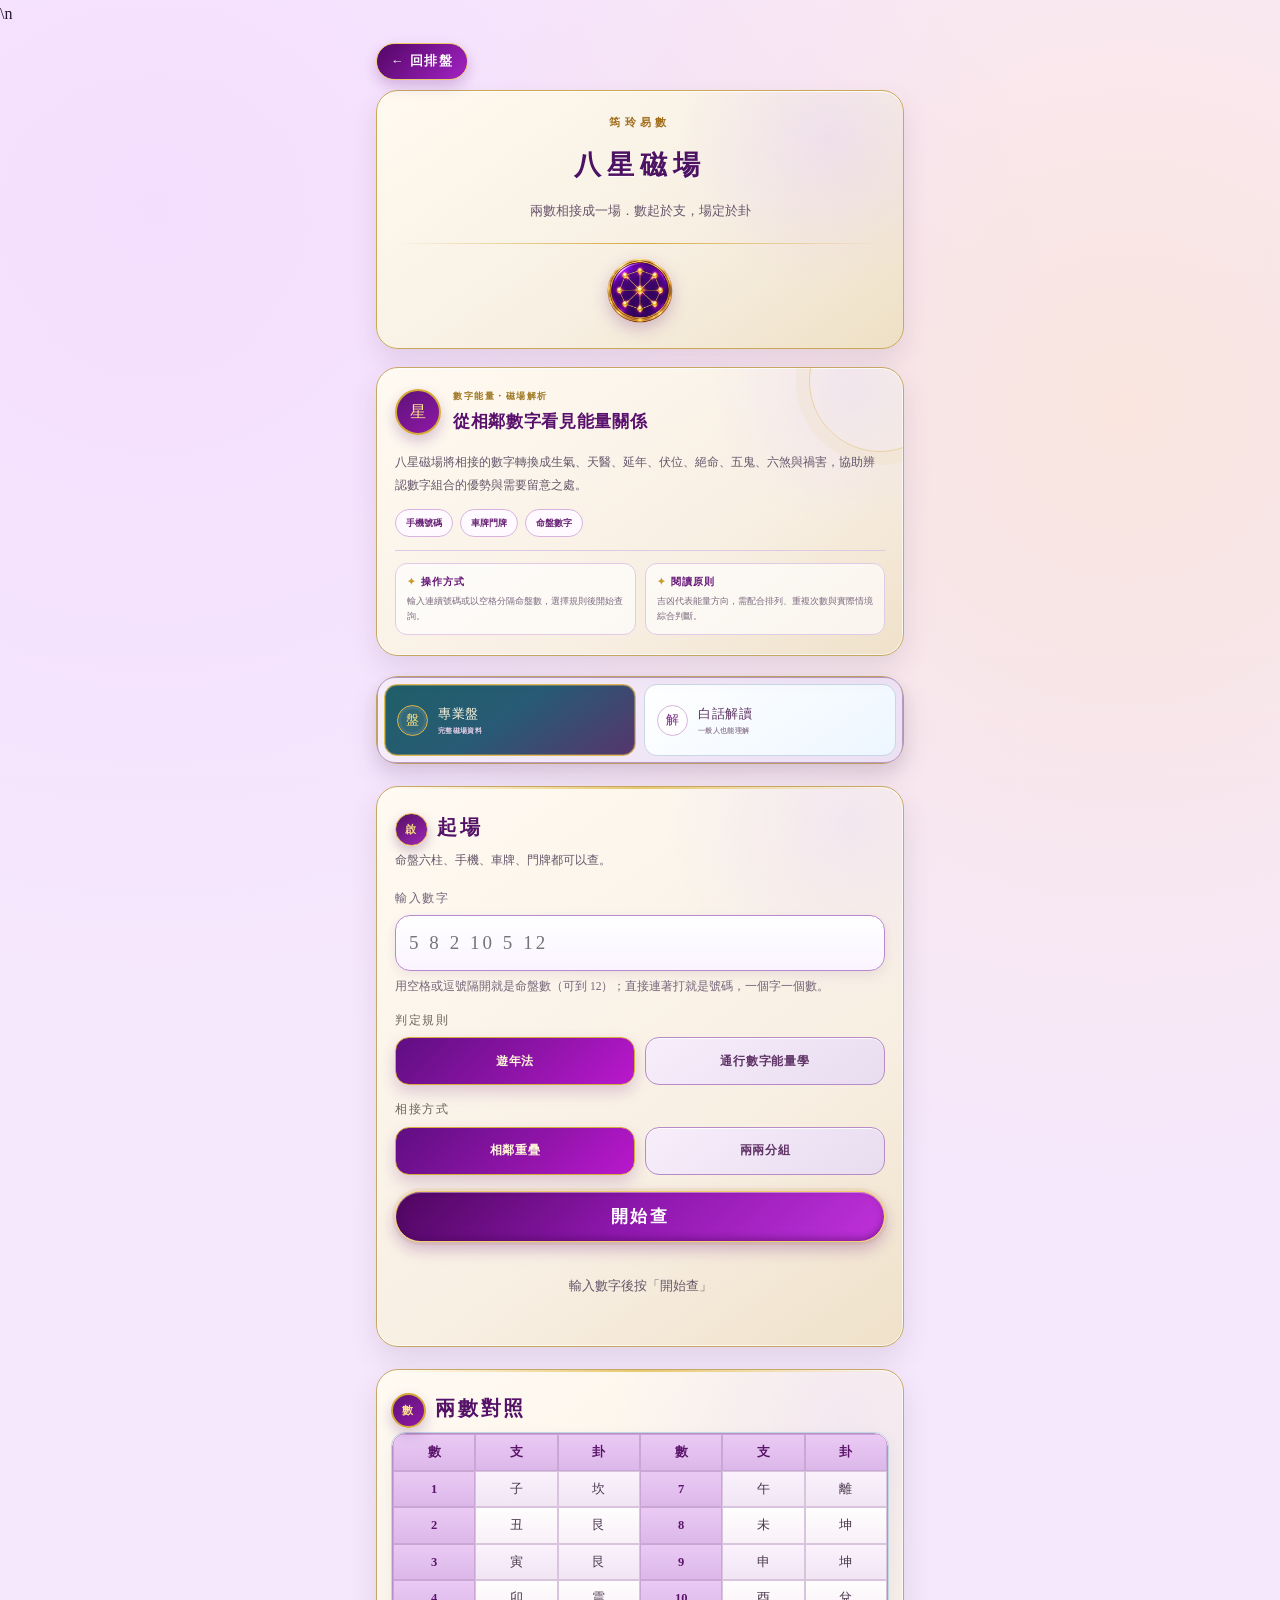
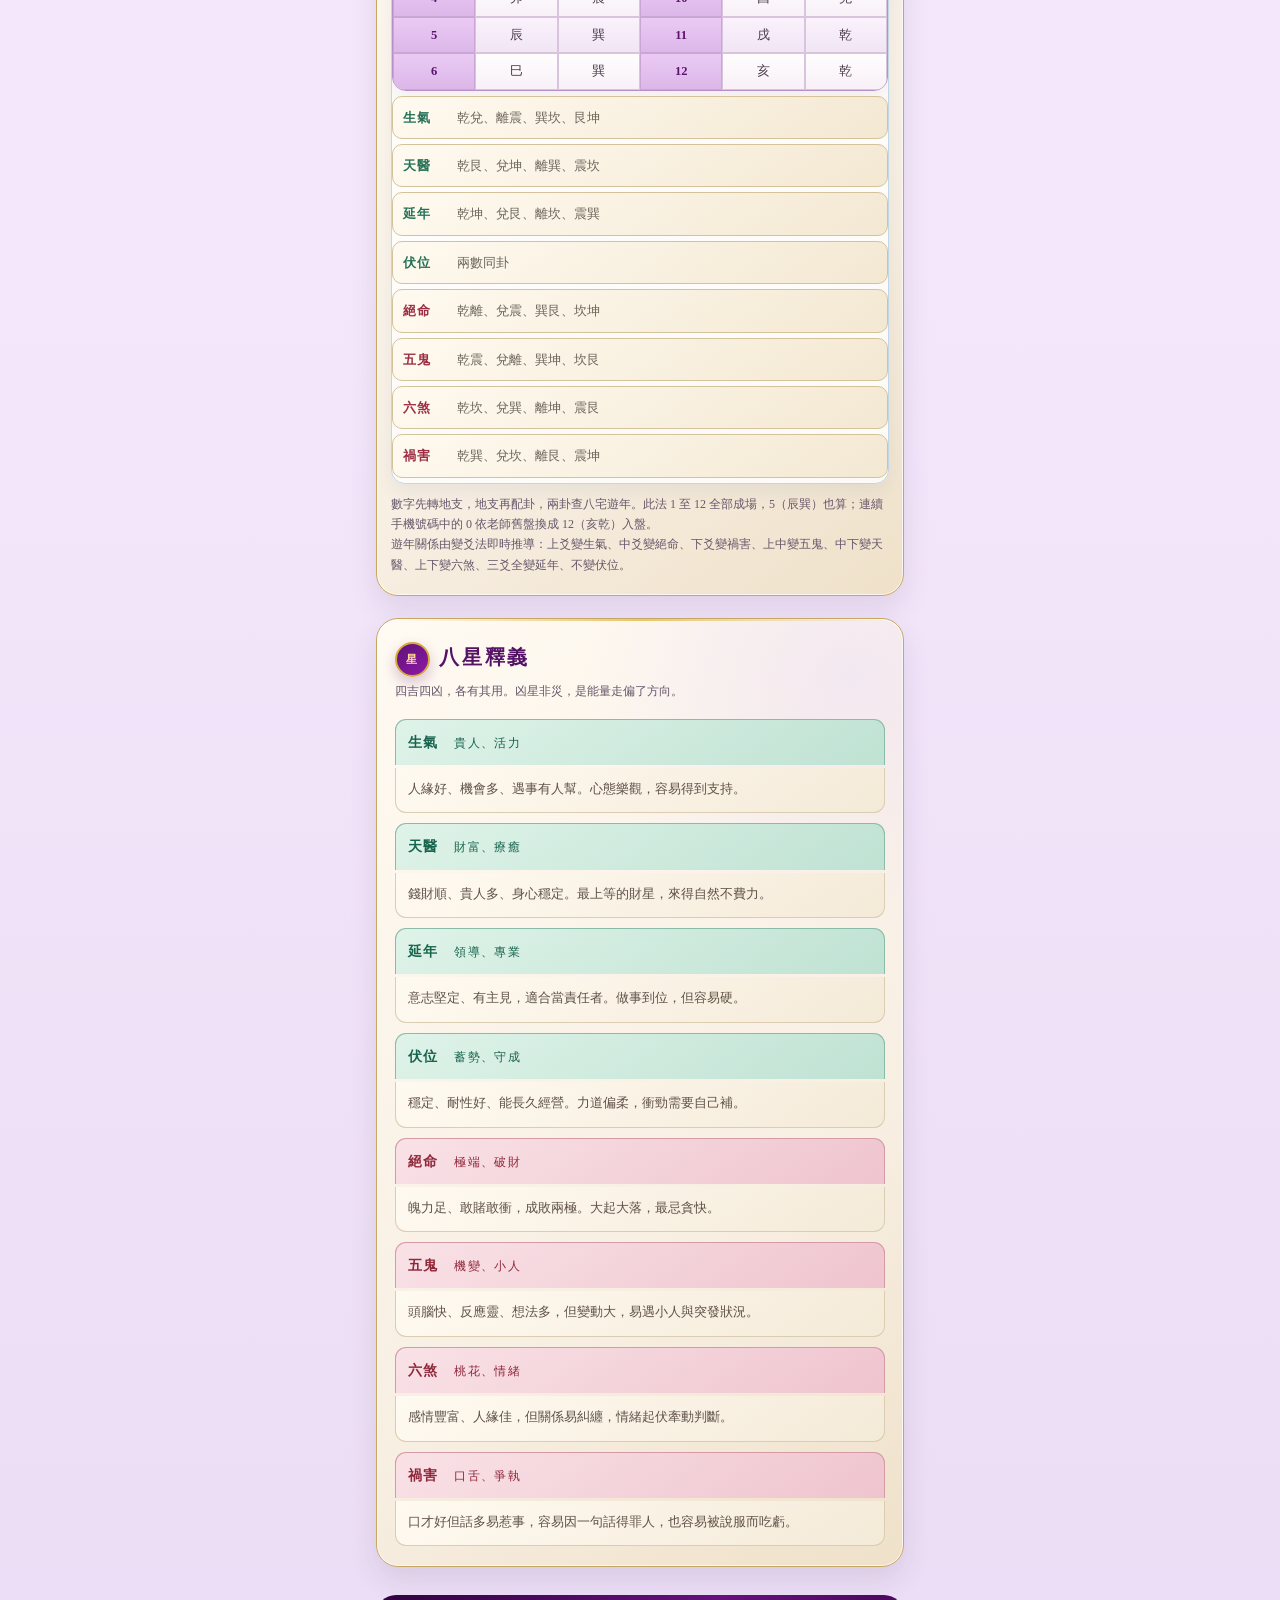
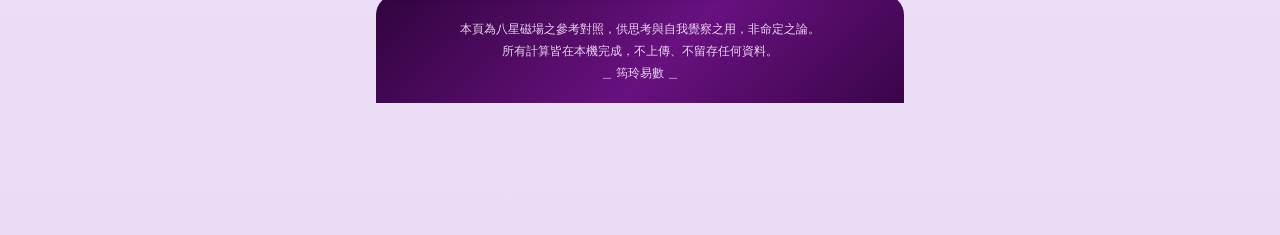
<file: bxcc.html>
<!DOCTYPE html>
<html lang="zh-Hant-TW">
<head>
<meta charset="utf-8">
<meta name="viewport" content="width=device-width,initial-scale=1,viewport-fit=cover">
<meta name="robots" content="noindex,nofollow,noarchive,nosnippet">
<meta name="referrer" content="no-referrer">
<meta name="theme-color" content="#8C2F26">
<title>八星磁場 · 筠玲易數</title>
<style>
:root{
  --paper:#F2EAD9; --paper2:#F7F1E4; --ink:#241E19; --ink2:#6B6259;
  --seal:#8C2F26; --gold:#C9A227; --line:#D8C9A8; --jade:#2F6B4F;
}
*{box-sizing:border-box}
html,body{margin:0;padding:0}
body{
  background:var(--paper);
  color:var(--ink);
  font-family:"Noto Serif TC","Songti TC","Times New Roman",serif;
  line-height:1.8;
  -webkit-text-size-adjust:100%;
  padding:0 0 60px;
}
.wrap{max-width:520px;margin:0 auto;padding:0 18px}

.back{display:inline-block;margin:18px 0 0;font-size:12.5px;letter-spacing:.12em;
  color:var(--seal);text-decoration:none;border-bottom:1px solid var(--line);padding-bottom:2px}
.back:focus-visible{outline:2px solid var(--gold);outline-offset:3px}

header{padding:22px 0 24px;text-align:center}
.eyebrow{font-size:11px;letter-spacing:.4em;color:var(--seal);margin:0 0 8px}
h1{font-size:27px;letter-spacing:.22em;margin:0 0 10px;font-weight:700}
.sub{font-size:13px;color:var(--ink2);margin:0}
.rule{height:1px;border:0;margin:20px 0 0;
  background:linear-gradient(90deg,rgba(201,162,39,0),var(--gold),rgba(201,162,39,0))}

.card{background:var(--paper2);border:1px solid var(--line);border-radius:5px;
  padding:20px 18px;margin:22px 0}
.card h2{font-size:15px;letter-spacing:.18em;margin:0 0 4px;color:var(--seal)}
.card .hint{font-size:12px;color:var(--ink2);margin:0 0 16px}

label{display:block;font-size:12px;letter-spacing:.14em;color:var(--ink2);margin:0 0 6px}
.fieldnote{font-size:11.5px;color:var(--ink2);margin:6px 0 0;line-height:1.6}
input[type=text]{width:100%;padding:12px 13px;font-size:19px;letter-spacing:.16em;
  font-family:inherit;color:var(--ink);background:#fff;
  border:1px solid var(--line);border-radius:4px}
input[type=text]:focus{outline:2px solid var(--gold);outline-offset:1px;border-color:var(--gold)}
.btn{display:block;width:100%;margin-top:16px;padding:13px;border:0;border-radius:4px;
  background:var(--seal);color:var(--paper);font-family:inherit;font-size:15px;
  letter-spacing:.18em;cursor:pointer}
.btn:hover{background:#75261E}
.btn:focus-visible{outline:2px solid var(--gold);outline-offset:2px}

.switch{margin-top:14px}
.switch > span{display:block;font-size:12px;letter-spacing:.14em;color:var(--ink2);margin:0 0 6px}
.modes{display:flex;gap:8px}
.modes button{flex:1;padding:9px 4px;font-family:inherit;font-size:12px;letter-spacing:.06em;
  background:transparent;color:var(--ink2);border:1px solid var(--line);border-radius:4px;cursor:pointer}
.modes button[aria-pressed=true]{background:var(--seal);color:var(--paper);border-color:var(--seal)}
.modes button:focus-visible{outline:2px solid var(--gold);outline-offset:2px}

.flag{margin-top:14px;padding:10px 12px;border-left:3px solid var(--gold);
  background:#F0E8D4;font-size:12px;color:var(--ink2);line-height:1.7}
.flag b{color:var(--seal)}

#out{margin-top:18px}
.pair{display:flex;align-items:flex-start;gap:12px;padding:11px 0;border-bottom:1px solid var(--line)}
.pair:last-child{border-bottom:0}
.num{font-size:20px;letter-spacing:.06em;min-width:62px;color:var(--ink);white-space:nowrap}
.num small{display:block;font-size:11px;color:var(--ink2);letter-spacing:.04em;line-height:1.5}
.star{font-size:16px;letter-spacing:.1em;min-width:44px;font-weight:700}
.star.ji{color:var(--jade)}
.star.xiong{color:var(--seal)}
.desc{font-size:12.5px;color:var(--ink2);line-height:1.6}
.tally{margin-top:16px;padding-top:14px;border-top:1px solid var(--line);font-size:13px}
.tally b{color:var(--seal)}
.empty{font-size:13px;color:var(--ink2);text-align:center;padding:14px 0}
table{width:100%;border-collapse:collapse;font-size:12.5px;table-layout:fixed}
th,td{border:1px solid var(--line);padding:6px 2px;text-align:center}
th{background:#EFE5CE;color:var(--seal);font-weight:700}
td.ji{color:var(--jade)}
td.xiong{color:var(--seal)}
td.self{color:var(--ink2);background:#F0E8D4}
.legend{font-size:12px;color:var(--ink2);margin:10px 0 0;line-height:1.7}

.pairs-list{margin:0;padding:0;list-style:none}
.pairs-list li{display:flex;gap:10px;padding:7px 0;border-bottom:1px solid var(--line);font-size:13px}
.pairs-list li:last-child{border-bottom:0}
.pairs-list .nm{min-width:44px;font-weight:700;letter-spacing:.08em}
.pairs-list .nm.ji{color:var(--jade)}
.pairs-list .nm.xiong{color:var(--seal)}
.pairs-list .gp{color:var(--ink2)}

dl{margin:0}
dt{font-size:14px;font-weight:700;letter-spacing:.1em;margin:14px 0 3px}
dt.ji{color:var(--jade)}
dt.xiong{color:var(--seal)}
dd{margin:0;font-size:12.5px;color:var(--ink2)}

footer{text-align:center;font-size:11.5px;color:var(--ink2);padding:26px 18px 0;line-height:1.9}

/* 2026-09-22 老師確認：手機號碼整組固定列出，不使用左右滑動 */
.bx-chain-card{margin:18px 0 14px;padding:16px 12px 14px;border:1.5px solid #c9a24a;border-radius:20px;background:linear-gradient(145deg,#fffaf0,#f3e4bf);box-shadow:0 10px 24px rgba(93,64,24,.14),inset 0 1px 0 #fff}
.bx-chain-title{display:flex;align-items:flex-end;justify-content:space-between;gap:8px;margin-bottom:10px}
.bx-chain-title b{color:#5d166b;font-size:16px;letter-spacing:.06em}
.bx-chain-title span{color:#8a735b;font-size:10px;text-align:right}
.bx-seq-stage{position:relative;padding-top:28px}
.bx-seq-line{position:absolute;left:4%;right:4%;top:54px;height:2px;background:linear-gradient(90deg,#cba54e,#9c7c38,#cba54e);z-index:0}
.bx-seq-stars{position:absolute;left:0;right:0;top:0;height:26px}
.bx-seq-star{position:absolute;transform:translateX(-50%);padding:2px 4px;border-radius:999px;background:#fffaf2;font-size:9.5px;line-height:1.2;font-weight:800;white-space:nowrap;box-shadow:0 2px 6px rgba(70,45,24,.08)}
.bx-seq-star.ji{color:#26704f;border:1px solid rgba(38,112,79,.22)}
.bx-seq-star.xiong{color:#a12b32;border:1px solid rgba(161,43,50,.22)}
.bx-seq-numbers{position:relative;z-index:2;display:grid;gap:3px;align-items:stretch}
.bx-seq-node{min-width:0;min-height:58px;display:grid;place-items:center;align-content:center;padding:5px 1px;border:1.2px solid #c69b43;border-radius:10px;background:linear-gradient(145deg,#fffdf7,#f2ead7);box-shadow:inset 0 0 0 1px rgba(255,255,255,.8),0 3px 8px rgba(76,57,31,.09)}
.bx-seq-node strong{font-size:20px;line-height:1;color:#221d1b}
.bx-seq-node small{margin-top:5px;font-size:8px;line-height:1;color:#7f6c58;white-space:nowrap}
.bx-seq-node em{margin-top:3px;font-style:normal;font-size:7px;line-height:1;color:#9b2f4d;white-space:nowrap}
.bx-chain-note{margin:10px 0 0;color:#786654;font-size:11px;line-height:1.75}
.bx-detail{margin-top:14px;border-top:1px solid #dcc89b;padding-top:10px}
.bx-detail summary{cursor:pointer;color:#5c1d69;font-weight:800;font-size:13px;letter-spacing:.06em;padding:6px 0}
@media(max-width:390px){
  .bx-chain-card{padding:14px 8px 12px}
  .bx-chain-title{align-items:flex-start}
  .bx-chain-title b{font-size:15px}
  .bx-chain-title span{font-size:9px;max-width:120px}
  .bx-seq-stage{padding-top:27px}
  .bx-seq-line{top:51px}
  .bx-seq-star{font-size:8.5px;padding:2px 3px}
  .bx-seq-numbers{gap:2px}
  .bx-seq-node{min-height:54px;border-radius:9px}
  .bx-seq-node strong{font-size:18px}
  .bx-seq-node small{font-size:7px}
  .bx-seq-node em{font-size:6px}
}
</style>
<link rel="stylesheet" href="theme-v3.css?v=1">
<link rel="stylesheet" href="inner-theme-v4.css?v=annual-premium-v1">
<link rel="stylesheet" href="master-upgrade-20260922.css?v=award-ux-20260923-1">\n</head>
<body class="jl-page jl-page-bxcc">
<div class="wrap">

<a class="back" href="./index.html">← 回排盤</a>

<header>
  <p class="eyebrow">筠玲易數</p>
  <h1>八星磁場</h1>
  <p class="sub">兩數相接成一場．數起於支，場定於卦</p>
  <hr class="rule">
</header>

<section class="bx-guide" aria-label="八星磁場說明">
  <div class="bx-guide-head"><span>星</span><div><small>數字能量・磁場解析</small><h2>從相鄰數字看見能量關係</h2></div></div>
  <p>八星磁場將相接的數字轉換成生氣、天醫、延年、伏位、絕命、五鬼、六煞與禍害，協助辨認數字組合的優勢與需要留意之處。</p>
  <div class="bx-guide-tags"><span>手機號碼</span><span>車牌門牌</span><span>命盤數字</span></div>
  <div class="bx-guide-foot"><div><b>操作方式</b>輸入連續號碼或以空格分隔命盤數，選擇規則後開始查詢。</div><div><b>閱讀原則</b>吉凶代表能量方向，需配合排列、重複次數與實際情境綜合判斷。</div></div>
</section>

<section id="jli-reading" aria-label="八星磁場閱讀方式">
  <div class="jli-reading-tabs" role="tablist">
    <button type="button" class="on" data-jli-reading="chart" aria-selected="true"><i>盤</i><span>專業盤<small>完整磁場資料</small></span></button>
    <button type="button" data-jli-reading="plain" aria-selected="false"><i>解</i><span>白話解讀<small>一般人也能理解</small></span></button>
  </div>
  <div class="jli-reading-body" hidden>
    <div class="jli-reading-title"><span>星</span><div><small>一般客戶閱讀模式</small><h2>把八星磁場轉成生活中的能量提醒</h2></div></div>
    <p id="jli-reading-lead">專業盤保留兩數成場與八星名稱；白話模式則說明這組數字常見的優勢、可能過度使用的地方，以及在工作、人際與選號上的應用方向。</p>
    <div class="jli-reading-points">
      <article><b><em>01</em>主要磁場</b><p>先看反覆出現的八星，辨認號碼最明顯的能量。</p></article>
      <article><b><em>02</em>組合影響</b><p>再看相鄰排列與重複次數，避免只憑單一吉凶判斷。</p></article>
      <article><b><em>03</em>生活應用</b><p>轉成工作、人際、財務及情緒管理可以理解的提醒。</p></article>
    </div>
    <div class="jli-pro-preview">
      <div class="jli-pro-lock">鎖</div><div><small>PROFESSIONAL REPORT</small><h3>完整專業版解讀</h3><p>專業版將提供主要磁場比例、連續組合、優勢風險及老師的號碼使用建議。</p></div>
      <div class="jli-pro-tags"><span>磁場比例</span><span>連續組合</span><span>財運事業</span><span>人際感情</span><span>選號建議</span></div>
      <button type="button" disabled>專業版・即將開放</button>
    </div>
    <p class="jli-reading-note">數字磁場內容適合自我理解與生活規劃參考，不應作為醫療、法律及投資決策的唯一依據。</p>
  </div>
</section>

<section class="card bx-input-card">
  <h2>起場</h2>
  <p class="hint">命盤六柱、手機、車牌、門牌都可以查。</p>

  <label for="num">輸入數字</label>
  <input type="text" id="num" inputmode="numeric" autocomplete="off" placeholder="5 8 2 10 5 12">
  <p class="fieldnote">用空格或逗號隔開就是命盤數（可到 12）；直接連著打就是號碼，一個字一個數。</p>

  <div class="switch">
    <span>判定規則</span>
    <div class="modes" role="group" aria-label="判定規則">
      <button type="button" id="r1" aria-pressed="true">遊年法</button>
      <button type="button" id="r2" aria-pressed="false">通行數字能量學</button>
    </div>
  </div>

  <div class="switch">
    <span>相接方式</span>
    <div class="modes" role="group" aria-label="相接方式">
      <button type="button" id="p1" aria-pressed="true">相鄰重疊</button>
      <button type="button" id="p2" aria-pressed="false">兩兩分組</button>
    </div>
  </div>

  <button class="btn" type="button" id="go">開始查</button>
  <div id="out"><p class="empty">輸入數字後按「開始查」</p></div>
</section>

<section class="card bx-grid-card">
  <h2>兩數對照</h2>
  <div id="grid"></div>
  <p class="legend" id="gridnote"></p>
</section>

<section class="card bx-dict-card">
  <h2>八星釋義</h2>
  <p class="hint">四吉四凶，各有其用。凶星非災，是能量走偏了方向。</p>
  <dl id="dict"></dl>
</section>

<footer>
  本頁為八星磁場之參考對照，供思考與自我覺察之用，非命定之論。<br>
  所有計算皆在本機完成，不上傳、不留存任何資料。<br>
  ＿ 筠玲易數 ＿
</footer>

</div>

<script src="traditional-zh.js?v=traditional-v1"></script>
<script>
(function(){
'use strict';

/* ─────────── 八星 ─────────── */
var STAR = {
  '生氣':{t:'ji', s:'貴人、活力', d:'人緣好、機會多、遇事有人幫。心態樂觀，容易得到支持。'},
  '天醫':{t:'ji', s:'財富、療癒', d:'錢財順、貴人多、身心穩定。最上等的財星，來得自然不費力。'},
  '延年':{t:'ji', s:'領導、專業', d:'意志堅定、有主見，適合當責任者。做事到位，但容易硬。'},
  '伏位':{t:'ji', s:'蓄勢、守成', d:'穩定、耐性好、能長久經營。力道偏柔，衝勁需要自己補。'},
  '絕命':{t:'xiong', s:'極端、破財', d:'魄力足、敢賭敢衝，成敗兩極。大起大落，最忌貪快。'},
  '五鬼':{t:'xiong', s:'機變、小人', d:'頭腦快、反應靈、想法多，但變動大，易遇小人與突發狀況。'},
  '六煞':{t:'xiong', s:'桃花、情緒', d:'感情豐富、人緣佳，但關係易糾纏，情緒起伏牽動判斷。'},
  '禍害':{t:'xiong', s:'口舌、爭執', d:'口才好但話多易惹事，容易因一句話得罪人，也容易被說服而吃虧。'}
};
var ORDER = ['生氣','天醫','延年','伏位','絕命','五鬼','六煞','禍害'];

/* ─────────── 規則一：遊年法 ───────────
   數字 → 地支 → 八卦 → 八宅遊年
   1子坎 2丑艮 3寅艮 4卯震 5辰巽 6巳巽
   7午離 8未坤 9申坤 10酉兌 11戌乾 12亥乾           */
var ZHI  = ['','子','丑','寅','卯','辰','巳','午','未','申','酉','戌','亥'];
var GUA  = ['','坎','艮','艮','震','巽','巽','離','坤','坤','兌','乾','乾'];

/* 八卦爻線，由上而下：1 陽、0 陰 */
var YAO = {
  '乾':'111', '兌':'011', '離':'101', '震':'001',
  '巽':'110', '坎':'010', '艮':'100', '坤':'000'
};

/* ---------------------------------------------------------
   八宅遊年：用「變爻法」推導，不寫死對照表。
   兩卦逐爻比對，變動的爻位決定遊年：
     不變     伏位      上爻變   生氣
     中爻變   絕命      下爻變   禍害
     上中變   五鬼      中下變   天醫
     上下變   六煞      三爻全變 延年

   2026-08-08 修正：原本寫死的對照表，絕命與六煞有四組寫顛倒
     艮震・兌巽  原標絕命 → 應為六煞
     艮巽・兌震  原標六煞 → 應為絕命
   受影響的數字組合：2-4、3-4、5-10、6-10（絕命→六煞）
                    2-5、2-6、3-5、3-6、4-10（六煞→絕命）
   改為推導後，乾宮八關係 8/8 與傳統相符，28 組關係對稱。
   --------------------------------------------------------- */
var RULE = {
  '000':'伏位', '100':'生氣', '010':'絕命', '001':'禍害',
  '110':'五鬼', '011':'天醫', '101':'六煞', '111':'延年'
};
var BAGUA = ['乾','兌','離','震','巽','坎','艮','坤'];

var YOUNIAN = {};
(function(){
  for (var i = 0; i < BAGUA.length; i++){
    for (var j = 0; j < BAGUA.length; j++){
      var a = YAO[BAGUA[i]], b = YAO[BAGUA[j]], x = '';
      for (var k = 0; k < 3; k++) x += (a.charAt(k) === b.charAt(k)) ? '0' : '1';
      YOUNIAN[BAGUA[i] + BAGUA[j]] = RULE[x];
    }
  }
})();

/* 由推導結果反組成「每個遊年有哪幾組卦」，供對照表列出 */
var YOUNIAN_GROUPS = {};
(function(){
  var seen = {};
  for (var i = 0; i < BAGUA.length; i++){
    for (var j = 0; j < BAGUA.length; j++){
      if (i === j) continue;
      var a = BAGUA[i], b = BAGUA[j];
      var key = [a, b].sort().join('');
      if (seen[key]) continue;
      seen[key] = 1;
      var name = YOUNIAN[a + b];
      (YOUNIAN_GROUPS[name] = YOUNIAN_GROUPS[name] || []).push([a, b]);
    }
  }
})();

/* ─────────── 規則二：通行數字能量學（1-9，去 5） ─────────── */
var TONGXING = {
  '13':'天醫','31':'天醫','68':'天醫','86':'天醫','49':'天醫','94':'天醫','27':'天醫','72':'天醫',
  '14':'生氣','41':'生氣','67':'生氣','76':'生氣','39':'生氣','93':'生氣','28':'生氣','82':'生氣',
  '19':'延年','91':'延年','78':'延年','87':'延年','34':'延年','43':'延年','26':'延年','62':'延年',
  '11':'伏位','22':'伏位','33':'伏位','44':'伏位','66':'伏位','77':'伏位','88':'伏位','99':'伏位',
  '17':'禍害','71':'禍害','89':'禍害','98':'禍害','46':'禍害','64':'禍害','23':'禍害','32':'禍害',
  '16':'六煞','61':'六煞','47':'六煞','74':'六煞','38':'六煞','83':'六煞','29':'六煞','92':'六煞',
  '18':'五鬼','81':'五鬼','79':'五鬼','97':'五鬼','36':'五鬼','63':'五鬼','24':'五鬼','42':'五鬼',
  '12':'絕命','21':'絕命','69':'絕命','96':'絕命','48':'絕命','84':'絕命','37':'絕命','73':'絕命'
};

/* ─────────── 狀態 ─────────── */
var rule = 'younian';   /* younian | tongxing */
var pairMode = 'overlap'; /* overlap | group */
var out = document.getElementById('out');

function esc(s){
  return String(s).replace(/[&<>]/g, function(c){
    return {'&':'&amp;','<':'&lt;','>':'&gt;'}[c];
  });
}

/* 解析輸入：有分隔符 → 多位數；沒有 → 逐字 */
function parseInput(raw){
  var s = String(raw || '');
  if (/[^0-9]/.test(s.trim())){
    return (s.match(/\d+/g) || []).map(Number);
  }
  return (s.match(/\d/g) || []).map(Number);
}

/* 依規則過濾可成場的數 */
function usable(nums){
  return nums.filter(function(n){
    if (rule === 'younian') return n >= 1 && n <= 12;
    return n >= 1 && n <= 9 && n !== 5;
  });
}

function lookup(a, b){
  if (rule === 'younian'){
    var ga = GUA[a], gb = GUA[b];
    if (!ga || !gb) return null;
    return YOUNIAN[ga + gb] || null;
  }
  return TONGXING[String(a) + String(b)] || null;
}

function makePairs(arr){
  var p = [], i;
  if (pairMode === 'overlap'){
    for (i = 0; i + 1 < arr.length; i++) p.push([arr[i], arr[i+1]]);
  } else {
    for (i = 0; i + 1 < arr.length; i += 2) p.push([arr[i], arr[i+1]]);
  }
  return p;
}

function render(raw){
  var rawText = String(raw || '').trim();
  var all = parseInput(rawText);
  if (all.length < 2){
    out.innerHTML = '<p class="empty">至少要有兩個數字才能相接成場。</p>';
    return;
  }

  /* 老師手機號排法：連續輸入的手機號碼，0 以 12（亥・乾）入盤。
     空格／逗號分隔的命盤數仍維持原本 1～12 規則。 */
  var isPhoneNumber = /^\d+$/.test(rawText);
  var normalized = all.slice();
  if (rule === 'younian' && isPhoneNumber){
    normalized = normalized.map(function(n){ return n === 0 ? 12 : n; });
  }

  var arr = usable(normalized);
  if (arr.length < 2){
    out.innerHTML = '<p class="empty">' + (rule === 'younian'
      ? '可用的數字不足兩個。遊年法取 1 至 12；手機連續號碼中的 0 以 12 入盤。'
      : '扣掉 0 與 5 之後不足兩位，這組號碼不成磁場。') + '</p>';
    return;
  }

  var pairs = makePairs(arr);
  var detailHtml = '', ji = 0, xiong = 0, tally = {};
  var chainStars = [];

  pairs.forEach(function(p){
    var name = lookup(p[0], p[1]);
    if (!name) return;
    var info = STAR[name];
    if (info.t === 'ji') ji++; else xiong++;
    tally[name] = (tally[name] || 0) + 1;
    chainStars.push({name:name, type:info.t});

    var sub = '';
    if (rule === 'younian'){
      sub = '<small>' + ZHI[p[0]] + GUA[p[0]] + '　' + ZHI[p[1]] + GUA[p[1]] + '</small>';
    }
    detailHtml += '<div class="pair">'
          +   '<div class="num">' + esc(p[0] + '－' + p[1]) + sub + '</div>'
          +   '<div class="star ' + info.t + '">' + name + '</div>'
          +   '<div class="desc">' + info.s + '｜' + info.d + '</div>'
          + '</div>';
  });

  if (!detailHtml){
    out.innerHTML = '<p class="empty">這組數字沒有成形的磁場。</p>';
    return;
  }

  var html = '';
  if (pairMode === 'overlap'){
    var n = arr.length;
    var chain = '<div class="bx-chain-card">'
      + '<div class="bx-chain-title"><b>手機號碼磁場排列</b><span>整組固定列出・不需左右移動</span></div>'
      + '<div class="bx-seq-stage">'
      + '<div class="bx-seq-stars">';

    for (var s = 0; s < chainStars.length; s++){
      var pos = ((s + 1) / n) * 100;
      var st = chainStars[s] || {name:'—',type:''};
      chain += '<span class="bx-seq-star ' + st.type + '" style="left:' + pos + '%">' + st.name + '</span>';
    }

    chain += '</div><div class="bx-seq-line"></div>'
      + '<div class="bx-seq-numbers" style="grid-template-columns:repeat(' + n + ',minmax(0,1fr))">';

    for (var i = 0; i < arr.length; i++){
      var rawDigit = (isPhoneNumber && rule === 'younian' && all[i] === 0) ? '0→12' : '';
      chain += '<div class="bx-seq-node">'
            + '<strong>' + arr[i] + '</strong>'
            + '<small>' + (rule === 'younian' ? ((ZHI[arr[i]] || '') + (GUA[arr[i]] || '')) : '') + '</small>'
            + (rawDigit ? '<em>' + rawDigit + '</em>' : '')
            + '</div>';
    }

    chain += '</div></div></div>';
    html += chain;
    html += '<details class="bx-detail"><summary>查看逐組白話解讀</summary>' + detailHtml + '</details>';
  } else {
    html += detailHtml;
  }

  var names = Object.keys(tally).sort(function(a, b){ return tally[b] - tally[a]; });
  var top = names[0];
  var line = '共 <b>' + (ji + xiong) + '</b> 組：吉星 <b>' + ji + '</b>、凶星 <b>' + xiong + '</b>。'
           + '主導磁場為 <b>' + top + '</b>（' + tally[top] + ' 組）。';
  var dropped = normalized.length - arr.length;
  if (dropped > 0){
    line += '<br><span style="color:var(--ink2)">已略去 ' + dropped + ' 個數：'
          + (rule === 'younian' ? '遊年法只取 1 至 12。' : '0 依附前數，5 為連接數，兩者本身不成場。')
          + '</span>';
  }
  out.innerHTML = html + '<div class="tally">' + line + '</div>';
}

/* ─────────── 對照表 ─────────── */
function drawGrid(){
  var g = document.getElementById('grid');
  var note = document.getElementById('gridnote');

  if (rule === 'younian'){
    var h = '<table><tr><th>數</th><th>支</th><th>卦</th><th>數</th><th>支</th><th>卦</th></tr>';
    for (var i = 1; i <= 6; i++){
      var j = i + 6;
      h += '<tr><th>' + i + '</th><td>' + ZHI[i] + '</td><td>' + GUA[i] + '</td>'
         +     '<th>' + j + '</th><td>' + ZHI[j] + '</td><td>' + GUA[j] + '</td></tr>';
    }
    h += '</table>';

    h += '<ul class="pairs-list">';
    ORDER.forEach(function(name){
      if (name === '伏位'){
        h += '<li><span class="nm ji">伏位</span><span class="gp">兩數同卦</span></li>';
        return;
      }
      var groups = (YOUNIAN_GROUPS[name] || []).map(function(p){ return p[0] + p[1]; }).join('、');
      h += '<li><span class="nm ' + STAR[name].t + '">' + name + '</span>'
         + '<span class="gp">' + groups + '</span></li>';
    });
    h += '</ul>';

    g.innerHTML = h;
    note.innerHTML = '數字先轉地支，地支再配卦，兩卦查八宅遊年。'
      + '此法 1 至 12 全部成場，5（辰巽）也算；連續手機號碼中的 0 依老師舊盤換成 12（亥乾）入盤。'
      + '<br>遊年關係由變爻法即時推導：上爻變生氣、中爻變絕命、下爻變禍害、'
      + '上中變五鬼、中下變天醫、上下變六煞、三爻全變延年、不變伏位。';
    return;
  }

  var ns = [1,2,3,4,6,7,8,9];
  var t = '<table><tr><th></th>';
  ns.forEach(function(n){ t += '<th>' + n + '</th>'; });
  t += '</tr>';
  ns.forEach(function(a){
    t += '<tr><th>' + a + '</th>';
    ns.forEach(function(b){
      var name = TONGXING[String(a) + String(b)];
      var cls = (a === b) ? 'self' : STAR[name].t;
      t += '<td class="' + cls + '">' + name + '</td>';
    });
    t += '</tr>';
  });
  t += '</table>';
  g.innerHTML = t;
  note.innerHTML = '坊間通行的數字能量學，取 1 至 9，5 為連接數不成場，0 依附前數。'
    + '<br>此法與老師排盤上的標示不同，僅供比對。';
}

/* ─────────── 事件 ─────────── */
function refresh(){
  drawGrid();
  var v = document.getElementById('num').value;
  if (parseInput(v).length >= 2) render(v);
}

function setRule(r){
  rule = r;
  document.getElementById('r1').setAttribute('aria-pressed', r === 'younian');
  document.getElementById('r2').setAttribute('aria-pressed', r === 'tongxing');
  refresh();
}
function setPair(p){
  pairMode = p;
  document.getElementById('p1').setAttribute('aria-pressed', p === 'overlap');
  document.getElementById('p2').setAttribute('aria-pressed', p === 'group');
  var v = document.getElementById('num').value;
  if (parseInput(v).length >= 2) render(v);
}

document.getElementById('r1').addEventListener('click', function(){ setRule('younian'); });
document.getElementById('r2').addEventListener('click', function(){ setRule('tongxing'); });
document.getElementById('p1').addEventListener('click', function(){ setPair('overlap'); });
document.getElementById('p2').addEventListener('click', function(){ setPair('group'); });
document.getElementById('go').addEventListener('click', function(){
  render(document.getElementById('num').value);
});
document.getElementById('num').addEventListener('keydown', function(e){
  if (e.key === 'Enter'){ e.preventDefault(); render(this.value); }
});

/* 八星釋義 */
(function(){
  var h = '';
  ORDER.forEach(function(n){
    var s = STAR[n];
    h += '<dt class="' + s.t + '">' + n
       + '　<span style="font-size:12px;font-weight:400">' + s.s + '</span></dt>'
       + '<dd>' + s.d + '</dd>';
  });
  document.getElementById('dict').innerHTML = h;
})();

drawGrid();

})();
</script>
<script>
(function(){
  var panel=document.getElementById('jli-reading');
  if(!panel) return;
  var body=panel.querySelector('.jli-reading-body');
  panel.querySelectorAll('[data-jli-reading]').forEach(function(btn){
    btn.addEventListener('click',function(){
      var plain=btn.getAttribute('data-jli-reading')==='plain';
      panel.querySelectorAll('[data-jli-reading]').forEach(function(item){
        var active=item===btn; item.classList.toggle('on',active); item.setAttribute('aria-selected',active?'true':'false');
      });
      body.hidden=!plain;
      (plain ? panel : document.querySelector('section.card')).scrollIntoView({behavior:'smooth',block:'start'});
    });
  });
})();
</script>
<script src="quick-nav.js?v=taohua-v23"></script>
<script defer src="https://jacky95188888.github.io/-/tool-analytics-client.js?v=20261016" data-tool="n7k2-jl9x"></script>
</body>
</html>
</file>
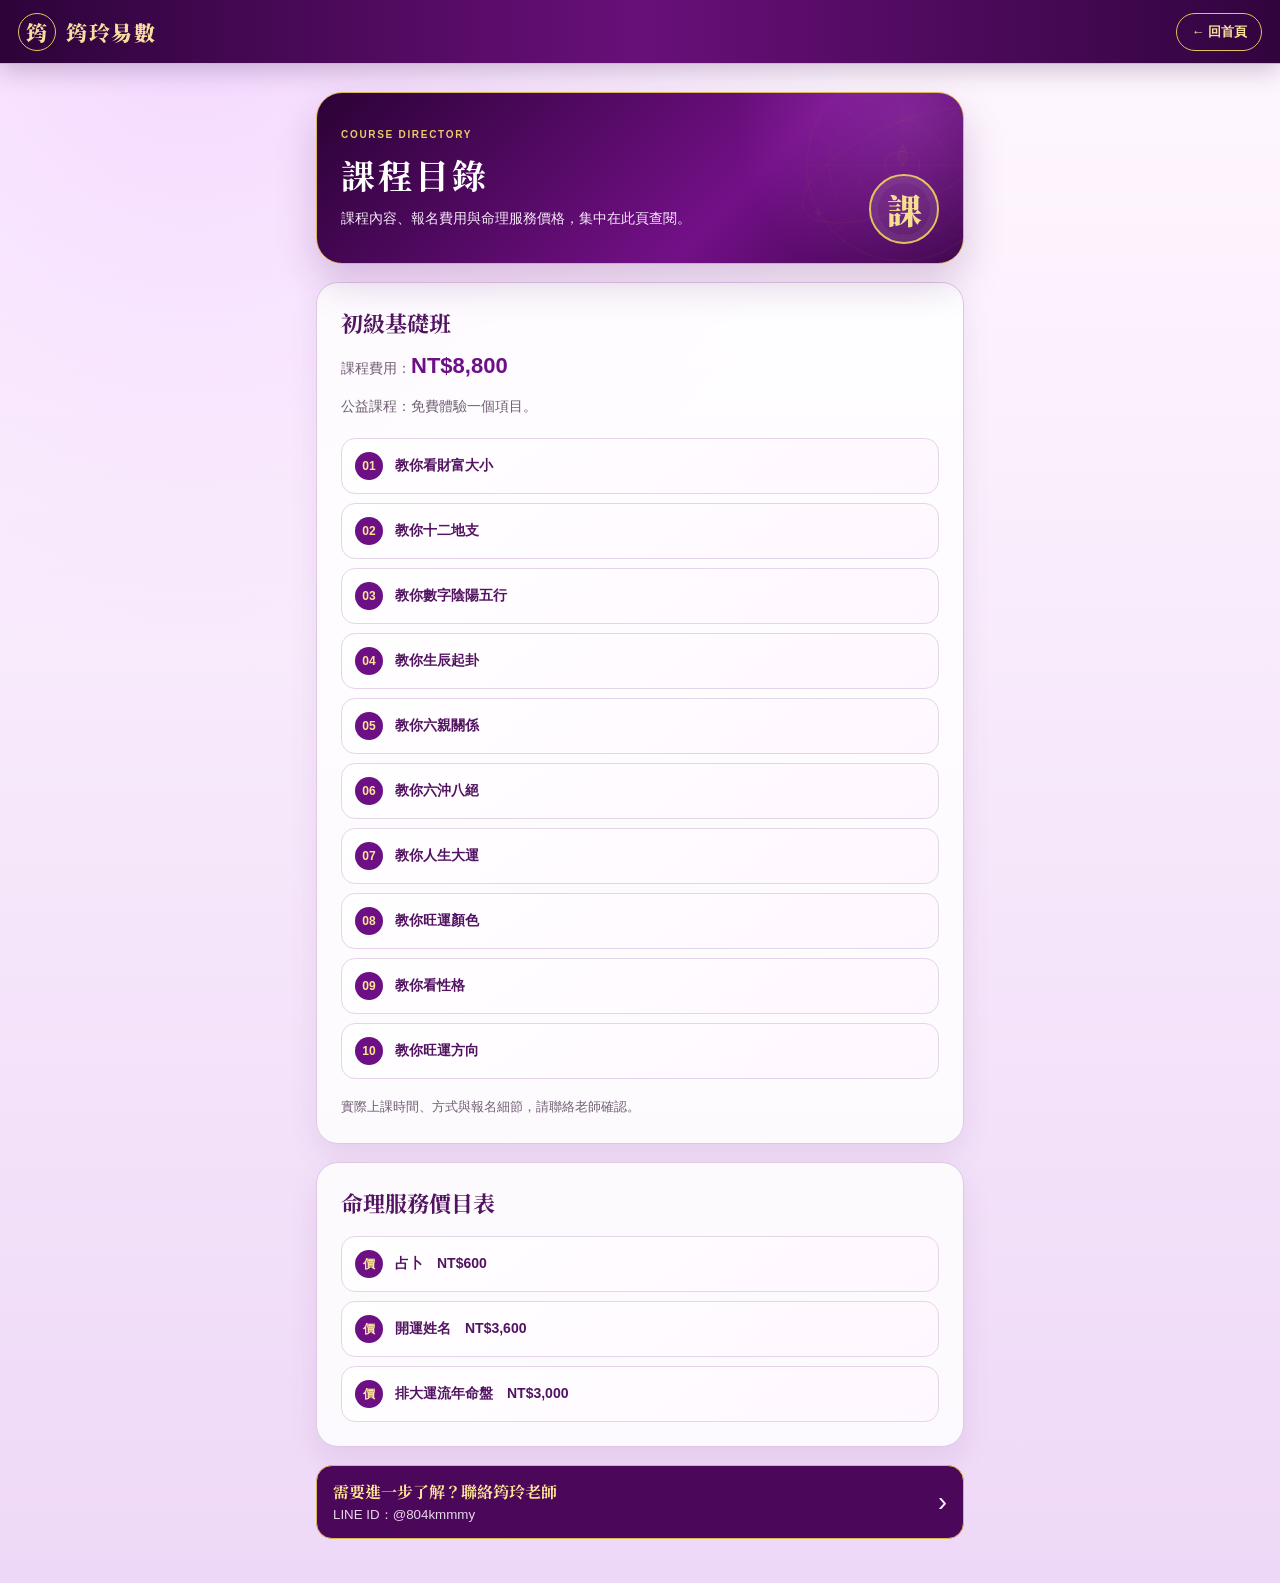
<file: courses.html>
<!doctype html>
<html lang="zh-Hant">
<head>
<meta charset="utf-8">
<meta name="viewport" content="width=device-width,initial-scale=1,viewport-fit=cover">
<title>課程目錄｜筠玲易數</title>
<link rel="preconnect" href="https://fonts.googleapis.com">
<link rel="preconnect" href="https://fonts.gstatic.com" crossorigin>
<link href="https://fonts.googleapis.com/css2?family=Noto+Serif+TC:wght@600;700;900&display=swap" rel="stylesheet">
<style>
:root{--deep:#33043f;--purple:#6d1086;--gold:#dfbd59;--paper:#fff9ff;--ink:#521361}
*{box-sizing:border-box;-webkit-tap-highlight-color:transparent}
body{margin:0;min-height:100vh;background:radial-gradient(circle at 15% 0,#f4d8ff,transparent 34%),linear-gradient(180deg,#fff8ff,#eed8f7);color:var(--ink);font-family:-apple-system,"PingFang TC","Noto Sans TC",sans-serif}
.top{height:64px;display:flex;align-items:center;justify-content:space-between;padding:0 18px;background:linear-gradient(90deg,#2d0339,#681079,#31043e);border-bottom:1px solid #e2bf5b;box-shadow:0 8px 24px #31043e35}
.brand{display:flex;align-items:center;gap:10px;color:#f6dda0;text-decoration:none;font-family:"Noto Serif TC",serif;font-size:21px;font-weight:900;letter-spacing:.08em}
.brand i{width:38px;height:38px;display:grid;place-items:center;border:1.5px solid #e5c45e;border-radius:50%;font-style:normal}
.back{padding:9px 14px;border:1px solid #e2c05c;border-radius:999px;color:#f8e29e;text-decoration:none;font-size:13px;font-weight:800}
main{width:min(680px,100%);margin:0 auto;padding:28px 16px 44px}
.hero{position:relative;overflow:hidden;padding:31px 24px;border:1px solid #dcb85b;border-radius:26px;background:radial-gradient(circle at 92% 15%,#bd52d958,transparent 29%),url("assets/celestial-orbit.svg") 118% -58px/260px auto no-repeat,linear-gradient(135deg,#2b0236,#731087 64%,#3a0448);color:#fff;box-shadow:0 18px 42px #4b075d32}
.hero small{color:#e9ca6b;font-size:10px;font-weight:900;letter-spacing:.17em}
.hero h1{margin:8px 0 6px;font-family:"Noto Serif TC",serif;font-size:34px;letter-spacing:.09em}
.hero p{max-width:470px;margin:0;color:#f7eafa;font-size:14px;line-height:1.9}
.mark{position:absolute;right:24px;bottom:19px;width:70px;height:70px;display:grid;place-items:center;border:2px solid #e2c15e;border-radius:50%;background:#ffffff13;color:#f6df91;font-family:"Noto Serif TC",serif;font-size:35px;font-weight:900;box-shadow:inset 0 0 0 7px #ffffff0b}
.pending{margin-top:18px;padding:24px;border:1px solid #dfc7e5;border-radius:22px;background:rgba(255,255,255,.85);box-shadow:0 12px 30px #5f126b16}
.pending h2{margin:0 0 8px;font-family:"Noto Serif TC",serif;font-size:22px}
.pending>p{margin:0;color:#715f74;font-size:14px;line-height:1.85}
.list{display:grid;gap:9px;margin-top:18px}
.item{display:flex;align-items:center;gap:12px;padding:13px;border:1px solid #e5d5e8;border-radius:14px;background:linear-gradient(145deg,#fff,#fff7ff)}
.item b{width:28px;height:28px;display:grid;place-items:center;border-radius:50%;background:#6d1086;color:#ffe695;font-size:12px}
.item span{font-size:14px;font-weight:800}
.contact{display:flex;align-items:center;justify-content:space-between;gap:12px;margin-top:18px;padding:14px 16px;border:1px solid #dab95a;border-radius:16px;background:#4b075a;color:#fff2ff;text-decoration:none}
.contact strong{display:block;color:#ffe595;font-family:"Noto Serif TC",serif;font-size:16px}.contact small{display:block;margin-top:3px;color:#e9d7ed}.contact em{font-style:normal;font-size:27px}
@media(max-width:430px){.top{height:58px;padding:0 12px}.brand{font-size:18px}.brand i{width:34px;height:34px}.back{padding:8px 10px;font-size:12px}main{padding:18px 12px 34px}.hero{padding:24px 18px 86px}.hero h1{font-size:29px}.mark{right:18px;bottom:15px;width:58px;height:58px;font-size:29px}.pending{padding:19px 16px}}
</style>
</head>
<body>
<header class="top"><a class="brand" href="index.html"><i>筠</i>筠玲易數</a><a class="back" href="index.html">← 回首頁</a></header>
<main>
<section class="hero"><small>COURSE DIRECTORY</small><h1>課程目錄</h1><p>課程內容、報名費用與命理服務價格，集中在此頁查閱。</p><div class="mark">課</div></section>
<section class="pending"><h2>初級基礎班</h2><p>課程費用：<strong style="color:#6d1086;font-size:22px">NT$8,800</strong></p><p style="margin-top:8px">公益課程：免費體驗一個項目。</p><div class="list">
<div class="item"><b>01</b><span>教你看財富大小</span></div><div class="item"><b>02</b><span>教你十二地支</span></div><div class="item"><b>03</b><span>教你數字陰陽五行</span></div><div class="item"><b>04</b><span>教你生辰起卦</span></div><div class="item"><b>05</b><span>教你六親關係</span></div><div class="item"><b>06</b><span>教你六沖八絕</span></div><div class="item"><b>07</b><span>教你人生大運</span></div><div class="item"><b>08</b><span>教你旺運顏色</span></div><div class="item"><b>09</b><span>教你看性格</span></div><div class="item"><b>10</b><span>教你旺運方向</span></div>
</div><p style="margin-top:16px;color:#715f74;font-size:13px">實際上課時間、方式與報名細節，請聯絡老師確認。</p></section>
<section class="pending"><h2>命理服務價目表</h2><div class="list">
<div class="item"><b>價</b><span>占卜　NT$600</span></div>
<div class="item"><b>價</b><span>開運姓名　NT$3,600</span></div>
<div class="item"><b>價</b><span>排大運流年命盤　NT$3,000</span></div>
</div></section>
<a class="contact" href="https://line.me/ti/p/@804kmmmy"><span><strong>需要進一步了解？聯絡筠玲老師</strong><small>LINE ID：@804kmmmy</small></span><em>›</em></a>
</main>
<script defer src="https://jacky95188888.github.io/-/tool-analytics-client.js?v=20261016" data-tool="n7k2-jl9x"></script>
</body>
</html>
</file>
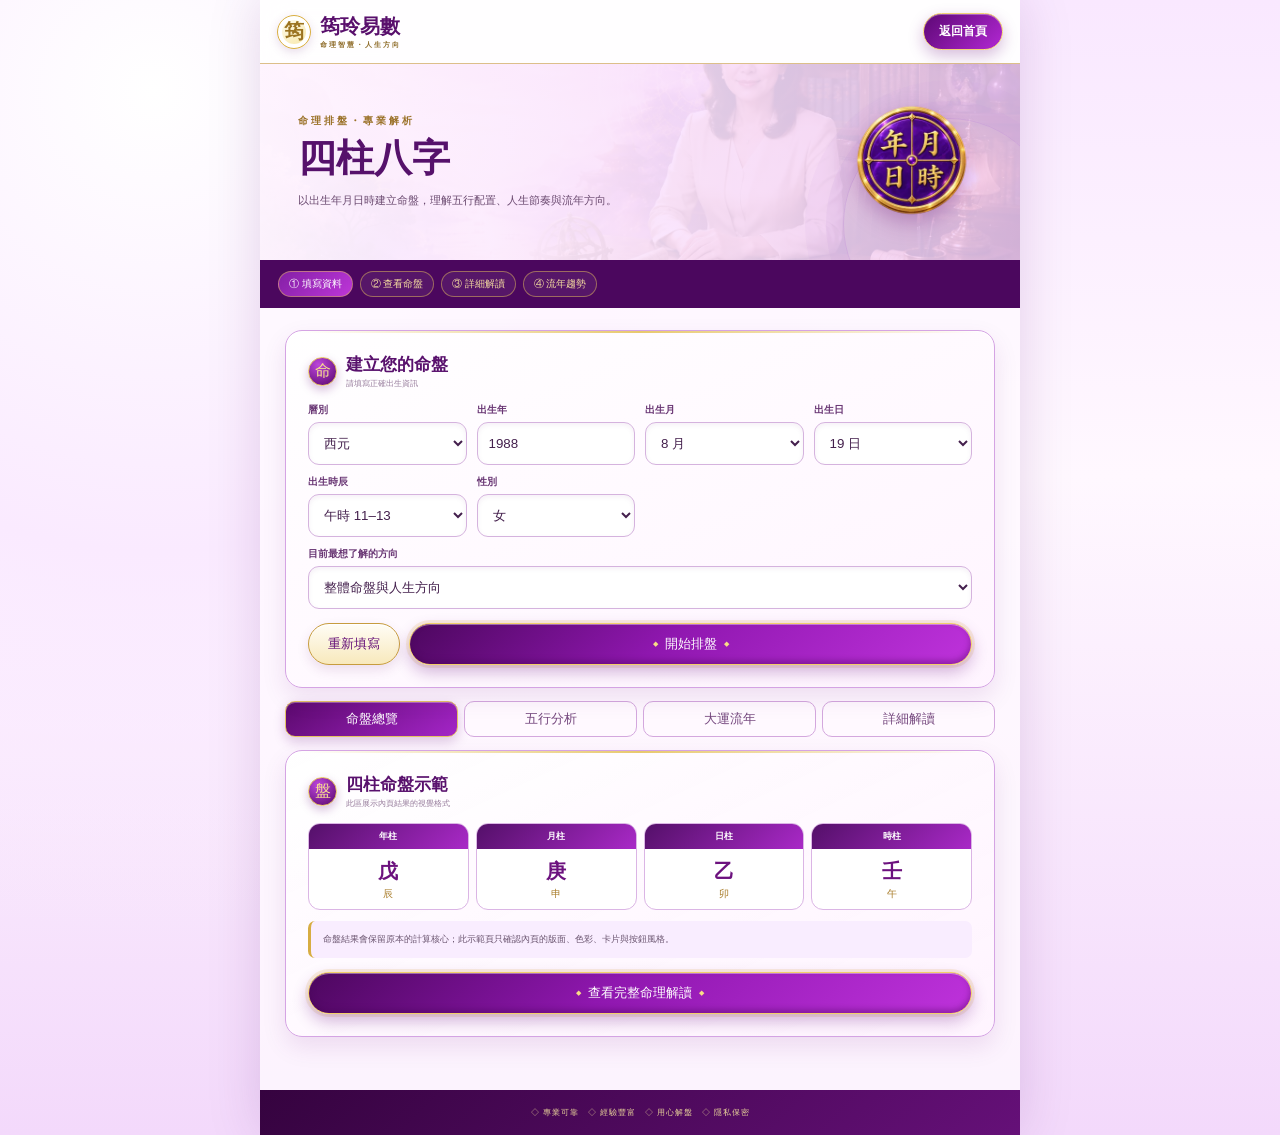
<file: inner-demo.html>
<!doctype html>
<html lang="zh-Hant">
<head>
<meta charset="utf-8">
<meta name="viewport" content="width=device-width,initial-scale=1,viewport-fit=cover">
<title>四柱八字｜筠玲易數內頁示範</title>
<style>
:root{--purple:#651078;--purple2:#a425c7;--deep:#360442;--gold:#d8ae43;--gold2:#f6dc8a;--ink:#38153f;--paper:#fffaff}
*{box-sizing:border-box}body{margin:0;color:var(--ink);font-family:"Noto Serif TC","PingFang TC",serif;background:radial-gradient(circle at 12% 8%,#fff 0,#faeaff 30%,transparent 55%),linear-gradient(180deg,#f9e8ff,#fff8ff 42%,#f3d9fb);min-height:100vh}.page{max-width:760px;margin:auto;overflow:hidden;background:rgba(255,250,255,.78);box-shadow:0 0 50px rgba(83,5,105,.15)}
.topbar{height:64px;padding:0 17px;display:flex;align-items:center;justify-content:space-between;border-bottom:1px solid rgba(192,139,43,.55);background:rgba(255,255,255,.86);backdrop-filter:blur(14px);position:sticky;top:0;z-index:20}.brand{display:flex;align-items:center;gap:9px;color:#59106c;font-weight:900;font-size:20px}.brand-mark{width:34px;height:34px;border:1px solid var(--gold);border-radius:50%;display:grid;place-items:center;color:#9b7320;background:linear-gradient(145deg,#fffef5,#f7e5a3);box-shadow:inset 0 0 0 4px #fff,0 3px 10px #8b4b9733}.brand small{display:block;font-size:7px;letter-spacing:2px;color:#8f6d2a}.home{font:inherit;font-weight:900;font-size:12px;color:#fff;border:1px solid #f1d276;border-radius:999px;padding:9px 15px;background:linear-gradient(135deg,#5d0875,#b228d3);box-shadow:inset 0 1px #ffffff55,0 6px 15px #68107b44;text-decoration:none}
.hero{position:relative;padding:27px 20px 25px;display:grid;grid-template-columns:1fr 92px;align-items:center;overflow:hidden;background:linear-gradient(90deg,rgba(255,246,255,.98),rgba(244,209,255,.84)),url("hero-bg-v3.webp") center/cover}.hero:after{content:"";position:absolute;inset:auto -35px -70px auto;width:210px;height:210px;border:1px solid #c597db77;border-radius:50%;box-shadow:0 0 0 17px #c597db22,0 0 0 38px #c597db16}.eyebrow{font-size:10px;color:#9a7128;letter-spacing:3px;font-weight:900}.hero h1{margin:5px 0 7px;color:#56116b;font-size:27px}.hero p{margin:0;font-size:11px;line-height:1.7;color:#6b4a70}.hero img{width:86px;filter:drop-shadow(0 8px 11px #68117355);z-index:2}.crumb{padding:11px 18px;display:flex;gap:7px;overflow:auto;background:#4b075e;color:#f5dda0;font-size:10px}.crumb span{white-space:nowrap;padding:5px 10px;border:1px solid #dcb75a88;border-radius:999px;background:#ffffff10}.crumb .on{background:linear-gradient(135deg,#8420a6,#bd36d8);color:white}
.content{padding:15px 13px 30px}.panel{position:relative;margin-bottom:13px;padding:17px 15px;border:1px solid #d5a4e4;border-radius:17px;background:linear-gradient(155deg,rgba(255,255,255,.96),rgba(255,244,255,.9));box-shadow:0 10px 25px rgba(96,14,119,.1),inset 0 1px #fff}.panel:before{content:"";position:absolute;left:15px;right:15px;top:0;height:2px;background:linear-gradient(90deg,transparent,#e8c96e,transparent)}.panel-title{display:flex;align-items:center;gap:9px;margin-bottom:14px}.panel-title i{width:29px;height:29px;display:grid;place-items:center;border-radius:50%;font-style:normal;color:#f8df8e;background:radial-gradient(circle at 35% 25%,#bc46db,#58076c);border:1px solid #e5c15e;box-shadow:0 4px 10px #65107844}.panel h2{margin:0;color:#59116d;font-size:17px}.panel-title small{display:block;color:#967b9b;font-size:8px;margin-top:2px}.fields{display:grid;grid-template-columns:1fr 1fr;gap:10px}.field label{display:block;margin:0 0 5px;font-size:10px;font-weight:900;color:#693674}.field select,.field input{width:100%;height:43px;border:1px solid #d5b3de;border-radius:11px;padding:0 11px;color:#44204d;background:#fff;outline:none;box-shadow:inset 0 2px 5px #5b0a7010}.field select:focus,.field input:focus{border-color:#a429c5;box-shadow:0 0 0 3px #ab2ccb1c}.wide{grid-column:1/-1}
.actions{display:flex;gap:9px;margin-top:14px}.btn{min-height:42px;display:inline-flex;align-items:center;justify-content:center;gap:7px;border-radius:999px;padding:0 19px;font:900 12px inherit;cursor:pointer;transition:.18s transform,.18s filter;text-decoration:none}.btn:active{transform:translateY(2px) scale(.98)}.btn-primary{flex:1;color:#fff;border:1px solid #f2cf69;background:linear-gradient(135deg,#4d075f 0,#8f17af 45%,#be32db 100%);box-shadow:inset 0 1px 0 #ffffff66,inset 0 -3px 6px #44005266,0 7px 16px #67117e4d,0 0 0 3px #e3bb5430}.btn-primary:before,.btn-primary:after{content:"◆";font-size:7px;color:#f8dd86}.btn-secondary{color:#651078;border:1px solid #c79c3e;background:linear-gradient(#fffdf6,#f8e9bc);box-shadow:inset 0 1px #fff,0 5px 12px #6a267021}.tabs{display:grid;grid-template-columns:repeat(4,1fr);gap:6px;margin-bottom:13px}.tab{height:36px;border:1px solid #d4a8de;border-radius:10px;background:#fff9ff;color:#75477e;font:900 9px inherit}.tab.on{color:white;border-color:#e4c263;background:linear-gradient(145deg,#5b096d,#a425c7);box-shadow:inset 0 1px #ffffff55,0 5px 12px #62107835}
.pillars{display:grid;grid-template-columns:repeat(4,1fr);gap:7px}.pillar{text-align:center;border:1px solid #dbb5e5;border-radius:12px;overflow:hidden;background:#fff}.pillar b{display:block;padding:6px 2px;color:#fff;font-size:9px;background:linear-gradient(135deg,#541069,#a929c7)}.pillar strong{display:block;padding:9px 2px 2px;color:#6c117e;font-size:20px}.pillar em{display:block;padding:0 2px 8px;color:#a77a26;font-style:normal;font-size:10px}.note{margin-top:11px;padding:11px 12px;border-left:3px solid #d7ad42;border-radius:7px;background:#f9edff;color:#6b5570;font-size:9px;line-height:1.7}.footer{text-align:center;padding:17px;background:linear-gradient(135deg,#35033f,#651078);color:#e8d39a;font-size:8px;letter-spacing:1px}
@media(min-width:640px){.hero{padding:38px 38px;grid-template-columns:1fr 130px}.hero img{width:120px}.hero h1{font-size:38px}.content{padding:22px 25px 40px}.panel{padding:22px}.fields{grid-template-columns:repeat(4,1fr)}}
</style>
</head>
<body><main class="page">
<header class="topbar"><div class="brand"><span class="brand-mark">筠</span><span>筠玲易數<small>命理智慧・人生方向</small></span></div><a class="home" href="index.html">返回首頁</a></header>
<section class="hero"><div><div class="eyebrow">命理排盤・專業解析</div><h1>四柱八字</h1><p>以出生年月日時建立命盤，理解五行配置、人生節奏與流年方向。</p></div><img src="badge-bazi-v1.webp" alt="四柱八字"></section>
<nav class="crumb"><span class="on">① 填寫資料</span><span>② 查看命盤</span><span>③ 詳細解讀</span><span>④ 流年趨勢</span></nav>
<div class="content">
 <section class="panel"><div class="panel-title"><i>命</i><div><h2>建立您的命盤</h2><small>請填寫正確出生資訊</small></div></div>
  <div class="fields"><div class="field"><label>曆別</label><select><option>西元</option><option>民國</option><option>農曆</option></select></div><div class="field"><label>出生年</label><input value="1988"></div><div class="field"><label>出生月</label><select><option>8 月</option></select></div><div class="field"><label>出生日</label><select><option>19 日</option></select></div><div class="field"><label>出生時辰</label><select><option>午時 11–13</option></select></div><div class="field"><label>性別</label><select><option>女</option><option>男</option></select></div><div class="field wide"><label>目前最想了解的方向</label><select><option>整體命盤與人生方向</option><option>事業財運</option><option>感情婚姻</option></select></div></div>
  <div class="actions"><button class="btn btn-secondary">重新填寫</button><button class="btn btn-primary">開始排盤</button></div>
 </section>
 <div class="tabs"><button class="tab on">命盤總覽</button><button class="tab">五行分析</button><button class="tab">大運流年</button><button class="tab">詳細解讀</button></div>
 <section class="panel"><div class="panel-title"><i>盤</i><div><h2>四柱命盤示範</h2><small>此區展示內頁結果的視覺格式</small></div></div><div class="pillars"><div class="pillar"><b>年柱</b><strong>戊</strong><em>辰</em></div><div class="pillar"><b>月柱</b><strong>庚</strong><em>申</em></div><div class="pillar"><b>日柱</b><strong>乙</strong><em>卯</em></div><div class="pillar"><b>時柱</b><strong>壬</strong><em>午</em></div></div><div class="note">命盤結果會保留原本的計算核心；此示範頁只確認內頁的版面、色彩、卡片與按鈕風格。</div><div class="actions"><button class="btn btn-primary">查看完整命理解讀</button></div></section>
 </div>
 <footer class="footer">◇ 專業可靠　◇ 經驗豐富　◇ 用心解盤　◇ 隱私保密</footer>
</main><script src="traditional-zh.js?v=traditional-v1"></script></body></html>
</file>
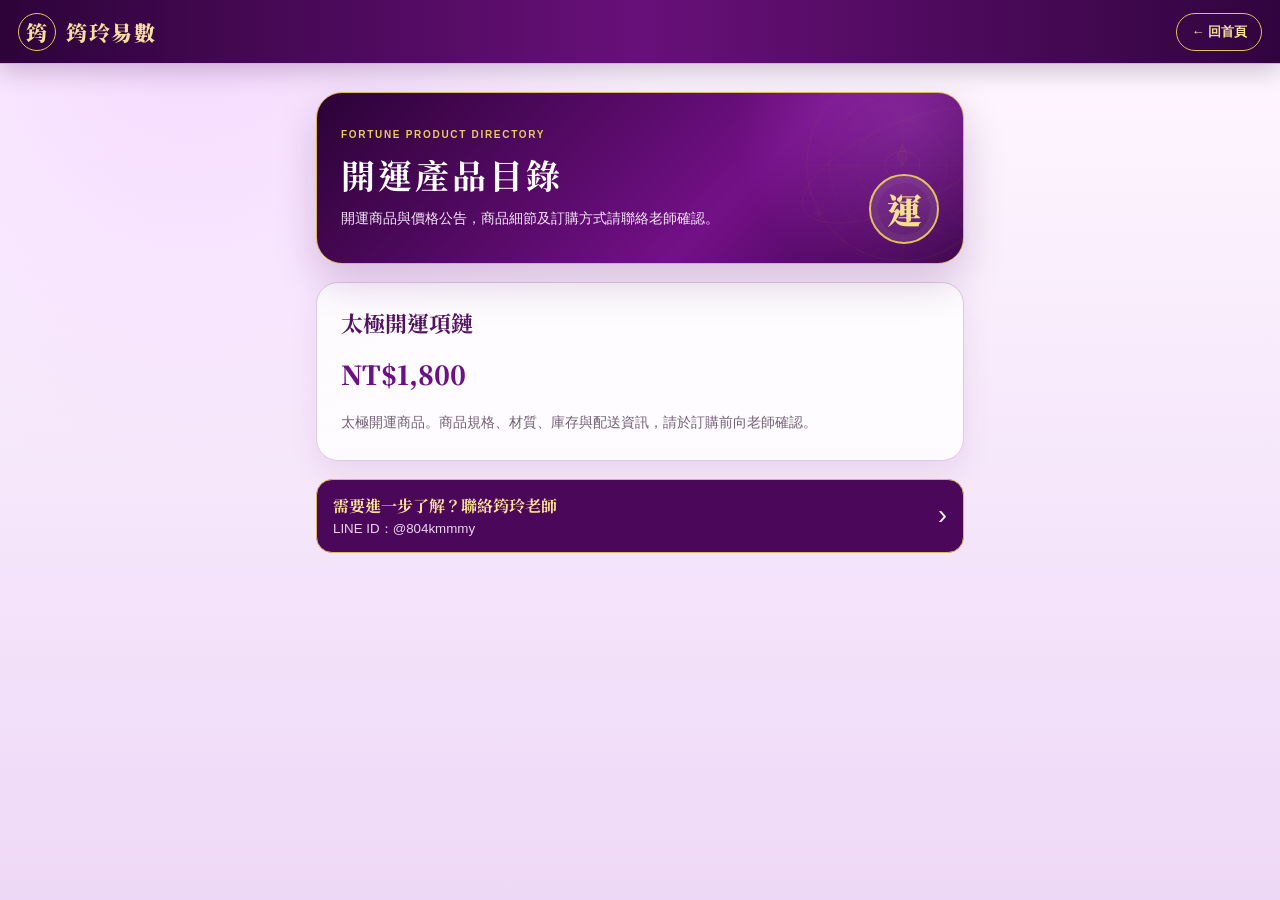
<file: products.html>
<!doctype html>
<html lang="zh-Hant">
<head>
<meta charset="utf-8">
<meta name="viewport" content="width=device-width,initial-scale=1,viewport-fit=cover">
<title>開運產品目錄｜筠玲易數</title>
<link rel="preconnect" href="https://fonts.googleapis.com">
<link rel="preconnect" href="https://fonts.gstatic.com" crossorigin>
<link href="https://fonts.googleapis.com/css2?family=Noto+Serif+TC:wght@600;700;900&display=swap" rel="stylesheet">
<style>
:root{--deep:#33043f;--purple:#6d1086;--gold:#dfbd59;--paper:#fff9ff;--ink:#521361}
*{box-sizing:border-box;-webkit-tap-highlight-color:transparent}
body{margin:0;min-height:100vh;background:radial-gradient(circle at 15% 0,#f4d8ff,transparent 34%),linear-gradient(180deg,#fff8ff,#eed8f7);color:var(--ink);font-family:-apple-system,"PingFang TC","Noto Sans TC",sans-serif}
.top{height:64px;display:flex;align-items:center;justify-content:space-between;padding:0 18px;background:linear-gradient(90deg,#2d0339,#681079,#31043e);border-bottom:1px solid #e2bf5b;box-shadow:0 8px 24px #31043e35}
.brand{display:flex;align-items:center;gap:10px;color:#f6dda0;text-decoration:none;font-family:"Noto Serif TC",serif;font-size:21px;font-weight:900;letter-spacing:.08em}
.brand i{width:38px;height:38px;display:grid;place-items:center;border:1.5px solid #e5c45e;border-radius:50%;font-style:normal}
.back{padding:9px 14px;border:1px solid #e2c05c;border-radius:999px;color:#f8e29e;text-decoration:none;font-size:13px;font-weight:800}
main{width:min(680px,100%);margin:0 auto;padding:28px 16px 44px}
.hero{position:relative;overflow:hidden;padding:31px 24px;border:1px solid #dcb85b;border-radius:26px;background:radial-gradient(circle at 92% 15%,#bd52d958,transparent 29%),url("assets/celestial-orbit.svg") 118% -58px/260px auto no-repeat,linear-gradient(135deg,#2b0236,#731087 64%,#3a0448);color:#fff;box-shadow:0 18px 42px #4b075d32}
.hero small{color:#e9ca6b;font-size:10px;font-weight:900;letter-spacing:.17em}
.hero h1{margin:8px 0 6px;font-family:"Noto Serif TC",serif;font-size:34px;letter-spacing:.09em}
.hero p{max-width:470px;margin:0;color:#f7eafa;font-size:14px;line-height:1.9}
.mark{position:absolute;right:24px;bottom:19px;width:70px;height:70px;display:grid;place-items:center;border:2px solid #e2c15e;border-radius:50%;background:#ffffff13;color:#f6df91;font-family:"Noto Serif TC",serif;font-size:35px;font-weight:900;box-shadow:inset 0 0 0 7px #ffffff0b}
.pending{margin-top:18px;padding:24px;border:1px solid #dfc7e5;border-radius:22px;background:rgba(255,255,255,.85);box-shadow:0 12px 30px #5f126b16}
.pending h2{margin:0 0 8px;font-family:"Noto Serif TC",serif;font-size:22px}
.pending>p{margin:0;color:#715f74;font-size:14px;line-height:1.85}
.list{display:grid;gap:9px;margin-top:18px}
.item{display:flex;align-items:center;gap:12px;padding:13px;border:1px solid #e5d5e8;border-radius:14px;background:linear-gradient(145deg,#fff,#fff7ff)}
.item b{width:28px;height:28px;display:grid;place-items:center;border-radius:50%;background:#6d1086;color:#ffe695;font-size:12px}
.item span{font-size:14px;font-weight:800}
.contact{display:flex;align-items:center;justify-content:space-between;gap:12px;margin-top:18px;padding:14px 16px;border:1px solid #dab95a;border-radius:16px;background:#4b075a;color:#fff2ff;text-decoration:none}
.contact strong{display:block;color:#ffe595;font-family:"Noto Serif TC",serif;font-size:16px}.contact small{display:block;margin-top:3px;color:#e9d7ed}.contact em{font-style:normal;font-size:27px}
@media(max-width:430px){.top{height:58px;padding:0 12px}.brand{font-size:18px}.brand i{width:34px;height:34px}.back{padding:8px 10px;font-size:12px}main{padding:18px 12px 34px}.hero{padding:24px 18px 86px}.hero h1{font-size:29px}.mark{right:18px;bottom:15px;width:58px;height:58px;font-size:29px}.pending{padding:19px 16px}}
</style>
</head>
<body>
<header class="top"><a class="brand" href="index.html"><i>筠</i>筠玲易數</a><a class="back" href="index.html">← 回首頁</a></header>
<main>
<section class="hero"><small>FORTUNE PRODUCT DIRECTORY</small><h1>開運產品目錄</h1><p>開運商品與價格公告，商品細節及訂購方式請聯絡老師確認。</p><div class="mark">運</div></section>
<section class="pending"><h2>太極開運項鏈</h2><p style="font-family:'Noto Serif TC',serif;font-size:26px;font-weight:900;color:#6d1086;margin:12px 0">NT$1,800</p><p>太極開運商品。商品規格、材質、庫存與配送資訊，請於訂購前向老師確認。</p></section>
<a class="contact" href="https://line.me/ti/p/@804kmmmy"><span><strong>需要進一步了解？聯絡筠玲老師</strong><small>LINE ID：@804kmmmy</small></span><em>›</em></a>
</main>
<script defer src="https://jacky95188888.github.io/-/tool-analytics-client.js?v=20261016" data-tool="n7k2-jl9x"></script>
</body>
</html>
</file>
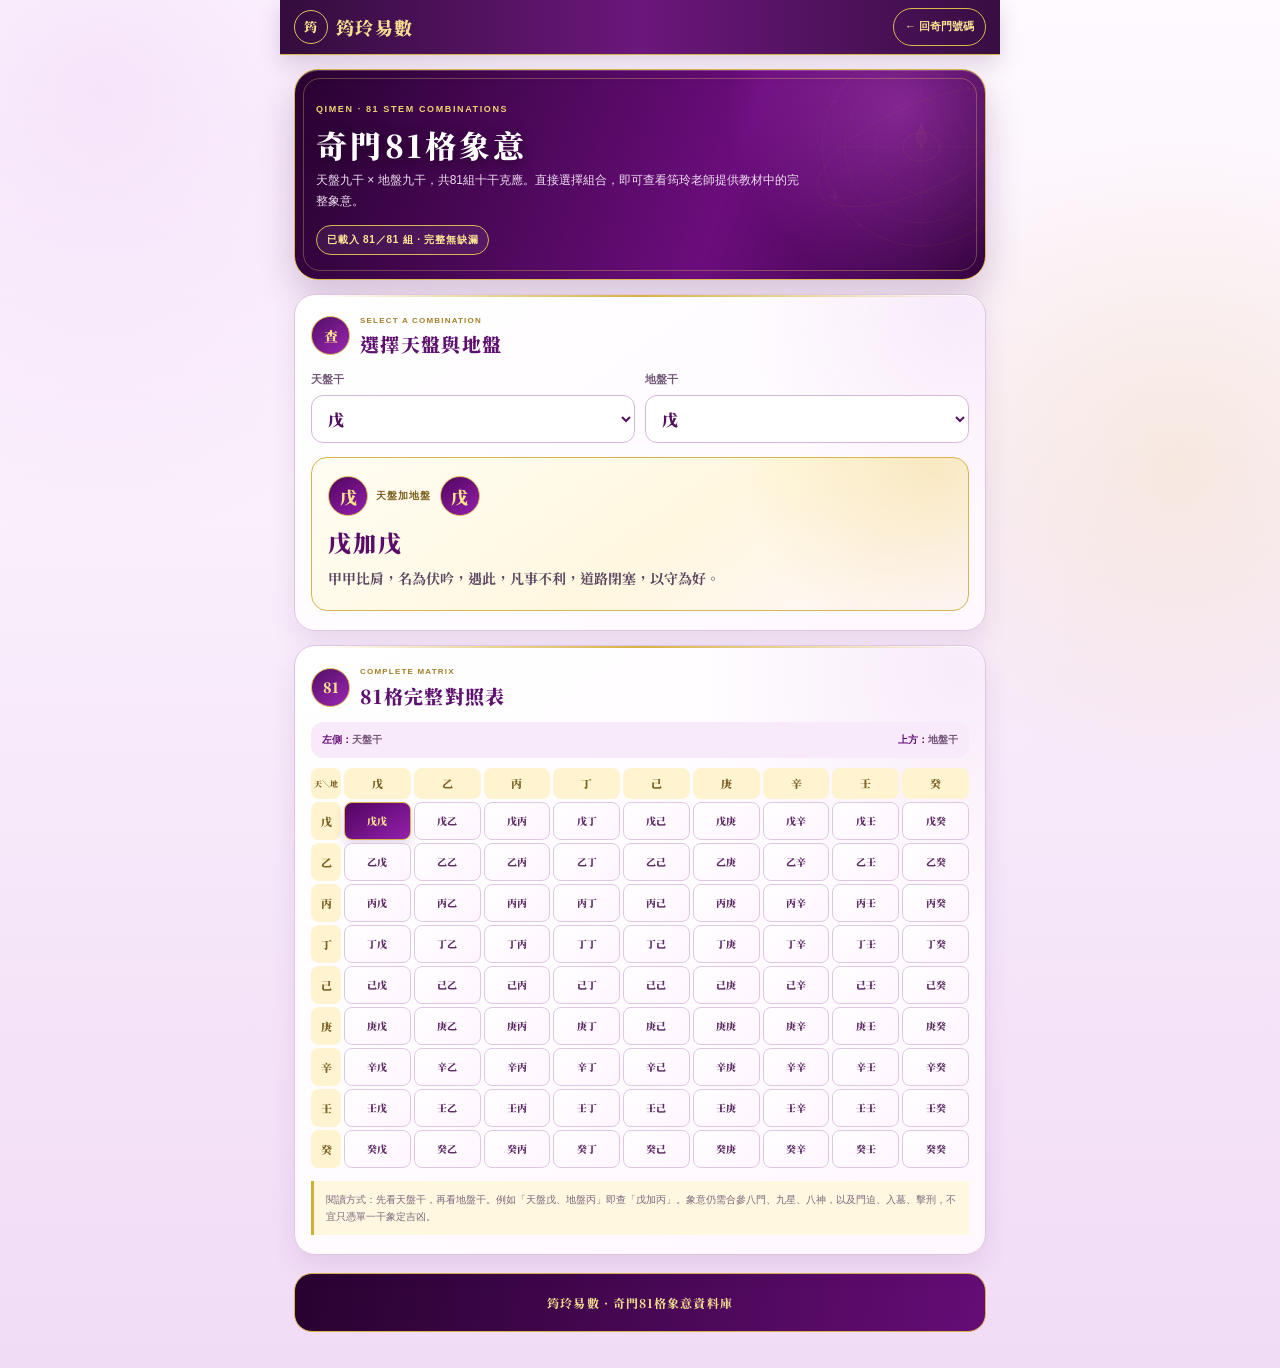
<file: qimen-81.html>
<!doctype html>
<html lang="zh-Hant-TW">
<head>
<meta charset="utf-8">
<meta name="viewport" content="width=device-width,initial-scale=1,viewport-fit=cover">
<meta name="theme-color" content="#3b0648">
<meta name="robots" content="noindex,nofollow,noarchive,nosnippet">
<title>奇門81格象意｜筠玲易數</title>
<link rel="preconnect" href="https://fonts.googleapis.com">
<link rel="preconnect" href="https://fonts.gstatic.com" crossorigin>
<link href="https://fonts.googleapis.com/css2?family=Noto+Serif+TC:wght@600;700;900&display=swap" rel="stylesheet">
<style>
:root{--deep:#2d0337;--purple:#651078;--purple2:#9e26b7;--gold:#dcb64d;--gold2:#f5df8c;--paper:#fffaff;--ink:#4d2854;--muted:#7b687f;--line:#dfc4e4;--ser:"Noto Serif TC","Songti TC",serif;--sans:-apple-system,BlinkMacSystemFont,"PingFang TC","Noto Sans TC",sans-serif}
*{box-sizing:border-box;-webkit-tap-highlight-color:transparent}
html{scroll-behavior:smooth;-webkit-text-size-adjust:100%}
body{margin:0;padding:0 0 max(36px,env(safe-area-inset-bottom));color:var(--ink);background:radial-gradient(circle at 8% 6%,#d99bea36,transparent 26%),radial-gradient(circle at 92% 34%,#e7c3582b,transparent 22%),linear-gradient(180deg,#fffaff,#f1dcf6);font:14px/1.8 var(--sans)}
.wrap{width:min(100%,720px);margin:auto;padding:0 14px}
.top{position:sticky;top:0;z-index:50;margin:0 -14px;padding:max(8px,env(safe-area-inset-top)) 14px 8px;display:flex;align-items:center;justify-content:space-between;background:linear-gradient(90deg,#2b0335f5,#650d76f5,#30043bf5);border-bottom:1px solid #d8b448;box-shadow:0 8px 22px #31043d28;backdrop-filter:blur(12px)}
.brand{display:flex;align-items:center;gap:8px;color:#f5df91;text-decoration:none;font:900 18px var(--ser);letter-spacing:.07em}.brand i{width:34px;height:34px;display:grid;place-items:center;border:1.5px solid #dfbd59;border-radius:50%;font-style:normal;font-size:13px}.back{padding:8px 11px;border:1px solid #d9b74e;border-radius:999px;color:#f5df91;text-decoration:none;font-size:11px;font-weight:900}
.hero{position:relative;overflow:hidden;margin:14px 0;padding:25px 21px 24px;border:1px solid #deb94f;border-radius:24px;color:#fff;background:radial-gradient(circle at 88% 18%,#cf50df66,transparent 28%),url("assets/celestial-orbit.svg") 117% -58px/270px auto no-repeat,linear-gradient(110deg,#280231,#6b0d7c 62%,#35043f);box-shadow:0 17px 37px #3e074b34,inset 0 1px #ffffff38}
.hero:before{content:"";position:absolute;inset:8px;border:1px solid #e9cb6850;border-radius:17px;pointer-events:none}.hero>*{position:relative}.hero small{color:#efd372;font-size:9px;font-weight:900;letter-spacing:.18em}.hero h1{margin:6px 0 5px;color:#fff;font:900 31px/1.25 var(--ser);letter-spacing:.11em;text-shadow:0 3px 14px #210026}.hero p{max-width:490px;margin:0;color:#eedff1;font-size:12px;line-height:1.8}.hero b{display:inline-block;margin-top:12px;padding:5px 10px;border:1px solid #d9b752;border-radius:999px;color:#ffe995;background:#ffffff10;font-size:10px;letter-spacing:.08em}
.panel{position:relative;margin:14px 0;padding:19px 16px;border:1px solid var(--line);border-radius:21px;background:radial-gradient(circle at 96% 4%,#ebcef25c,transparent 29%),linear-gradient(145deg,#fff,#fff8ff);box-shadow:0 11px 27px #5a0b6b18,inset 0 1px #fff}.panel:before{content:"";position:absolute;left:18px;right:18px;top:0;height:2px;background:linear-gradient(90deg,transparent,#d8b342,transparent)}
.head{display:flex;align-items:center;gap:10px;margin-bottom:13px}.head i{width:39px;height:39px;display:grid;place-items:center;border:1px solid #ddb84d;border-radius:50%;color:#ffe58e;background:linear-gradient(145deg,#531064,#9d25b6);font:900 14px var(--ser);font-style:normal}.head small{display:block;color:#a57e28;font-size:8px;font-weight:900;letter-spacing:.15em}.head h2{margin:2px 0 0;color:#5d106d;font:900 19px var(--ser);letter-spacing:.07em}
.selectors{display:grid;grid-template-columns:1fr 1fr;gap:10px}.field label{display:block;margin-bottom:5px;color:#715876;font-size:11px;font-weight:800}.field select{width:100%;height:48px;padding:0 12px;border:1px solid #d7b6dd;border-radius:12px;color:#53115f;background:#fff;font:900 16px var(--ser)}
.result{margin-top:14px;padding:18px 16px;border:1px solid #d8b64d;border-radius:16px;background:radial-gradient(circle at 95% 5%,#edcb6550,transparent 30%),linear-gradient(145deg,#fffdf3,#fff7df 55%,#fff7ff)}.result-code{display:flex;align-items:center;gap:8px;color:#7d6220;font-size:10px;font-weight:900;letter-spacing:.11em}.result-code b{display:inline-grid;place-items:center;min-width:40px;height:40px;padding:0 8px;border:1px solid #dfbc54;border-radius:50%;color:#ffe58c;background:linear-gradient(145deg,#51065f,#9420ad);font:900 17px var(--ser);letter-spacing:0}.result h3{margin:10px 0 6px;color:#5a0d68;font:900 23px var(--ser);letter-spacing:.08em}.result p{margin:0;color:#5d4861;font:700 14px/1.95 var(--ser)}
.axis{display:flex;align-items:center;justify-content:space-between;gap:10px;margin-bottom:10px;padding:9px 11px;border-radius:12px;color:#745678;background:#f8eafb;font-size:10px;font-weight:800}.axis b{color:#651078}
.matrix{display:grid;grid-template-columns:30px repeat(9,minmax(0,1fr));gap:3px}.matrix .corner,.matrix .label{display:grid;place-items:center;min-height:31px;border-radius:8px;color:#7b6227;background:#fff4cf;font:900 11px var(--ser)}.matrix .corner{font-size:8px}.matrix button{min-width:0;height:38px;padding:0;border:1px solid #dfc7e4;border-radius:8px;color:#5d2c65;background:linear-gradient(145deg,#fff,#fff5ff);font:900 10px var(--ser);cursor:pointer}.matrix button:hover,.matrix button:focus-visible,.matrix button.on{border-color:#d8b247;color:#ffe68d;background:linear-gradient(145deg,#50055f,#9420ad);outline:none;box-shadow:0 5px 12px #5a0b6c28}
.note{margin:13px 0 0;padding:10px 12px;border-left:3px solid #d5ad3c;color:#7c687f;background:#fff7df;font-size:10px;line-height:1.7}
.footer{margin:18px 0 0;padding:20px;border:1px solid #d8b448;border-radius:18px;color:#efd98d;background:linear-gradient(100deg,#280230,#650d76);text-align:center;font:800 12px var(--ser);letter-spacing:.09em}
@media(max-width:430px){.hero{padding:22px 17px}.hero h1{font-size:27px}.panel{padding:17px 11px}.matrix{grid-template-columns:24px repeat(9,minmax(0,1fr));gap:2px}.matrix .corner,.matrix .label{min-height:27px;border-radius:6px;font-size:9px}.matrix .corner{font-size:7px}.matrix button{height:34px;border-radius:6px;font-size:9px}.result{padding:16px 13px}.result h3{font-size:20px}.result p{font-size:13px}.selectors{gap:7px}.field select{font-size:14px}}
@media(max-width:360px){.wrap{padding:0 9px}.top{margin:0 -9px;padding-left:9px;padding-right:9px}.matrix{grid-template-columns:21px repeat(9,minmax(0,1fr));gap:1px}.matrix button{height:31px;font-size:8px}.matrix .corner,.matrix .label{min-height:25px;font-size:8px}}
</style>
</head>
<body>
<main class="wrap">
<header class="top"><a class="brand" href="index.html"><i>筠</i>筠玲易數</a><a class="back" href="index.html?route=%E5%A5%87%E9%96%80">← 回奇門號碼</a></header>
<section class="hero"><small>QIMEN · 81 STEM COMBINATIONS</small><h1>奇門81格象意</h1><p>天盤九干 × 地盤九干，共81組十干克應。直接選擇組合，即可查看筠玲老師提供教材中的完整象意。</p><b id="data-count">資料檢查中</b></section>
<section class="panel">
<div class="head"><i>查</i><div><small>SELECT A COMBINATION</small><h2>選擇天盤與地盤</h2></div></div>
<div class="selectors"><div class="field"><label for="sky">天盤干</label><select id="sky"></select></div><div class="field"><label for="earth">地盤干</label><select id="earth"></select></div></div>
<div class="result" id="result" aria-live="polite"><div class="result-code"><b id="sky-badge">戊</b><span>天盤加地盤</span><b id="earth-badge">戊</b></div><h3 id="result-title">戊加戊</h3><p id="result-text"></p></div>
</section>
<section class="panel">
<div class="head"><i>81</i><div><small>COMPLETE MATRIX</small><h2>81格完整對照表</h2></div></div>
<div class="axis"><span><b>左側：</b>天盤干</span><span><b>上方：</b>地盤干</span></div>
<div class="matrix" id="matrix"></div>
<div class="note">閱讀方式：先看天盤干，再看地盤干。例如「天盤戊、地盤丙」即查「戊加丙」。象意仍需合參八門、九星、八神，以及門迫、入墓、擊刑，不宜只憑單一干象定吉凶。</div>
</section>
<footer class="footer">筠玲易數 · 奇門81格象意資料庫</footer>
</main>
<script src="traditional-zh.js?v=traditional-v1"></script>
<script src="data-qimen.js?v=qimen-81-complete-20260829"></script>
<script>
(function(){
'use strict';
var stems=['戊','乙','丙','丁','己','庚','辛','壬','癸'];
var data=(window.QMDATA&&window.QMDATA.classic)||{};
var sky=document.getElementById('sky'),earth=document.getElementById('earth'),matrix=document.getElementById('matrix');
stems.forEach(function(s){sky.add(new Option(s,s));earth.add(new Option(s,s));});
function key(){return sky.value+earth.value}
function render(){
 var k=key(),text=data[k]||'此組資料尚未建立。';
 document.getElementById('sky-badge').textContent=sky.value;
 document.getElementById('earth-badge').textContent=earth.value;
 document.getElementById('result-title').textContent=sky.value+'加'+earth.value;
 document.getElementById('result-text').textContent=text;
 matrix.querySelectorAll('button').forEach(function(b){b.classList.toggle('on',b.dataset.key===k);});
 try{history.replaceState(null,'',location.pathname+'?key='+encodeURIComponent(k));}catch(e){}
}
function buildMatrix(){
 var h='<span class="corner">天＼地</span>';
 stems.forEach(function(s){h+='<span class="label">'+s+'</span>'});
 stems.forEach(function(a){
  h+='<span class="label">'+a+'</span>';
  stems.forEach(function(b){var k=a+b;h+='<button type="button" data-key="'+k+'" aria-label="'+a+'加'+b+'">'+a+b+'</button>'});
 });
 matrix.innerHTML=h;
 matrix.addEventListener('click',function(e){var b=e.target.closest('button[data-key]');if(!b)return;sky.value=b.dataset.key.charAt(0);earth.value=b.dataset.key.charAt(1);render();document.getElementById('result').scrollIntoView({behavior:'smooth',block:'center'});});
}
sky.addEventListener('change',render);earth.addEventListener('change',render);
buildMatrix();
var initial=new URLSearchParams(location.search).get('key');
if(initial&&data[initial]){sky.value=initial.charAt(0);earth.value=initial.charAt(1);}
var keys=stems.flatMap(function(a){return stems.map(function(b){return a+b})});
var complete=keys.filter(function(k){return data[k]}).length;
document.getElementById('data-count').textContent='已載入 '+complete+'／81 組'+(complete===81?' · 完整無缺漏':' · 尚有缺漏');
render();
})();
</script>
<script defer src="https://jacky95188888.github.io/-/tool-analytics-client.js?v=20261016" data-tool="n7k2-jl9x"></script>
</body>
</html>
</file>
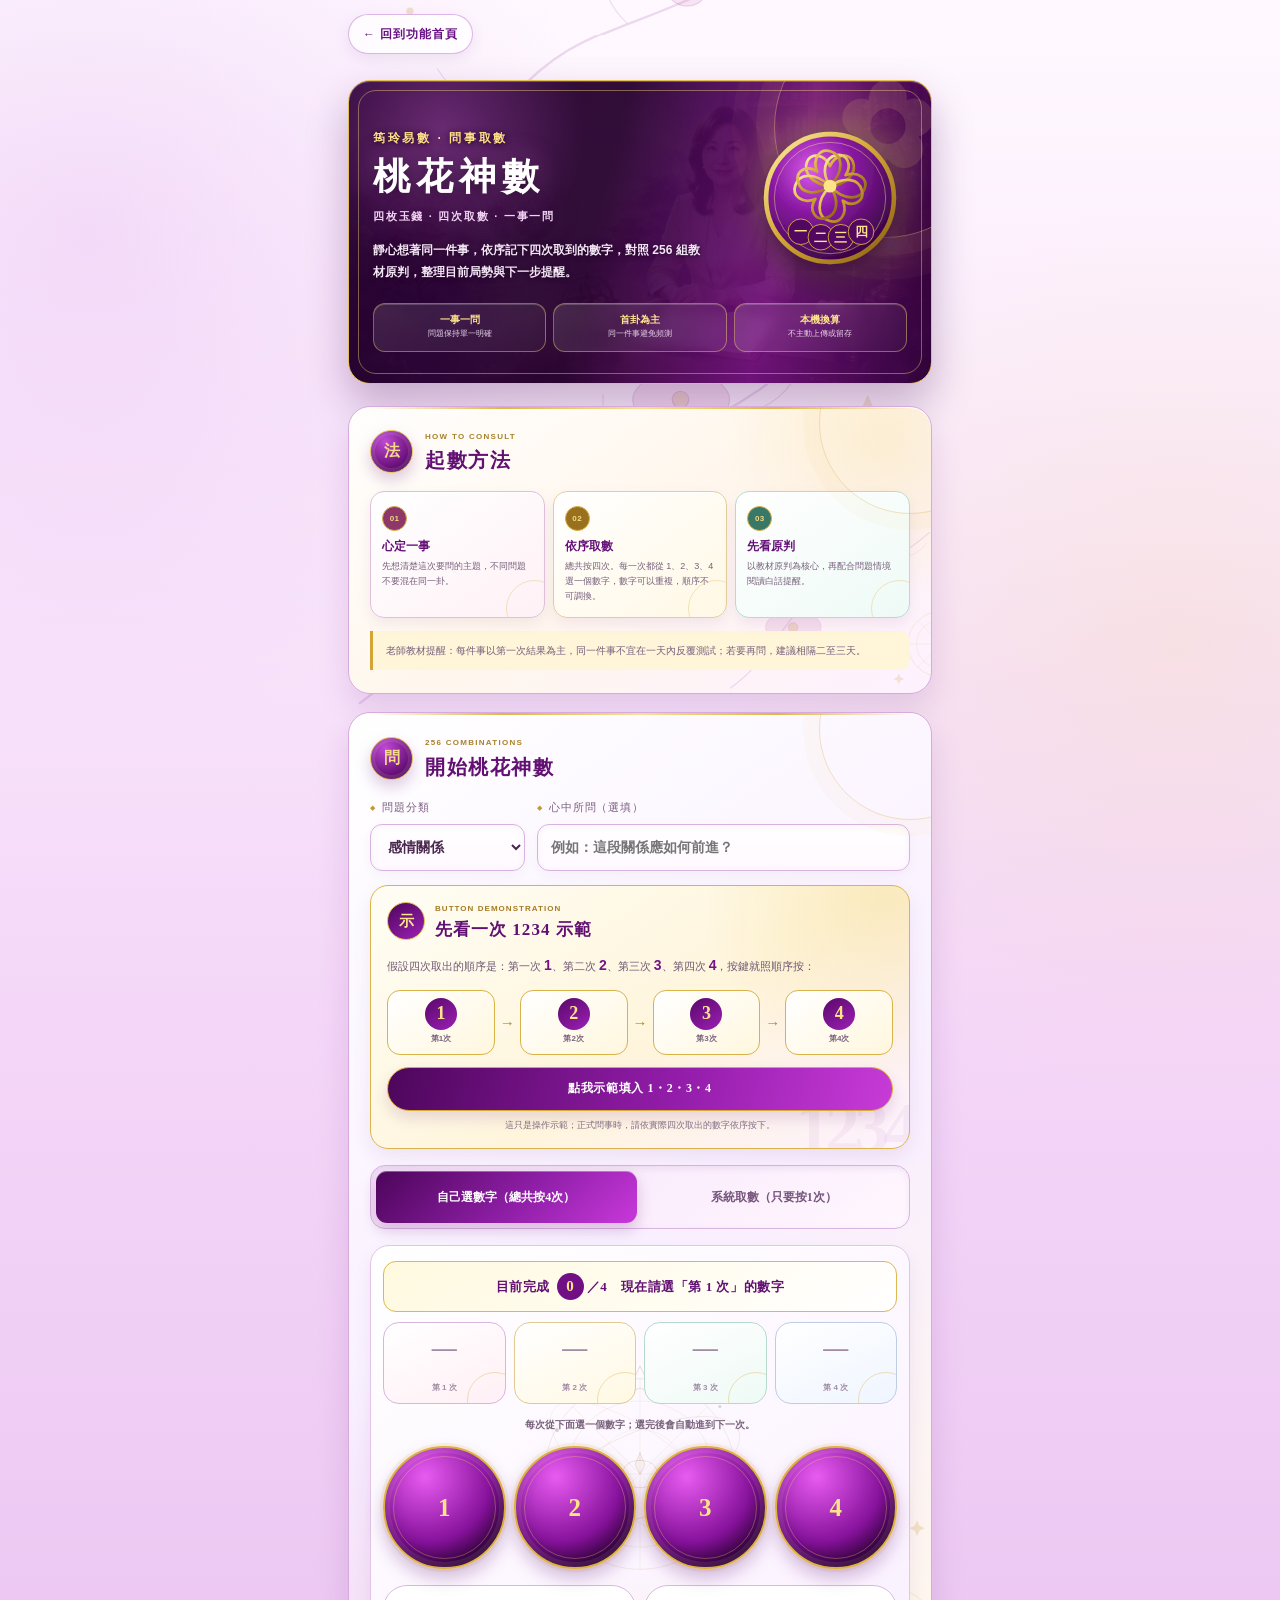
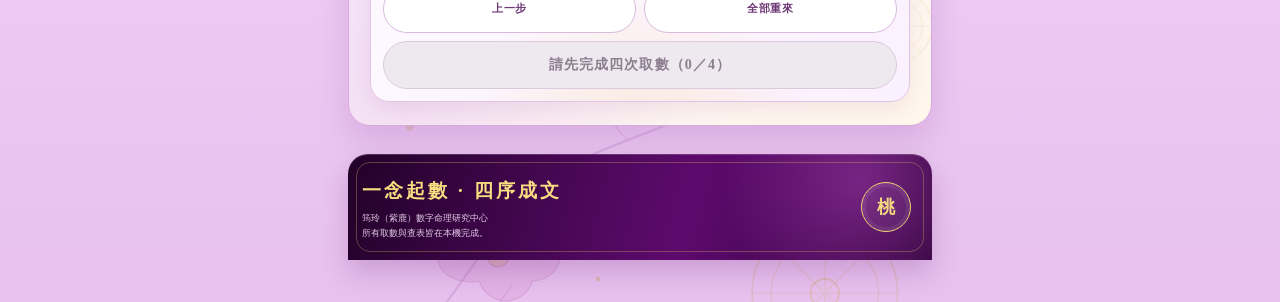
<file: taohua.html>
<!doctype html>
<html lang="zh-Hant-TW">
<head>
<meta charset="utf-8">
<meta name="viewport" content="width=device-width,initial-scale=1,viewport-fit=cover">
<meta name="theme-color" content="#4d075d">
<meta name="robots" content="noindex,nofollow,noarchive,nosnippet">
<meta name="referrer" content="no-referrer">
<title>桃花神數 · 筠玲易數</title>
<link rel="stylesheet" href="theme-v3.css?v=1">
<style>
:root{--purple:#651078;--purple2:#a726c1;--purple3:#390442;--gold:#d4aa39;--gold2:#f4dc85;--paper:#fff8ff;--ink:#3d2443;--dim:#806d84;--line:#dfbfe5;--ser:"Noto Serif TC","Songti TC",serif;--sans:-apple-system,BlinkMacSystemFont,"PingFang TC","Noto Sans TC",sans-serif}
*{box-sizing:border-box;-webkit-tap-highlight-color:transparent}
html{scroll-behavior:smooth;-webkit-text-size-adjust:100%}
body{margin:0;padding:0 0 max(42px,env(safe-area-inset-bottom));color:var(--ink);background:radial-gradient(circle at 12% 8%,#efd4ff 0,transparent 26%),radial-gradient(circle at 90% 36%,#f2d77730 0,transparent 24%),linear-gradient(180deg,#fffafd,#f6dcfb 60%,#efd1f5);font:15px/1.8 var(--sans)}
body:before{content:"";position:fixed;inset:0;z-index:-1;opacity:.28;background-image:radial-gradient(#8e329d 1px,transparent 1px);background-size:18px 18px;mask-image:linear-gradient(#0005,transparent 75%)}
.wrap{width:min(100%,620px);margin:auto;padding:0 18px}
.back{display:inline-flex;align-items:center;gap:7px;margin:17px 0 12px;padding:8px 15px;border:1px solid #d5ad3e;border-radius:999px;color:#f7df8b;background:linear-gradient(135deg,#4a0759,#9220aa);box-shadow:0 6px 16px #55106635;text-decoration:none;font:800 12px var(--ser);letter-spacing:.08em}
.hero{position:relative;overflow:hidden;min-height:270px;display:grid;grid-template-columns:1fr 150px;align-items:center;padding:30px 24px;border:1px solid #dfb652;border-radius:25px;color:#f3deef;background:radial-gradient(circle at 82% 24%,#e258ef55 0,transparent 24%),linear-gradient(103deg,#280231eF 0 44%,#6d0b7dda 70%,#300238ef),url("hero-bg-v3.webp") 62% 48%/cover no-repeat;box-shadow:0 18px 38px #3c064b36,inset 0 1px #ffffff35}
.hero:before{content:"";position:absolute;inset:9px;border:1px solid #e9ca6d55;border-radius:18px;pointer-events:none}.hero:after{content:"";position:absolute;right:-65px;top:-65px;width:220px;height:220px;border:1px solid #f2da7a55;border-radius:50%;box-shadow:0 0 0 18px #f5dd7b0e,0 0 0 42px #f5dd7b08}
.hero-copy{position:relative;z-index:2}.eyebrow{margin:0;color:#f1d77b;font:800 10px var(--sans);letter-spacing:.22em}.hero h1{margin:7px 0 5px;color:#fff;font:900 37px/1.15 var(--ser);letter-spacing:.16em;text-shadow:0 3px 18px #17011d}.hero h1 small{display:block;margin-top:10px;color:#eac1ed;font:600 11px var(--sans);letter-spacing:.16em}.hero p{max-width:330px;margin:15px 0 0;color:#ead7ed;font-size:12px;line-height:1.85}.hero-badge{position:relative;z-index:2;width:146px;filter:drop-shadow(0 15px 22px #16011d99)}
.principles{position:relative;z-index:2;grid-column:1/-1;display:grid;grid-template-columns:repeat(3,1fr);gap:7px;margin-top:20px}.principles div{padding:9px 6px;border:1px solid #e6c76355;border-radius:12px;background:#ffffff0d;text-align:center}.principles b{display:block;color:#f5dd88;font:800 10px var(--ser)}.principles span{display:block;color:#d8bedc;font-size:8px}
.panel{position:relative;overflow:hidden;margin:18px 0;padding:23px 21px;border:1px solid var(--line);border-radius:22px;background:linear-gradient(145deg,#fffffff2,#fff6ffed);box-shadow:0 12px 28px #5a0a6c18,inset 0 1px #fff}.panel:after{content:"";position:absolute;right:-70px;top:-75px;width:180px;height:180px;border:1px solid #d8ae4355;border-radius:50%;box-shadow:0 0 0 16px #d8ae430b;pointer-events:none}
.section-head{position:relative;z-index:1;display:flex;align-items:center;gap:12px;margin-bottom:17px}.section-head i{flex:0 0 43px;width:43px;height:43px;display:grid;place-items:center;border:1px solid #e1bc55;border-radius:50%;color:#f5db83;background:radial-gradient(circle at 35% 25%,#c049d5,#681078 65%,#36033f);box-shadow:inset 0 0 0 4px #ffffff1a,0 7px 15px #5a0b6c36;font:900 16px var(--ser);font-style:normal}.section-head small{display:block;color:#aa812b;font-size:8px;font-weight:800;letter-spacing:.16em}.section-head h2{margin:3px 0 0;color:#621173;font:900 20px var(--ser);letter-spacing:.08em}
.guide{display:grid;grid-template-columns:repeat(3,1fr);gap:8px}.guide article{position:relative;min-height:103px;padding:13px 10px;border:1px solid #e1c6e6;border-radius:14px;background:#fffaff}.guide em{display:block;color:#c49a2f;font:800 9px var(--sans);font-style:normal;letter-spacing:.1em}.guide b{display:block;margin:5px 0;color:#651078;font:800 12px var(--ser)}.guide p{margin:0;color:#836f87;font-size:9px;line-height:1.6}
.notice{margin-top:13px;padding:11px 13px;border-left:3px solid #d2a536;border-radius:0 10px 10px 0;color:#775f7c;background:#fff5d9;font-size:10px;line-height:1.7}
.form-row{display:grid;grid-template-columns:155px 1fr;gap:12px;margin-bottom:14px}.field label{display:block;margin:0 0 6px;color:#7b5e80;font-size:11px;letter-spacing:.08em}.field select,.field input{width:100%;height:47px;padding:0 13px;border:1px solid #d6b7dc;border-radius:12px;color:#49284e;background:#fff;font:700 14px var(--sans);box-shadow:inset 0 2px 6px #5a0b6c08}.field select:focus,.field input:focus{outline:2px solid #d0a238;outline-offset:1px}
.mode-tabs{display:grid;grid-template-columns:1fr 1fr;gap:7px;margin:5px 0 16px;padding:5px;border:1px solid #dfc1e5;border-radius:15px;background:#f8eafb}.mode-tabs button{min-height:50px;border:0;border-radius:11px;color:#76547c;background:transparent;font:800 12px var(--ser)}.mode-tabs button.on{color:#fff;background:linear-gradient(135deg,#510660,#ac27c6);box-shadow:0 6px 13px #5f0d7130,inset 0 1px #ffffff42}
.draw-panel[hidden]{display:none}.slots{display:grid;grid-template-columns:repeat(4,1fr);gap:8px;margin-bottom:12px}.slot{min-height:72px;display:grid;place-items:center;border:1px solid #dfbfe5;border-radius:16px;color:#a18ba5;background:linear-gradient(145deg,#fff,#fbecfd);box-shadow:inset 0 1px #fff;font:900 25px var(--ser)}.slot.filled{border-color:#dab24d;color:#f7df86;background:radial-gradient(circle at 36% 25%,#bd46d3,#681078 64%,#390443);box-shadow:inset 0 0 0 4px #ffffff18,0 7px 16px #5b0c6c2d}.slot small{display:block;color:inherit;font:700 8px var(--sans)}
.coins{display:grid;grid-template-columns:repeat(4,1fr);gap:8px}.coin{aspect-ratio:1;border:2px solid #d6a934;border-radius:50%;color:#f6dc83;background:radial-gradient(circle at 35% 25%,#d44ae3,#77118d 58%,#36033f);box-shadow:inset 0 0 0 5px #ffffff14,0 7px 15px #54096735;font:900 20px var(--ser);cursor:pointer}.coin:active{transform:translateY(2px);box-shadow:inset 0 0 0 5px #ffffff14,0 3px 8px #54096735}
.actions{display:grid;grid-template-columns:1fr 1fr;gap:8px;margin-top:12px}.actions .primary{grid-column:1/-1}.btn{min-height:48px;padding:0 18px;border:1px solid #d5aa35;border-radius:999px;color:#fff;background:linear-gradient(135deg,#51065f,#bd2bd5);box-shadow:0 7px 17px #6210742f,inset 0 1px #ffffff40;font:900 14px var(--ser);letter-spacing:.08em;cursor:pointer}.btn.primary{flex:1}.btn.ghost{border-color:#d8badf;color:#6c3674;background:#fff;box-shadow:none;font-size:11px}.btn:focus-visible{outline:3px solid #e3c75b;outline-offset:2px}
.random-stage{padding:24px 18px;border:1px solid #dfbee5;border-radius:18px;background:radial-gradient(circle at 50% 35%,#f0d7fa,#fff 68%);text-align:center}.random-stage img{width:92px;height:92px}.random-stage p{margin:8px auto 17px;max-width:330px;color:#78627d;font-size:11px}.random-stage .btn{width:min(100%,330px)}
.result{scroll-margin-top:14px}.result[hidden]{display:none}.result-top{display:flex;align-items:center;justify-content:space-between;gap:12px}.result-code{display:flex;gap:6px}.result-code b{width:38px;height:38px;display:grid;place-items:center;border:1px solid #ddb64c;border-radius:50%;color:#f6dd87;background:linear-gradient(145deg,#51065f,#9f21b8);font:900 16px var(--ser);box-shadow:inset 0 0 0 3px #ffffff18}.level{padding:6px 11px;border:1px solid #d9b64d;border-radius:999px;color:#6b3472;background:#fff8dc;font:800 10px var(--ser);white-space:nowrap}.result h2{margin:16px 0 4px;color:#5d0d6d;font:900 25px var(--ser);letter-spacing:.09em}.result .meta{margin:0;color:#9c7b2e;font-size:9px;font-weight:800;letter-spacing:.14em}.source-reading{position:relative;margin:17px 0;padding:21px 18px 18px;border:1px solid #dcb8e3;border-radius:16px;color:#57385d;background:linear-gradient(145deg,#fff,#fff4ff);font:700 16px/1.9 var(--ser)}.source-reading:before{content:"教材原判";position:absolute;left:16px;top:-11px;padding:3px 10px;border:1px solid #dcb54c;border-radius:999px;color:#f4dc85;background:#611071;font:700 8px var(--sans);letter-spacing:.12em}
.interpret{display:grid;grid-template-columns:1fr 1fr;gap:9px}.interpret article{min-height:124px;padding:14px;border:1px solid #dfc3e5;border-radius:14px;background:#fffaff}.interpret b{display:block;margin-bottom:7px;color:#641175;font:900 12px var(--ser)}.interpret b:before{content:"✦";margin-right:6px;color:#cba035}.interpret p{margin:0;color:#79657e;font-size:11px;line-height:1.75}.tags{display:flex;flex-wrap:wrap;gap:6px;margin-top:13px}.tags span{padding:5px 10px;border:1px solid #dbbfe1;border-radius:999px;color:#6f3b77;background:#fff;font-size:9px;font-weight:800}
.result-actions{display:grid;grid-template-columns:1fr 1fr;gap:8px;margin-top:15px}.result-actions .btn{width:100%}.result-actions .voice{grid-column:1/-1;color:#f6dd87;background:linear-gradient(135deg,#430550,#7d168f)}.source-note{margin-top:15px;padding:11px 13px;border-left:3px solid #cfa338;color:#88718d;background:#fff8e6;font-size:9px;line-height:1.7}
.footer{position:relative;overflow:hidden;margin:20px 0 0;padding:27px 76px 25px 22px;border:1px solid #d8ae3f;border-radius:20px;color:#f3dda0;background:radial-gradient(circle at 90% 30%,#b33dcc55,transparent 30%),linear-gradient(100deg,#260230 0 48%,#560665 74%,#300239);box-shadow:0 12px 28px #4e075d32,inset 0 1px #ffffff2b}.footer:before{content:"";position:absolute;inset:8px;border:1px solid #e4c5624f;border-radius:14px}.footer:after{content:"桃";position:absolute;right:21px;top:50%;transform:translateY(-50%);width:48px;height:48px;display:grid;place-items:center;border:1px solid #f1d375;border-radius:50%;color:#f4d980;background:#ffffff0d;box-shadow:inset 0 0 0 4px #ffffff12;font:900 18px var(--ser)}.footer b{position:relative;display:block;color:#f7dc80;font:900 19px var(--ser);letter-spacing:.16em}.footer p{position:relative;margin:7px 0 0;color:#e4cee8;font-size:9px;line-height:1.7}
@media(max-width:520px){.wrap{padding:0 14px}.hero{min-height:245px;grid-template-columns:1fr 108px;padding:25px 17px}.hero h1{font-size:30px}.hero-badge{width:110px}.hero p{font-size:10px}.principles{gap:4px}.principles div{padding:7px 3px}.principles span{font-size:7px}.panel{padding:20px 15px}.guide{grid-template-columns:1fr}.guide article{min-height:0;display:grid;grid-template-columns:35px 70px 1fr;align-items:center}.guide b{margin:0}.form-row{grid-template-columns:120px 1fr}.interpret{grid-template-columns:1fr}.source-reading{font-size:15px}}
@media(max-width:370px){.hero{grid-template-columns:1fr 84px}.hero-badge{width:86px}.hero h1{font-size:27px}.panel{padding:18px 12px}.form-row{grid-template-columns:1fr}.coins{gap:5px}.result-code b{width:33px;height:33px}.footer b{font-size:16px}}
/* 桃花神數精品視覺層：使用較高選擇器，避免共用 theme-v3 覆蓋首屏 */
body.jl-page-taohua{background:radial-gradient(circle at 7% 12%,#c46ae02b 0,transparent 25%),radial-gradient(circle at 92% 34%,#f1cf5e24 0,transparent 26%),url("assets/peach-oracle.svg") 50% 310px/620px auto repeat-y,linear-gradient(180deg,#fff9ff 0,#f4d6f8 55%,#e8c1ef 100%)}
body.jl-page-taohua .hero{min-height:286px;margin:14px 0 22px;padding:31px 24px;border:1px solid #e4bf58;color:#fff1ff;background:radial-gradient(circle at 16% 16%,#df68ec52 0,transparent 26%),radial-gradient(circle at 83% 28%,#f1cf6850 0,transparent 19%),linear-gradient(103deg,#26022ff2 0 43%,#701080e8 72%,#300238f2),url("hero-bg-v3.webp") 62% 48%/cover no-repeat;box-shadow:0 20px 42px #3c064b45,inset 0 1px #ffffff42}
body.jl-page-taohua .hero:before{border-color:#f0d47770}
body.jl-page-taohua .hero:after{content:"✿";display:grid;place-items:center;color:#f5d87d22;font:900 118px var(--ser);border-color:#f2da7a66}
body.jl-page-taohua .hero .eyebrow{color:#ffe28a;font-weight:900;text-shadow:0 1px 6px #210026}
body.jl-page-taohua .hero h1{color:#fff!important;text-shadow:0 3px 18px #17011d,0 0 24px #dc72e488!important}
body.jl-page-taohua .hero h1 small{color:#f2d3f5;font-weight:700}
body.jl-page-taohua .hero p{color:#f3e6f5;font-weight:600;text-shadow:0 1px 5px #210026}
body.jl-page-taohua .hero-badge{filter:drop-shadow(0 15px 22px #16011d99) drop-shadow(0 0 14px #f3d57855)}
body.jl-page-taohua .principles div{border-color:#ebcc6b73;background:linear-gradient(145deg,#ffffff1f,#ffffff09);box-shadow:inset 0 1px #ffffff2e;backdrop-filter:blur(5px)}
body.jl-page-taohua .principles b{color:#ffe58d;font-weight:900}body.jl-page-taohua .principles span{color:#ead6ed}
body.jl-page-taohua .panel{border-color:#d6a9df;background:radial-gradient(circle at 100% 0,#eac7f45c 0,transparent 30%),url("assets/peach-oracle.svg") 118% 105%/270px auto no-repeat,linear-gradient(145deg,#fffffff7,#fff5fff2);box-shadow:0 15px 32px #5a0a6c20,inset 0 1px #fff}
body.jl-page-taohua .panel:before{content:"";position:absolute;left:18px;right:18px;top:0;height:2px;background:linear-gradient(90deg,transparent,#deb742,#f6df91,#deb742,transparent)}
body.jl-page-taohua .panel:nth-of-type(1){background:radial-gradient(circle at 92% 12%,#f5d67b42,transparent 27%),url("assets/peach-oracle.svg") 122% 112%/280px auto no-repeat,linear-gradient(145deg,#fffefd,#fff7ed 47%,#fdf1ff)}
body.jl-page-taohua .panel:nth-of-type(2){background:radial-gradient(circle at 8% 95%,#ca6bdd26,transparent 28%),url("assets/peach-oracle.svg") 110% 96%/310px auto no-repeat,linear-gradient(145deg,#fff,#f9efff 55%,#fff7ea)}
body.jl-page-taohua .panel.result{background:radial-gradient(circle at 88% 10%,#f0cf6d36,transparent 26%),url("assets/celestial-orbit.svg") 120% 0/230px auto no-repeat,linear-gradient(145deg,#fff,#fff7e8 52%,#f9eeff)}
body.jl-page-taohua .guide article{overflow:hidden;min-height:112px;padding:14px 11px;border-color:#dcbde3;background:radial-gradient(circle at 100% 0,#f0d4f56e 0,transparent 42%),linear-gradient(145deg,#fff,#fff7ff);box-shadow:0 6px 14px #5f0d7112,inset 0 1px #fff}
body.jl-page-taohua .guide article:after{content:"";position:absolute;right:-19px;bottom:-20px;width:55px;height:55px;border:1px solid #dfbd5860;border-radius:50%}
body.jl-page-taohua .guide em{width:25px;height:25px;display:grid;place-items:center;border:1px solid #d8ad42;border-radius:50%;color:#f3d980;background:#651078;font-size:8px;letter-spacing:.05em}
body.jl-page-taohua .guide b{margin:7px 0 4px;font-weight:900}body.jl-page-taohua .guide p{color:#765f7b;line-height:1.65}
body.jl-page-taohua .guide article:nth-child(1){border-color:#dfbfdc;background:linear-gradient(145deg,#fff,#fff1f6)}
body.jl-page-taohua .guide article:nth-child(1) em{background:#8d376b}
body.jl-page-taohua .guide article:nth-child(2){border-color:#e3ce9a;background:linear-gradient(145deg,#fff,#fff8e5)}
body.jl-page-taohua .guide article:nth-child(2) em{background:#99701e}
body.jl-page-taohua .guide article:nth-child(3){border-color:#b8d9cf;background:linear-gradient(145deg,#fff,#eefaf6)}
body.jl-page-taohua .guide article:nth-child(3) em{background:#397867}
body.jl-page-taohua .field label:before{content:"◆";margin-right:6px;color:#c49b31;font-size:7px;vertical-align:1px}
body.jl-page-taohua .field select,body.jl-page-taohua .field input{border-color:#d7b4df;background:linear-gradient(180deg,#fff,#fff9ff);box-shadow:inset 0 2px 7px #5a0b6c0c,0 5px 12px #6411760b}
body.jl-page-taohua .mode-tabs{border-color:#d9b5e1;background:linear-gradient(145deg,#f6e3fa,#fff7ff);box-shadow:inset 0 2px 7px #64117612}
body.jl-page-taohua .mode-tabs button{min-height:52px;font-weight:900}body.jl-page-taohua .mode-tabs button.on{background:linear-gradient(135deg,#4c055a,#9220aa 58%,#c838db);box-shadow:0 7px 15px #5f0d7138,inset 0 1px #ffffff55}
body.jl-page-taohua .coin{position:relative;border-color:#ddb13d;color:#ffe486;background:radial-gradient(circle at 34% 24%,#e85bf1,#86129b 55%,#35033e 78%);box-shadow:inset 0 0 0 5px #ffffff15,inset 0 -8px 16px #28002f55,0 9px 18px #54096742,0 0 0 3px #ddb13d20;font-size:22px}
body.jl-page-taohua .coin:before{content:"";position:absolute;inset:8px;border:1px solid #f5d9744d;border-radius:50%}
body.jl-page-taohua .draw-panel{position:relative;padding:15px 12px 12px;border:1px solid #e1c4e7;border-radius:19px;background:radial-gradient(circle at 50% 110%,#f0cd7140,transparent 31%),url("assets/celestial-orbit.svg") 50% 50%/260px auto no-repeat,linear-gradient(145deg,#fff,#fbf0ff);box-shadow:inset 0 1px #fff,0 8px 18px #5c0d6d12}
body.jl-page-taohua .slot{position:relative;overflow:hidden;min-height:82px;background:linear-gradient(155deg,#fff,#fbecfd)}
body.jl-page-taohua .slot:before{content:"";position:absolute;inset:auto -18px -25px auto;width:54px;height:54px;border:1px solid #d9ae4260;border-radius:50%}
body.jl-page-taohua .slot:nth-child(1){border-color:#d9b4df;background:linear-gradient(155deg,#fff,#fff0f6)}
body.jl-page-taohua .slot:nth-child(2){border-color:#e0ca92;background:linear-gradient(155deg,#fff,#fff8e3)}
body.jl-page-taohua .slot:nth-child(3){border-color:#b7d8cd;background:linear-gradient(155deg,#fff,#eefaf5)}
body.jl-page-taohua .slot:nth-child(4){border-color:#bdcde4;background:linear-gradient(155deg,#fff,#eff5ff)}
body.jl-page-taohua .coins{margin-top:12px}
body.jl-page-taohua .coin:after{content:"";position:absolute;left:20%;top:15%;width:24%;height:11%;border-radius:50%;background:#fff;opacity:.28;filter:blur(2px);transform:rotate(-28deg)}
body.jl-page-taohua .actions{margin-top:16px}
body.jl-page-taohua .btn.primary{background:linear-gradient(105deg,#4b0559,#8f1aa8 48%,#cb3bd8);box-shadow:0 9px 20px #62107438,inset 0 1px #ffffff55}
body.jl-page-taohua .interpret article:first-child{border-color:#dec78c;background:linear-gradient(145deg,#fffdf4,#fff7dc)}
body.jl-page-taohua .interpret article:last-child{border-color:#bdd8ce;background:linear-gradient(145deg,#f8fffc,#eaf8f2)}
body.jl-page-taohua .source-reading{background:radial-gradient(circle at 92% 16%,#e8c55c38,transparent 25%),linear-gradient(145deg,#fff,#fff3df 52%,#fff4ff);box-shadow:inset 0 1px #fff,0 7px 18px #5d0d6e12}
body.jl-page-taohua .footer{background:radial-gradient(circle at 88% 25%,#d85ce75c,transparent 27%),linear-gradient(105deg,#220229 0,#5d0a6d 58%,#31033a),url("hero-bg-v3.webp") 72% 55%/cover no-repeat}
@media(max-width:520px){body.jl-page-taohua .hero{min-height:265px;grid-template-columns:1fr 108px;padding:25px 17px}body.jl-page-taohua .hero h1{font-size:30px}.guide article{min-height:74px!important;grid-template-columns:35px 82px 1fr!important}body.jl-page-taohua .draw-panel{padding:13px 9px 10px}body.jl-page-taohua .slot{min-height:78px}}
@media(prefers-reduced-motion:reduce){html{scroll-behavior:auto}.coin:active{transform:none}}
</style>
</head>
<body class="jl-page jl-page-taohua">
<main class="wrap">
  <a class="back" href="index.html">← 回到功能首頁</a>

  <header class="hero">
    <div class="hero-copy">
      <p class="eyebrow">筠玲易數 · 問事取數</p>
      <h1>桃花神數<small>四枚玉錢 · 四次取數 · 一事一問</small></h1>
      <p>靜心想著同一件事，依序記下四次取到的數字，對照 256 組教材原判，整理目前局勢與下一步提醒。</p>
    </div>
    <img class="hero-badge" src="badge-taohua-v1.svg" alt="桃花神數紫金徽章">
    <div class="principles" aria-label="起數原則">
      <div><b>一事一問</b><span>問題保持單一明確</span></div>
      <div><b>首卦為主</b><span>同一件事避免頻測</span></div>
      <div><b>本機換算</b><span>不主動上傳或留存</span></div>
    </div>
  </header>

  <section class="panel" aria-labelledby="how-title">
    <div class="section-head"><i>法</i><div><small>HOW TO CONSULT</small><h2 id="how-title">起數方法</h2></div></div>
    <div class="guide">
      <article><em>01</em><b>心定一事</b><p>先想清楚這次要問的主題，不同問題不要混在同一卦。</p></article>
      <article><em>02</em><b>依序取數</b><p>四次各記錄 1、2、3、4 其中一個數字，順序不可調換。</p></article>
      <article><em>03</em><b>先看原判</b><p>以教材原判為核心，再配合問題情境閱讀白話提醒。</p></article>
    </div>
    <div class="notice">老師教材提醒：每件事以第一次結果為主，同一件事不宜在一天內反覆測試；若要再問，建議相隔二至三天。</div>
  </section>

  <section class="panel" aria-labelledby="consult-title">
    <div class="section-head"><i>問</i><div><small>256 COMBINATIONS</small><h2 id="consult-title">開始桃花神數</h2></div></div>
    <div class="form-row">
      <div class="field"><label for="category">問題分類</label><select id="category"><option>感情關係</option><option>工作事業</option><option>財務規劃</option><option>家庭人際</option><option>出行計畫</option><option>其他問題</option></select></div>
      <div class="field"><label for="question">心中所問（選填）</label><input id="question" maxlength="48" autocomplete="off" placeholder="例如：這段關係應如何前進？"></div>
    </div>
    <div class="mode-tabs" role="tablist" aria-label="取數方式">
      <button type="button" class="on" data-mode="manual" aria-selected="true">手動輸入四碼</button>
      <button type="button" data-mode="online" aria-selected="false">線上誠心取數</button>
    </div>

    <div class="draw-panel" id="manual-panel">
      <div class="slots" id="slots" aria-live="polite"></div>
      <div class="coins" aria-label="選擇數字">
        <button class="coin" type="button" data-number="1" aria-label="選擇一">一</button>
        <button class="coin" type="button" data-number="2" aria-label="選擇二">二</button>
        <button class="coin" type="button" data-number="3" aria-label="選擇三">三</button>
        <button class="coin" type="button" data-number="4" aria-label="選擇四">四</button>
      </div>
      <div class="actions"><button class="btn ghost" type="button" id="undo">退回一碼</button><button class="btn ghost" type="button" id="clear">重新輸入</button><button class="btn primary" type="button" id="read-manual">查看解讀</button></div>
    </div>

    <div class="draw-panel" id="online-panel" hidden>
      <div class="random-stage">
        <img src="badge-taohua-v1.svg" alt="四枚桃花神數玉錢">
        <p>先在心中默念問題。準備好後按一次按鈕，系統會在本機完成四次取數並立即對照教材。</p>
        <button class="btn" type="button" id="draw-online">誠心取數 · 查看解讀</button>
      </div>
    </div>
  </section>

  <section class="panel result" id="result" hidden aria-live="polite">
    <div class="result-top"><div class="result-code" id="result-code"></div><span class="level" id="result-level"></span></div>
    <h2 id="result-title"></h2>
    <p class="meta" id="result-meta"></p>
    <div class="source-reading" id="source-reading"></div>
    <div class="interpret">
      <article><b>白話重點</b><p id="plain-reading"></p></article>
      <article><b>行動提醒</b><p id="action-reading"></p></article>
    </div>
    <div class="tags" id="result-tags"></div>
    <div class="result-actions"><button class="btn voice" type="button" id="speak">▶ 語音解讀</button><button class="btn ghost" type="button" id="again">再問另一件事</button><button class="btn primary" type="button" id="share">分享這次結果</button></div>
    <div class="source-note">本頁依老師提供的《桃花女隔夜神算》教材建立。傳統術數用語供自我整理與文化參考，不代表確定事件；涉及醫療、法律、投資或人身安全時，請另詢合格專業人士。</div>
  </section>

  <footer class="footer"><b>一念起數 · 四序成文</b><p>筠玲（紫鹿）數字命理研究中心<br>所有取數與查表皆在本機完成。</p></footer>
</main>

<script src="traditional-zh.js?v=traditional-v1"></script>
<script src="data-taohua.js?v=taohua-v1"></script>
<script>
(function(){
  'use strict';
  var data=window.JL_TAOHUA_DATA||{};
  var digits=[];
  var slots=document.getElementById('slots');
  var result=document.getElementById('result');
  var numerals=['','一','二','三','四'];
  var positive=['大吉','吉利','順利','成功','貴人','如意','有望','有利','富貴','升遷','喜信','轉運','財利','鴻運','團圓'];
  var negative=['大凶','凶多','不利','不成','失敗','禍','小人','疾病','死亡','受阻','風波','坎坷','不佳','無望','暗算','口舌'];

  function renderSlots(){
    slots.innerHTML=[0,1,2,3].map(function(i){var n=digits[i];return '<div class="slot'+(n?' filled':'')+'"><span>'+(n?numerals[n]:'—')+'</span><small>第 '+(i+1)+' 次</small></div>';}).join('');
  }
  function setMode(mode){
    document.querySelectorAll('[data-mode]').forEach(function(button){var on=button.dataset.mode===mode;button.classList.toggle('on',on);button.setAttribute('aria-selected',on?'true':'false');});
    document.getElementById('manual-panel').hidden=mode!=='manual';
    document.getElementById('online-panel').hidden=mode!=='online';
  }
  function scoreText(text){
    var score=0; positive.forEach(function(w){if(text.indexOf(w)>-1)score++;}); negative.forEach(function(w){if(text.indexOf(w)>-1)score--;}); return score;
  }
  function readingFor(text){
    var score=scoreText(text);
    if(score>=3)return {level:'上吉',title:'順勢而行',plain:'目前條件偏向支持與展開，事情有機會在助力、合作或時機成熟後往前推進。',action:'把握已經出現的機會，但仍要確認細節與責任；先完成最重要的一步，再擴大行動。'};
    if(score>=1)return {level:'吉中有守',title:'穩中有機',plain:'局勢中有可運用的條件，方向並非全然暢通，但耐心安排後仍有推進空間。',action:'先整合資源與可信任的人，再依重要性分段處理，避免一次承擔過多。'};
    if(score<=-3)return {level:'慎行',title:'宜先保守',plain:'目前阻力與不確定因素較多，不適合只憑情緒或急迫感做重大決定。',action:'暫緩高風險行動，先查證資訊、保留紀錄並設定停損；必要時尋求可靠專業協助。'};
    if(score<=-1)return {level:'先察後動',title:'審慎調整',plain:'事情仍有變數，重點在於看清阻力來源，而不是硬推原本的方法。',action:'縮小範圍、改變做法並避免口舌衝突；等資訊更完整後再決定是否前進。'};
    return {level:'平',title:'靜觀釐清',plain:'這次原判同時帶有機會與提醒，結果較適合用來整理思路，而非立即下定論。',action:'把問題拆成可驗證的小步驟，觀察近期回應與事實，再做下一次選擇。'};
  }
  function contextAdvice(category,base){
    var map={
      '感情關係':'關係問題以清楚溝通、尊重界線與觀察對方實際行動為主。',
      '工作事業':'工作問題先確認目標、權責與時程，再評估是否需要調整合作方式。',
      '財務規劃':'財務問題以可承受風險、現金流與書面條件為先，不因一時吉凶追高。',
      '家庭人際':'人際問題宜先降溫，分清事實與情緒，再安排適合的溝通時機。',
      '出行計畫':'行程問題請同步查核天候、交通、文件與安全備案。',
      '其他問題':'先把可控制與不可控制的因素分開，從最小可行動的一步開始。'
    };
    return base+' '+map[category];
  }
  function tagsFor(text,category,level){
    var tags=[category,level];
    [['貴人','貴人助力'],['婚姻','關係進展'],['財','財務'],['小人','人際界線'],['口舌','溝通'],['變動','局勢變動'],['成功','推進'],['忍','耐心'],['失物','失物']].forEach(function(pair){if(text.indexOf(pair[0])>-1)tags.push(pair[1]);});
    return tags.filter(function(v,i,a){return a.indexOf(v)===i;}).slice(0,5);
  }
  function showResult(code){
    var text=data[code];
    if(!text){alert('找不到這組四碼，請重新輸入。');return;}
    var category=document.getElementById('category').value;
    var question=document.getElementById('question').value.trim();
    var reading=readingFor(text);
    document.getElementById('result-code').innerHTML=code.split('').map(function(n){return '<b>'+numerals[+n]+'</b>';}).join('');
    document.getElementById('result-level').textContent=reading.level;
    document.getElementById('result-title').textContent=reading.title;
    document.getElementById('result-meta').textContent=category+(question?' · '+question:'')+' · 四碼 '+code;
    document.getElementById('source-reading').textContent=text;
    document.getElementById('plain-reading').textContent=reading.plain;
    document.getElementById('action-reading').textContent=contextAdvice(category,reading.action);
    document.getElementById('result-tags').innerHTML=tagsFor(text,category,reading.level).map(function(tag){return '<span>'+tag+'</span>';}).join('');
    result.hidden=false;
    result.scrollIntoView({behavior:'smooth',block:'start'});
    try{history.replaceState(null,'',location.pathname+'?code='+code);}catch(e){}
  }
  function secureDraw(){
    if(window.crypto&&window.crypto.getRandomValues){
      var values=new Uint32Array(4); window.crypto.getRandomValues(values);
      return Array.from(values,function(value){return value%4+1;});
    }
    return [0,1,2,3].map(function(){return Math.floor(Math.random()*4)+1;});
  }
  function shareResult(){
    var code=digits.join('')||new URLSearchParams(location.search).get('code')||'';
    if(!code||!data[code])return;
    var text='筠玲易數｜桃花神數 '+code+'\n'+data[code]+'\n'+location.origin+location.pathname+'?code='+code;
    if(navigator.share){navigator.share({title:'桃花神數 '+code,text:text}).catch(function(){});return;}
    if(navigator.clipboard){navigator.clipboard.writeText(text).then(function(){alert('結果已複製。');});return;}
    window.prompt('複製以下內容',text);
  }
  function speakResult(){
    if(!('speechSynthesis' in window)){alert('這台裝置目前不支援語音播放。');return;}
    var button=document.getElementById('speak');
    if(window.speechSynthesis.speaking){window.speechSynthesis.cancel();button.textContent='▶ 語音解讀';return;}
    var content=[document.getElementById('result-title').textContent,document.getElementById('source-reading').textContent,document.getElementById('plain-reading').textContent,document.getElementById('action-reading').textContent].join('。');
    var utterance=new SpeechSynthesisUtterance(content); utterance.lang='zh-TW'; utterance.rate=.88; utterance.pitch=1;
    utterance.onend=utterance.onerror=function(){button.textContent='▶ 語音解讀';};
    button.textContent='■ 停止語音'; window.speechSynthesis.speak(utterance);
  }

  document.querySelectorAll('[data-mode]').forEach(function(button){button.addEventListener('click',function(){setMode(button.dataset.mode);});});
  document.querySelectorAll('[data-number]').forEach(function(button){button.addEventListener('click',function(){if(digits.length<4){digits.push(+button.dataset.number);renderSlots();}});});
  document.getElementById('undo').addEventListener('click',function(){digits.pop();renderSlots();});
  document.getElementById('clear').addEventListener('click',function(){digits=[];renderSlots();result.hidden=true;});
  document.getElementById('read-manual').addEventListener('click',function(){if(digits.length!==4){alert('請依序選完四個數字。');return;}showResult(digits.join(''));});
  document.getElementById('draw-online').addEventListener('click',function(){digits=secureDraw();renderSlots();showResult(digits.join(''));});
  document.getElementById('again').addEventListener('click',function(){if('speechSynthesis' in window)window.speechSynthesis.cancel();digits=[];renderSlots();result.hidden=true;document.getElementById('consult-title').scrollIntoView({behavior:'smooth',block:'start'});});
  document.getElementById('share').addEventListener('click',shareResult);
  document.getElementById('speak').addEventListener('click',speakResult);
  renderSlots();
  var initial=new URLSearchParams(location.search).get('code');
  if(initial&&/^[1-4]{4}$/.test(initial)&&data[initial]){digits=initial.split('').map(Number);renderSlots();showResult(initial);}
})();
</script>
<script src="quick-nav.js?v=taohua-1234-guide-v24"></script>
<script defer src="https://jacky95188888.github.io/-/tool-analytics-client.js?v=20261016" data-tool="n7k2-jl9x"></script>
</body>
</html>
</file>
<file: theme-v3.css>
@import url('./master-quality-20260916.css?v=scenic-motifs-20260916');

:root{
  --jl-purple:#681184;
  --jl-purple-2:#9829bd;
  --jl-purple-3:#c96ee8;
  --jl-lilac:#f3d9ff;
  --jl-blush:#fff7ff;
  --jl-gold:#d8ad4d;
  --jl-gold-soft:#f4d985;
  --jl-ink:#4d165d;
  --jl-muted:#756378;
  --jl-line:rgba(173,84,201,.42);
  --jl-shadow:0 12px 32px rgba(94,18,121,.13);
}

.jl-page{
  min-height:100%;
  background:
    radial-gradient(circle at 50% -8%,rgba(255,255,255,.98),transparent 36%),
    radial-gradient(circle at 8% 34%,rgba(212,116,243,.20),transparent 26%),
    linear-gradient(180deg,#fff9ff 0%,#f7e4ff 55%,#ecd0fa 100%);
  color:#3e3142;
}

.jl-page::before{
  content:"";
  position:fixed;
  inset:0;
  z-index:-1;
  pointer-events:none;
  opacity:.28;
  background-image:radial-gradient(rgba(121,30,151,.24) .55px,transparent .55px);
  background-size:8px 8px;
}

.jl-page .wrap{max-width:620px}

.jl-page .back{
  display:inline-flex;
  align-items:center;
  min-height:40px;
  margin-top:14px;
  padding:7px 14px;
  border:1px solid var(--jl-line);
  border-radius:999px;
  background:rgba(255,255,255,.78);
  color:var(--jl-purple);
  text-decoration:none;
  box-shadow:0 5px 15px rgba(92,14,119,.08);
}

.jl-page header:not(.jlf-header){
  margin:14px 0 22px;
  padding:25px 18px 23px;
  border:1px solid var(--jl-line);
  border-radius:22px;
  background:
    radial-gradient(circle at 85% 15%,rgba(244,217,133,.22),transparent 24%),
    linear-gradient(135deg,rgba(255,255,255,.94),rgba(239,204,255,.92));
  box-shadow:var(--jl-shadow);
}

.jl-page .eyebrow{color:var(--jl-purple-2)}
.jl-page h1{color:var(--jl-purple);text-shadow:0 2px 12px rgba(105,19,134,.10)}
.jl-page .sub{color:var(--jl-muted)}
.jl-page .rule,.jl-page .orn{background:linear-gradient(90deg,transparent,var(--jl-gold),transparent)}

.jl-page .card{
  border:1px solid var(--jl-line);
  border-radius:18px;
  background:linear-gradient(180deg,rgba(255,255,255,.97),rgba(255,248,255,.94));
  box-shadow:var(--jl-shadow);
}

.jl-page .card h2,.jl-page h2{color:var(--jl-purple)}
.jl-page h2::after{background:linear-gradient(90deg,transparent,var(--jl-gold),transparent)}
.jl-page label,.jl-page .hint,.jl-page .fieldnote,.jl-page .note{color:var(--jl-muted)}

.jl-page input,.jl-page select{
  border-color:rgba(164,88,190,.42);
  border-radius:10px;
  background:#fff;
}

.jl-page input:focus,.jl-page select:focus{
  border-color:var(--jl-purple-2);
  box-shadow:0 0 0 3px rgba(160,50,196,.14);
}

.jl-page .btn,.jl-page .go,.jl-page .pick button{
  border-radius:999px;
  background:linear-gradient(135deg,var(--jl-purple),var(--jl-purple-2));
  color:#fff;
  box-shadow:0 7px 17px rgba(95,15,124,.20);
}

.jl-page .modes button,.jl-page .quick button{
  border-color:var(--jl-line);
  border-radius:10px;
  background:rgba(255,255,255,.74);
  color:var(--jl-purple);
}

.jl-page .modes button[aria-pressed=true]{
  border-color:var(--jl-purple);
  background:linear-gradient(135deg,var(--jl-purple),var(--jl-purple-2));
  color:#fff;
}

.jl-page table{background:#fff}
.jl-page th{background:#f1d9fb;color:var(--jl-purple)}
.jl-page th,.jl-page td{border-color:rgba(174,111,193,.30)}

.jl-page .yj>div,.jl-page .pos div,.jl-page .hrs div{
  border-color:rgba(174,111,193,.30);
  background:#fffaff;
}

.jl-page footer:not(.jlf-footer){
  margin-top:28px;
  padding:24px 14px 18px;
  border:0;
  border-radius:20px 20px 0 0;
  background:linear-gradient(135deg,#30043e,#68117f 55%,#3a0549);
  color:#e9d5ef;
}

@media(max-width:430px){
  .jl-page .wrap{padding-left:14px;padding-right:14px}
  .jl-page header:not(.jlf-header){padding:21px 14px}
  .jl-page .card{padding:18px 15px}
}
</file>
<file: inner-theme-v4.css>
:root{--jl-purple:#651078;--jl-purple2:#aa28cb;--jl-deep:#350441;--jl-gold:#d5aa3d;--jl-gold2:#f5db85;--jl-paper:#fffaff;--jl-ink:#401949;--route-a:#71127f;--route-b:#d5a73c;--route-soft:#f1dcf6;--route-pale:#fff7ff}
body[data-jli-route="四柱"]{--route-a:#71127f;--route-b:#c59632;--route-soft:#efd9f5;--route-pale:#fff5ff}
body[data-jli-route="九宮"]{--route-a:#356d91;--route-b:#b68a2c;--route-soft:#dcecf7;--route-pale:#f4faff}
body[data-jli-route="奇門"]{--route-a:#397b70;--route-b:#b88b2a;--route-soft:#dcefe9;--route-pale:#f2fbf8}
body[data-jli-route="六親"]{--route-a:#984d78;--route-b:#bf8d2b;--route-soft:#f3dce8;--route-pale:#fff5f9}
body[data-jli-route="流年"]{--route-a:#9a6629;--route-b:#8b4b72;--route-soft:#f7e8c9;--route-pale:#fffaf0}
body.jlf-feature-mode,body.jl-page-bxcc,body.jl-page-rz{color:var(--jl-ink);background:radial-gradient(circle at 8% 12%,color-mix(in srgb,var(--route-a) 17%,transparent),transparent 24%),url("assets/celestial-orbit.svg") 50% 340px/620px auto repeat-y,linear-gradient(180deg,color-mix(in srgb,var(--route-soft) 72%,#fff) 0,#fff9fff6 48%,color-mix(in srgb,var(--route-soft) 82%,#fff) 100%)!important}
#jli-head{height:auto!important;min-height:0!important;aspect-ratio:auto!important;margin:0 -18px 15px!important;padding:0!important;background:#fffaff;box-shadow:0 8px 24px #67107820}
.jli-top{height:62px;padding:0 17px;display:flex;align-items:center;justify-content:space-between;border-bottom:1px solid #d5ad4f88;background:#ffffffeb;backdrop-filter:blur(13px)}
.jli-brand{display:flex;align-items:center;gap:9px;border:0;background:transparent;color:#59106c;font-family:inherit;text-align:left}.jli-brand>span{width:34px;height:34px;display:grid;place-items:center;border-radius:50%;border:1px solid var(--jl-gold);color:#a17620;background:linear-gradient(145deg,#fffef7,#f6e3a0);box-shadow:inset 0 0 0 4px #fff,0 4px 10px #72128122}.jli-brand b{font-size:19px}.jli-brand small{display:block;font-size:7px;letter-spacing:1.5px;color:#93722e;margin-top:1px}.jli-home,#jlf-back{border:1px solid #f0cf6e!important;border-radius:999px!important;color:white!important;background:linear-gradient(135deg,#510665,#8e18ae 50%,#bc31d8)!important;box-shadow:inset 0 1px #ffffff66,inset 0 -3px 7px #42004f66,0 6px 15px #67117f42,0 0 0 3px #ddb84c28!important;font:900 11px inherit!important;min-height:38px;padding:0 15px!important;cursor:pointer}
#jlf-back{display:block!important;margin:0 0 13px!important;width:100%!important}
.jli-hero{min-height:145px;padding:25px 20px;display:grid;grid-template-columns:1fr 92px;align-items:center;position:relative;overflow:hidden;background:linear-gradient(90deg,#fffafbef 0 48%,color-mix(in srgb,var(--route-soft) 74%,transparent)),url("hero-bg-v3.webp") center/cover}.jli-hero:after{content:"";position:absolute;width:190px;height:190px;right:-55px;bottom:-100px;border:1px solid color-mix(in srgb,var(--route-a) 38%,transparent);border-radius:50%;box-shadow:0 0 0 18px color-mix(in srgb,var(--route-a) 10%,transparent),0 0 0 40px color-mix(in srgb,var(--route-b) 8%,transparent)}.jli-hero em{font-style:normal;font-size:9px;letter-spacing:2.5px;color:var(--route-b);font-weight:900}.jli-hero h1{margin:5px 0!important;color:color-mix(in srgb,var(--route-a) 88%,#3d1747)!important;font-size:27px!important;line-height:1.2!important;text-align:left!important;letter-spacing:.04em!important}.jli-hero p{margin:0;max-width:340px;color:#684d6d;font-size:10px;line-height:1.7}.jli-hero img{width:86px;z-index:2;filter:drop-shadow(0 8px 10px color-mix(in srgb,var(--route-a) 36%,transparent))}
.jli-steps{display:grid;grid-template-columns:repeat(6,minmax(82px,1fr));gap:6px;padding:9px 12px;overflow-x:auto;scrollbar-width:none;-ms-overflow-style:none;scroll-snap-type:x proximity;background:linear-gradient(135deg,#390447,#651078)}.jli-steps::-webkit-scrollbar{display:none}.jli-steps button,.jli-steps a{height:34px;padding:0 10px;display:flex;align-items:center;justify-content:center;scroll-snap-align:center;white-space:nowrap;border:1px solid #e0bd6280;border-radius:999px;background:#ffffff0d;color:#efdcaa;text-decoration:none;font:900 9px inherit}.jli-steps .on{color:#fff;border-color:#f0d271;background:linear-gradient(135deg,#8420a4,#bd34d8);box-shadow:inset 0 1px #ffffff55,0 4px 10px #22012955}
#jl-feature-shell-final>.seal,#jl-feature-shell-final>.hero,#jl-feature-shell-final>header:not(#jli-head){display:none!important;height:0!important;min-height:0!important;aspect-ratio:auto!important;margin:0!important;padding:0!important;border:0!important;background:none!important}
body.jlf-feature-mode #jl-feature-shell-final>.card,body.jlf-feature-mode #jl-feature-shell-final #out>.card,body.jlf-feature-mode #jl-feature-shell-final #plug>.card,body.jlf-feature-mode #jl-feature-shell-final #plugs>.card,body.jlf-feature-mode #jl-feature-shell-final #plugs0>.card,body.jl-page-bxcc .card,body.jl-page-rz .card{position:relative;border:1px solid #d4a3e1!important;border-radius:17px!important;background:linear-gradient(155deg,#fff,#fff5ff)!important;box-shadow:0 10px 25px #60107718,inset 0 1px #fff!important;overflow:hidden}
body.jlf-feature-mode #jl-feature-shell-final>.card:before,body.jlf-feature-mode #jl-feature-shell-final #out>.card:before,body.jlf-feature-mode #jl-feature-shell-final #plug>.card:before,body.jlf-feature-mode #jl-feature-shell-final #plugs>.card:before,body.jlf-feature-mode #jl-feature-shell-final #plugs0>.card:before,body.jl-page-bxcc .card:before,body.jl-page-rz .card:before{content:"";position:absolute;left:14px;right:14px;top:0;height:2px;background:linear-gradient(90deg,transparent,#e7c86d,transparent)}
body.jlf-feature-mode .card h2,body.jlf-feature-mode .card h3,body.jl-page-bxcc h1,body.jl-page-bxcc h2,body.jl-page-rz h1,body.jl-page-rz h2{color:#59106c!important}
body.jlf-feature-mode input,body.jlf-feature-mode select,body.jl-page-bxcc input,body.jl-page-rz input{border:1px solid #d2afdc!important;border-radius:11px!important;background:#fff!important;box-shadow:inset 0 2px 5px #5b0a7010!important;min-height:42px!important;color:#43204c!important}
body.jlf-feature-mode button.go,body.jlf-feature-mode .lock button,body.jlf-feature-mode .qm-in button,body.jlf-feature-mode .jg-in button,body.jlf-feature-mode .ly-m button,body.jl-page-bxcc #go,body.jl-page-rz #go{border:1px solid #f1ce68!important;border-radius:999px!important;color:#fff!important;background:linear-gradient(135deg,#4e065f,#8e17ad 48%,#bf32da)!important;box-shadow:inset 0 1px #ffffff66,inset 0 -3px 7px #42004f66,0 7px 16px #67117f4a,0 0 0 3px #dcb94e28!important;font-family:inherit!important;font-weight:900!important;min-height:42px!important;letter-spacing:.12em!important}
body.jlf-feature-mode .seg,body.jlf-feature-mode .tabs,body.jl-page-bxcc .modes{gap:6px!important;background:transparent!important;border:0!important}
body.jlf-feature-mode .seg button,body.jlf-feature-mode .tabs button,body.jlf-feature-mode .qm-zg button,body.jl-page-bxcc .modes button,body.jl-page-rz .quick button{border:1px solid #d3a7de!important;border-radius:10px!important;background:#fff9ff!important;color:#72437c!important;box-shadow:0 4px 10px #62107812!important;font-family:inherit!important;font-weight:900!important}
body.jlf-feature-mode .seg button[aria-pressed="true"],body.jlf-feature-mode .tabs button[aria-pressed="true"],body.jlf-feature-mode .qm-zg button.on,body.jl-page-bxcc .modes button[aria-pressed="true"],body.jl-page-rz .quick button:active{color:#fff!important;border-color:#e8c866!important;background:linear-gradient(135deg,#5a086c,#a625c6)!important;box-shadow:inset 0 1px #ffffff55,0 5px 12px #62107835!important}
body.jl-page-bxcc .back,body.jl-page-rz .back{display:inline-flex;align-items:center;min-height:37px;padding:0 14px;border:1px solid #e9c968;border-radius:999px;color:#fff!important;background:linear-gradient(135deg,#520665,#a323c4);box-shadow:0 6px 14px #6310783b;text-decoration:none;font-weight:900}
body.jl-page-bxcc .wrap,body.jl-page-rz .wrap{max-width:560px!important;padding:15px 16px 35px!important}body.jl-page-bxcc header,body.jl-page-rz header{padding:24px 8px 12px!important;background:linear-gradient(135deg,#fff9ff,#edd1f7)!important;border-radius:16px!important;margin:12px 0!important}body.jl-page-bxcc header:after,body.jl-page-rz header:after{content:"";display:block;width:72px;height:72px;margin:12px auto 0;background:url("badge-baxing-v1.webp") center/contain no-repeat;filter:drop-shadow(0 6px 8px #5e0b7040)}body.jl-page-rz header:after{background-image:url("date-banner-v3.webp");width:100%;height:auto;aspect-ratio:2/1;border:1px solid #e7c869;border-radius:14px;background-size:cover;background-position:center;background-repeat:no-repeat;box-shadow:0 10px 22px #4d075b35,inset 0 0 0 1px #ffffff80}
@media(min-width:640px){.jli-hero{padding:32px 36px;grid-template-columns:1fr 125px}.jli-hero img{width:115px}.jli-hero h1{font-size:35px!important}}

/* 每個入口只顯示自己的條件與結果，並清除舊版空容器 */
#jl-feature-shell-final .jli-route-hidden,
#jl-feature-shell-final .jli-empty-card{display:none!important}
body.jlf-feature-mode #jl-feature-shell-final .card.jli-route-hidden,
body.jlf-feature-mode #jl-feature-shell-final .card.jli-empty-card{display:none!important;min-height:0!important;height:0!important;margin:0!important;padding:0!important;border:0!important}
body.jlf-feature-mode #jl-feature-shell-final .card{min-height:0!important;height:auto!important}
body.jlf-feature-mode #jl-feature-shell-final #plugs0:empty,
body.jlf-feature-mode #jl-feature-shell-final #plug:empty,
body.jlf-feature-mode #jl-feature-shell-final #plugs:empty{display:none!important}

/* 舊深色結果區改回同一套紫金紙張風格 */
body.jlf-feature-mode .qm-card,
body.jlf-feature-mode .qm-gj,
body.jlf-feature-mode .qm-zi,
body.jlf-feature-mode .qm-ly,
body.jlf-feature-mode .jg-grid,
body.jlf-feature-mode .jie,
body.jlf-feature-mode .duan,
body.jlf-feature-mode .jdu{color:#4b2853!important;border-color:#d7b1e1!important;background:linear-gradient(145deg,#fff,#fff6ff)!important}
body.jlf-feature-mode .qm-cell{color:#5a3262!important;border-color:#d5addf!important;background:#fffaff!important}
body.jlf-feature-mode .qm-cell.on{color:#fff!important;border-color:#e8c65f!important;background:linear-gradient(145deg,#5a086c,#a625c6)!important}
body.jlf-feature-mode .qm-card h4,
body.jlf-feature-mode .qm-gj .nm,
body.jlf-feature-mode .qm-zi h5{color:#651078!important}
body[data-jli-route="奇門"] .qm-h{display:flex;align-items:center;gap:9px;margin:23px 0 11px;padding:8px 13px;border:1px solid #b9d7cd;border-radius:999px;color:#397b70;background:linear-gradient(90deg,#edf9f5,#fff8e3);font:900 12px var(--ser);letter-spacing:.18em;text-indent:0;box-shadow:0 5px 12px rgba(50,111,95,.08)}
body[data-jli-route="奇門"] .qm-h:before{content:"✦";color:#bd8c27;font-size:9px}
body[data-jli-route="奇門"] .qm-sg{gap:8px}
body[data-jli-route="奇門"] .qm-sg .c{border-color:#bfd9d0;border-radius:13px;background:linear-gradient(145deg,#fff,#eef9f5);box-shadow:0 5px 12px rgba(48,106,91,.07)}
body[data-jli-route="奇門"] .qm-sg .c:nth-child(even){border-color:#dfce9b;background:linear-gradient(145deg,#fff,#fff8e3)}
body[data-jli-route="奇門"] .qm-plate{gap:6px;padding:8px;border:1px solid #b8d7cd;border-radius:17px;background:radial-gradient(circle at 50% 50%,rgba(196,151,46,.18),transparent 42%),linear-gradient(145deg,#e8f6f1,#f8edfb);box-shadow:inset 0 1px #fff,0 9px 20px rgba(47,104,89,.12)}
body[data-jli-route="奇門"] .qm-cell{min-height:78px;border:1px solid #d7c8df!important;border-radius:11px!important;box-shadow:inset 0 1px #fff!important}
body[data-jli-route="奇門"] .qm-cell:nth-child(1){background:#eef8f4!important}body[data-jli-route="奇門"] .qm-cell:nth-child(2){background:#fff3f6!important}body[data-jli-route="奇門"] .qm-cell:nth-child(3){background:#fff8e4!important}body[data-jli-route="奇門"] .qm-cell:nth-child(4){background:#eef5ff!important}body[data-jli-route="奇門"] .qm-cell:nth-child(5){background:#f4edff!important}body[data-jli-route="奇門"] .qm-cell:nth-child(6){background:#fff0f7!important}body[data-jli-route="奇門"] .qm-cell:nth-child(7){background:#fff7e9!important}body[data-jli-route="奇門"] .qm-cell:nth-child(8){background:#eaf8f6!important}body[data-jli-route="奇門"] .qm-cell:nth-child(9){background:#eff0ff!important}
body[data-jli-route="奇門"] .qm-cell.on{min-height:94px!important;color:#fff!important;background:radial-gradient(circle at 70% 22%,rgba(246,218,126,.2),transparent 25%),linear-gradient(145deg,#28695e,#4c8f81 55%,#704878)!important;box-shadow:inset 0 0 0 1px #f0d47c,0 7px 16px rgba(39,91,79,.28)!important}
body[data-jli-route="奇門"] .qm-card{border-color:#bad8ce!important;background:radial-gradient(circle at 92% 16%,rgba(199,154,49,.22),transparent 28%),linear-gradient(145deg,#fff,#edf9f5)!important}
body[data-jli-route="奇門"] .qm-gj{border-left-color:#bd8d28!important;background:linear-gradient(145deg,#fffdf5,#fff6d9 55%,#f3fbf8)!important}
body[data-jli-route="奇門"] .qm-ly{margin:8px 0;border:1px solid #d7c6df!important;border-radius:12px;background:linear-gradient(145deg,#fff,#f7effa)!important;overflow:hidden}
body[data-jli-route="奇門"] .qm-ly summary{padding:12px 13px}
body[data-jli-route="奇門"] .qm-ly .bd{padding:0 13px 14px}
body[data-jli-route="奇門"] .qm-zi{border-color:#c4d9d2!important;background:linear-gradient(145deg,#fff,#eef9f5 58%,#fff8e1)!important}

/* 五個共用排盤入口：統一手機版精品視覺 */
body.jlf-feature-mode #jl-feature-shell-final{padding-bottom:20px}
body.jlf-feature-mode #jli-head{overflow:hidden;border:1px solid #d8afe2;border-radius:0 0 19px 19px}
body.jlf-feature-mode #jlf-back{margin:13px 0 15px!important;position:relative!important;top:auto!important}
#jli-guide{position:relative;overflow:hidden;margin:0 0 17px;padding:20px 18px 17px;border:1px solid color-mix(in srgb,var(--route-a) 32%,#d8c6dc);border-radius:18px;background:radial-gradient(circle at 92% 5%,color-mix(in srgb,var(--route-b) 23%,transparent) 0,transparent 25%),url("assets/celestial-orbit.svg") 116% -40px/220px auto no-repeat,linear-gradient(110deg,#fffffff8 0 52%,var(--route-pale) 76%,color-mix(in srgb,var(--route-soft) 76%,#fff));box-shadow:0 10px 25px color-mix(in srgb,var(--route-a) 10%,transparent),inset 0 1px #fff}
#jli-guide:before{content:"";position:absolute;right:-50px;top:-62px;width:150px;height:150px;border:1px solid #d6ae4666;border-radius:50%;box-shadow:0 0 0 13px #d9b64a13,0 0 0 29px #8c24a70d;pointer-events:none}
.jli-guide-head{position:relative;display:flex;align-items:center;gap:12px;z-index:1}
.jli-guide-head>span{flex:0 0 47px;width:47px;height:47px;display:grid;place-items:center;border:1px solid #e4c05b;border-radius:50%;color:#f7dd8c;background:radial-gradient(circle at 35% 25%,color-mix(in srgb,var(--route-a) 55%,#d05adb),var(--route-a) 65%,color-mix(in srgb,var(--route-a) 78%,#2c1532));box-shadow:inset 0 0 0 4px #ffffff1f,0 7px 15px color-mix(in srgb,var(--route-a) 34%,transparent);font:900 18px var(--ser)}
.jli-guide-head small{display:block;margin-bottom:3px;color:#a07925;font:800 9px var(--ser);letter-spacing:.17em}
.jli-guide-head h2{margin:0!important;color:#5e116f!important;text-align:left!important;font:900 18px/1.35 var(--ser)!important;letter-spacing:.04em!important;text-indent:0!important}
#jli-guide>p{position:relative;margin:14px 0 13px;color:#6f5c75;font-size:13px;line-height:1.85;z-index:1}
.jli-guide-tags{display:flex;flex-wrap:wrap;gap:7px;margin-bottom:14px}
.jli-guide-tags span{padding:5px 10px;border:1px solid color-mix(in srgb,var(--route-a) 31%,#ddd0df);border-radius:999px;color:var(--route-a);background:color-mix(in srgb,var(--route-soft) 42%,#fff);font-size:9px;font-weight:800;letter-spacing:.08em;box-shadow:0 3px 8px color-mix(in srgb,var(--route-a) 7%,transparent)}
.jli-guide-foot{display:grid;grid-template-columns:1fr 1fr;gap:9px;padding-top:13px;border-top:1px solid #dfc8e4}
.jli-guide-foot>div{min-height:70px;padding:11px 12px;border:1px solid #e2cae6;border-radius:12px;background:#ffffffc2;box-shadow:0 5px 13px color-mix(in srgb,var(--route-a) 6%,transparent)}
.jli-guide-foot>div:first-child{border-color:color-mix(in srgb,var(--route-b) 38%,#e2d6b5);background:linear-gradient(145deg,#fff,#fff7df)}
.jli-guide-foot>div:last-child{border-color:#b9d9ce;background:linear-gradient(145deg,#fff,#ebf8f3)}
.jli-guide-foot b{display:block;margin-bottom:5px;color:#641476;font:800 10px var(--ser);letter-spacing:.1em}
.jli-guide-foot b:before{content:"✦";margin-right:6px;color:#c89b2c}
.jli-guide-foot span{display:block;color:#7b6a7f;font-size:10px;line-height:1.65}
#jli-reading{margin:0 0 17px;scroll-margin-top:14px}
.jli-reading-tabs{display:grid;grid-template-columns:1fr 1fr;gap:8px;padding:6px;border:1px solid color-mix(in srgb,var(--route-a) 28%,#dbc8df);border-radius:17px;background:linear-gradient(135deg,color-mix(in srgb,var(--route-soft) 62%,#fff),#fff9ff);box-shadow:0 8px 20px color-mix(in srgb,var(--route-a) 8%,transparent)}
.jli-reading-tabs button{min-height:57px;display:flex;align-items:center;gap:10px;padding:8px 12px;border:1px solid transparent;border-radius:13px;color:#74577a;background:transparent;text-align:left;transition:.2s ease}
.jli-reading-tabs button i{flex:0 0 31px;width:31px;height:31px;display:grid;place-items:center;border:1px solid #d8b4df;border-radius:50%;color:#7a2888;background:#fff;font:900 12px var(--ser);font-style:normal}
.jli-reading-tabs button span{font:800 12px/1.25 var(--ser);letter-spacing:.05em}.jli-reading-tabs button small{display:block;margin-top:3px;color:#9a879d;font:600 7px sans-serif;letter-spacing:.05em}
.jli-reading-tabs button:nth-child(2):not(.on){border-color:#c8d7e5;background:linear-gradient(145deg,#fff,#edf6ff);color:#48647e}
.jli-reading-tabs button.on{border-color:#dfbb52;color:#fff;background:linear-gradient(135deg,color-mix(in srgb,var(--route-a) 82%,#30113a),color-mix(in srgb,var(--route-a) 72%,#c948d4));box-shadow:0 6px 14px color-mix(in srgb,var(--route-a) 28%,transparent),inset 0 1px #ffffff2c}
.jli-reading-tabs button.on i{border-color:#edcf70;color:#f3d675;background:#ffffff12;box-shadow:inset 0 0 0 3px #ffffff10}.jli-reading-tabs button.on small{color:#e4cfe8}
.jli-reading-body{position:relative;overflow:hidden;margin-top:10px;padding:20px 17px 16px;border:1px solid #d7a9e0;border-radius:18px;background:radial-gradient(circle at 100% 0,#f1d16d38,transparent 25%),linear-gradient(112deg,#fffffff9 0 58%,#fff5fff2 78%,#efd3f7dc),url("hero-bg-v3.webp") 88% 50%/300px auto no-repeat;box-shadow:0 10px 26px #5c0c7018}
.jli-reading-body[hidden]{display:none!important}.jli-reading-body:before{content:"";position:absolute;right:-52px;top:-65px;width:155px;height:155px;border:1px solid #d8ae4360;border-radius:50%;box-shadow:0 0 0 13px #d8ae4310,0 0 0 28px #8d28a70b}
.jli-reading-title{position:relative;z-index:1;display:flex;align-items:center;gap:11px}.jli-reading-title>span{flex:0 0 43px;width:43px;height:43px;display:grid;place-items:center;border:1px solid #e2bd52;border-radius:50%;color:#f4d879;background:radial-gradient(circle at 35% 25%,#b63dcd,#681078 64%,#390443);box-shadow:inset 0 0 0 4px #ffffff1b,0 7px 15px #5c0b6e36;font:900 15px var(--ser)}
.jli-reading-title small{color:#a17824;font:800 8px sans-serif;letter-spacing:.15em}.jli-reading-title h2{margin:3px 0 0!important;color:#601170!important;text-align:left!important;font:900 16px/1.35 var(--ser)!important;letter-spacing:.04em!important;text-indent:0!important}
#jli-reading-lead{position:relative;z-index:1;margin:14px 0;color:#715d76;font-size:12px;line-height:1.85}
.jli-reading-points{display:grid;grid-template-columns:repeat(3,minmax(0,1fr));gap:7px}.jli-reading-points article{min-height:116px;padding:12px 10px;border:1px solid #e0c4e5;border-radius:13px;background:#ffffffbd;box-shadow:0 5px 13px #5d0c700d}.jli-reading-points b{display:block;color:#631174;font:900 11px/1.45 var(--ser)}.jli-reading-points b em{display:block;margin-bottom:7px;color:#c79b2e;font:800 7px sans-serif;font-style:normal;letter-spacing:.14em}.jli-reading-points p{margin:7px 0 0;color:#806c84;font-size:9px;line-height:1.65}
.jli-pro-preview{position:relative;display:grid;grid-template-columns:43px 1fr;gap:11px;margin-top:11px;padding:15px;border:1px solid #dfbd55;border-radius:15px;color:#f1dcef;background:radial-gradient(circle at 94% 15%,#bf48d13f,transparent 30%),linear-gradient(135deg,#33043f,#681079 58%,#43054f);box-shadow:0 8px 19px #4f075f28}.jli-pro-lock{width:41px;height:41px;display:grid;place-items:center;border:1px solid #ebca68;border-radius:50%;color:#f2d574;background:#ffffff0b;box-shadow:inset 0 0 0 4px #ffffff0b;font:900 11px var(--ser)}.jli-pro-preview small{color:#cfadd5;font:700 6px sans-serif;letter-spacing:.15em}.jli-pro-preview h3{margin:3px 0 5px;color:#f6dc81;font:900 14px var(--ser);letter-spacing:.08em}.jli-pro-preview p{margin:0;color:#e1cae5;font-size:8px;line-height:1.65}.jli-pro-tags{grid-column:1/-1;display:flex;flex-wrap:wrap;gap:5px}.jli-pro-tags span{padding:4px 8px;border:1px solid #e2bd5555;border-radius:999px;color:#ecd9ef;background:#ffffff0b;font-size:7px}.jli-pro-preview button{grid-column:1/-1;min-height:38px;border:1px solid #e7c75e;border-radius:999px;color:#efd77f;background:linear-gradient(135deg,#7b168f,#9c28b5);font:800 10px var(--ser);letter-spacing:.08em;opacity:1}.jli-pro-preview button:disabled{cursor:not-allowed}
.jli-reading-note{margin:12px 2px 0;padding:9px 11px;border-left:2px solid #cda43a;color:#8b788e;background:#ffffff74;font-size:7px;line-height:1.65}
body.jl-page-bxcc .bx-guide{position:relative;overflow:hidden;margin:16px 0 20px;padding:20px 18px;border:1px solid #d6a6e0;border-radius:18px;background:radial-gradient(circle at 92% 5%,#f2d17340 0,transparent 25%),linear-gradient(145deg,#fff,#fff5ff 62%,#f0d7f7);box-shadow:0 10px 25px #60107718}
body.jl-page-bxcc .bx-guide:after{content:"";position:absolute;right:-48px;top:-58px;width:140px;height:140px;border:1px solid #d6ae4666;border-radius:50%;box-shadow:0 0 0 13px #d9b64a13}
.bx-guide-head{position:relative;display:flex;align-items:center;gap:12px;z-index:1}.bx-guide-head>span{flex:0 0 46px;width:46px;height:46px;display:grid;place-items:center;border:1px solid #e4c05b;border-radius:50%;color:#f7dd8c;background:radial-gradient(circle at 35% 25%,#b84ad0,#681078 62%,#390443);box-shadow:inset 0 0 0 4px #ffffff1f,0 7px 15px #5d0c7040;font:900 18px var(--ser)}.bx-guide-head small{display:block;color:#a07925;font-size:9px;font-weight:800;letter-spacing:.17em}.bx-guide-head h2{margin:3px 0 0!important;color:#5e116f!important;font-size:17px!important;text-align:left!important;letter-spacing:.04em!important}.bx-guide>p{position:relative;margin:14px 0 13px;color:#6f5c75;font-size:12px;line-height:1.85;z-index:1}.bx-guide-tags{display:flex;flex-wrap:wrap;gap:7px;margin-bottom:13px}.bx-guide-tags span{padding:5px 10px;border:1px solid #d8b3df;border-radius:999px;color:#6a2477;background:#fffaff;font-size:9px;font-weight:800}.bx-guide-foot{display:grid;grid-template-columns:1fr 1fr;gap:9px;padding-top:12px;border-top:1px solid #dfc8e4}.bx-guide-foot>div{padding:10px 11px;border:1px solid #e2cae6;border-radius:12px;color:#7b6a7f;background:#ffffffa8;font-size:9px;line-height:1.65}.bx-guide-foot b{display:block;margin-bottom:4px;color:#641476;font-size:10px;letter-spacing:.1em}.bx-guide-foot b:before{content:"✦";margin-right:5px;color:#c89b2c}
body.jlf-feature-mode #jl-feature-shell-final>.card,
body.jlf-feature-mode #jl-feature-shell-final #out>.card,
body.jlf-feature-mode #jl-feature-shell-final #plug>.card,
body.jlf-feature-mode #jl-feature-shell-final #plugs>.card,
body.jlf-feature-mode #jl-feature-shell-final #plugs0>.card{margin:16px 0!important;padding:22px 18px!important}
body.jlf-feature-mode #jl-feature-shell-final #out>.card.ly-join-top{margin-bottom:0!important}
body.jlf-feature-mode #jl-feature-shell-final #out>.card.ly-join-bot{margin-top:0!important}
body.jlf-feature-mode #jl-feature-shell-final #paipan{background:radial-gradient(circle at 100% 0,color-mix(in srgb,var(--route-a) 13%,transparent) 0,transparent 34%),url("assets/celestial-orbit.svg") 118% -34px/235px auto no-repeat,linear-gradient(105deg,#fffffff9 0 55%,var(--route-pale) 78%,color-mix(in srgb,var(--route-soft) 72%,#fff))!important}
body.jlf-feature-mode .jli-paipan-tag{position:absolute;right:15px;top:13px;z-index:3;padding:4px 10px;border:1px solid #d8b54e;border-radius:999px;color:#98701c;background:#fff9de;font:700 9px var(--ser);letter-spacing:.12em;box-shadow:0 3px 8px #7a57151f}
body.jlf-feature-mode .card>h2{display:flex;align-items:center;justify-content:center;gap:8px;margin-bottom:20px!important;padding-bottom:14px!important;font-size:17px!important;letter-spacing:.18em!important;text-indent:0!important}
body.jlf-feature-mode .card>h2:before{content:"◇";color:#c99e32;font-size:13px}
body.jlf-feature-mode .card>h2:after{width:82px!important;background:linear-gradient(90deg,transparent,#d6a936,transparent)!important}
body.jlf-feature-mode .lab{margin-bottom:11px;color:#72457a;font-family:var(--ser);font-weight:700;letter-spacing:.18em}
body.jlf-feature-mode .seg{padding:5px;border:1px solid #dec1e5!important;border-radius:13px!important;background:#fbf1fd!important}
body.jlf-feature-mode .seg button{min-height:42px;border-radius:10px!important}
body.jlf-feature-mode .grid{gap:16px 12px!important}
body.jlf-feature-mode label{display:block;margin-bottom:6px;color:#806786;font-size:12px;letter-spacing:.1em}
body.jlf-feature-mode input,body.jlf-feature-mode select{height:48px!important;padding:0 13px!important;font-size:15px!important}
body.jlf-feature-mode #paipan .grid>div{padding:10px;border:1px solid #ddc5e2;border-radius:14px;background:linear-gradient(145deg,#fff,#fbf2fd);box-shadow:0 5px 13px rgba(92,16,108,.06)}
body.jlf-feature-mode #paipan .grid>div:nth-child(1){border-color:#c7d6e7;background:linear-gradient(145deg,#fff,#edf5ff)}
body.jlf-feature-mode #paipan .grid>div:nth-child(2){border-color:#e3bfd0;background:linear-gradient(145deg,#fff,#fff0f6)}
body.jlf-feature-mode #paipan .grid>div:nth-child(3){border-color:#e2d09a;background:linear-gradient(145deg,#fff,#fff8e1)}
body.jlf-feature-mode #paipan .grid>div:nth-child(4){border-color:#ccc6e5;background:linear-gradient(145deg,#fff,#f0efff)}
body.jlf-feature-mode #paipan .grid>div:nth-child(5){border-color:#bbd9cf;background:linear-gradient(145deg,#fff,#edf9f4)}
body.jlf-feature-mode #paipan .grid>div:nth-child(6){border-color:#dfbfd5;background:linear-gradient(145deg,#fff,#fff1f7)}
body.jlf-feature-mode #paipan .grid label:before{content:"";display:inline-block;width:7px;height:7px;margin-right:7px;border:1px solid var(--route-b);border-radius:50%;background:var(--route-a);box-shadow:0 0 0 3px color-mix(in srgb,var(--route-soft) 55%,transparent);vertical-align:1px}
body.jlf-feature-mode button.go{height:50px!important;margin-top:20px!important;font-size:17px!important}
body.jlf-feature-mode .feats{display:grid!important;grid-template-columns:repeat(4,minmax(0,1fr))!important;gap:4px!important;margin-top:20px!important;padding-top:18px!important;border-top:1px solid #dfc9e5!important}
body.jlf-feature-mode .feats>div{position:relative;overflow:hidden;min-width:0;min-height:108px;padding:49px 3px 9px!important;border:1px solid #dfbce6!important;border-radius:12px!important;background:radial-gradient(circle at 100% 0,#efd3f840 0,transparent 42%),linear-gradient(145deg,#fff,#fbf0fd)!important;box-shadow:0 5px 12px #5e0e7113,inset 0 1px #fff;text-align:center!important}
body.jlf-feature-mode .feats>div:before{position:absolute;left:50%;top:10px;transform:translateX(-50%);width:31px;height:31px;display:grid;place-items:center;border:1px solid #e1bb50;border-radius:50%;color:#f5da85;background:radial-gradient(circle at 35% 28%,#ba46d1,#681078 64%,#3b0448);box-shadow:inset 0 0 0 3px #ffffff20,0 5px 11px #5b0b6d32;font:900 12px var(--ser)}
body.jlf-feature-mode .feats>div:nth-child(1):before{content:"盤"}
body.jlf-feature-mode .feats>div:nth-child(2):before{content:"柱"}
body.jlf-feature-mode .feats>div:nth-child(3):before{content:"解"}
body.jlf-feature-mode .feats>div:nth-child(4):before{content:"引"}
body.jlf-feature-mode .feats>div:nth-child(1){border-color:#c9c4e2!important;background:linear-gradient(145deg,#fff,#efefff)!important}
body.jlf-feature-mode .feats>div:nth-child(2){border-color:#e2cc95!important;background:linear-gradient(145deg,#fff,#fff7de)!important}
body.jlf-feature-mode .feats>div:nth-child(3){border-color:#b8d8cd!important;background:linear-gradient(145deg,#fff,#edf9f4)!important}
body.jlf-feature-mode .feats>div:nth-child(4){border-color:#dfbfd2!important;background:linear-gradient(145deg,#fff,#fff0f6)!important}
body.jlf-feature-mode .feats>div:after{content:"";position:absolute;right:-17px;bottom:-21px;width:52px;height:52px;border:1px solid #d7b24e44;border-radius:50%;box-shadow:0 0 0 8px #d7b24e0c}
body.jlf-feature-mode .feats b{display:block;margin:0 0 4px;color:#651078!important;font-family:var(--ser);font-size:10px!important;letter-spacing:0;white-space:nowrap}
body.jlf-feature-mode .feats span{display:block;color:#89758d!important;font-size:7px!important;line-height:1.45;white-space:nowrap}
body.jlf-feature-mode table{border-collapse:separate!important;border-spacing:0!important;overflow:hidden;border:1px solid #dbc0e2!important;border-radius:12px!important;background:#fffaff!important}
body.jlf-feature-mode th{color:#f3dc94!important;background:linear-gradient(135deg,#440552,#701187)!important;border-color:#8e42a0!important}
body.jlf-feature-mode td{border-color:#eadbed!important;background:#fffaff!important}
body.jlf-feature-mode tr:nth-child(even) td{background:#fbf1fd!important}
body.jlf-feature-mode .ringbox{margin:5px auto 14px;padding:12px;border:1px solid #dec2e4;border-radius:50%;background:radial-gradient(circle,#fff 0,#faeefd 70%,#eed6f5 100%);box-shadow:inset 0 0 25px #68107b12,0 8px 20px #5d0d7119}
body.jlf-feature-mode .scroll{border:1px solid #dcc0e3!important;border-radius:13px!important;background:#fffaff!important}
body.jlf-feature-mode .jie,body.jlf-feature-mode .duan,body.jlf-feature-mode .jdu{border-radius:12px!important;box-shadow:inset 0 1px #fff}
body.jlf-feature-mode #jlf-route-notice{margin:0 0 18px;padding:13px 14px 13px 43px;border-color:#ddb952;background:linear-gradient(90deg,#fff8dc,#fff5ff);color:#641476;box-shadow:0 5px 13px #5d0c7015;position:relative}
body.jlf-feature-mode #jlf-route-notice:before{content:"✦";position:absolute;left:14px;top:50%;transform:translateY(-50%);width:21px;height:21px;display:grid;place-items:center;border-radius:50%;color:#f2d575;background:#671078;font-size:10px}
body.jlf-feature-mode .hint,body.jlf-feature-mode .note{color:#806d84!important}
body[data-jli-route="奇門"] .qm-in{position:relative;gap:10px;margin-top:16px;padding:43px 12px 12px;border:1px solid #b9d8ce;border-radius:17px;background:radial-gradient(circle at 92% 16%,rgba(203,161,52,.2),transparent 25%),url("assets/celestial-orbit.svg") 112% 48%/150px auto no-repeat,linear-gradient(145deg,#fff,#edf9f5);box-shadow:0 8px 19px rgba(46,105,90,.1)}
body[data-jli-route="奇門"] .qm-in:before{content:"手機末七碼 · 九宮落位 · 本機換算";position:absolute;left:15px;top:12px;color:#397b70;font:800 10px var(--ser);letter-spacing:.11em}
body[data-jli-route="奇門"] .qm-in input{background:#ffffffdc!important;border-color:#a8d0c4!important}
body[data-jli-route="奇門"] .qm-in button{background:linear-gradient(135deg,#28685d,#4b9484 55%,#7b4c8b)!important}
body[data-jli-route="奇門"] .qm-note{padding:12px 14px;border-left:3px solid #bf9230;border-radius:0 11px 11px 0;background:linear-gradient(90deg,#fff7dd,#f2fbf8)}
@media(max-width:430px){body.jlf-feature-mode .jli-hero{min-height:132px;padding:20px 16px;grid-template-columns:1fr 78px}body.jlf-feature-mode .jli-hero img{width:74px}body.jlf-feature-mode .jli-hero h1{font-size:25px!important}body.jlf-feature-mode #jl-feature-shell-final>.card,body.jlf-feature-mode #jl-feature-shell-final #out>.card,body.jlf-feature-mode #jl-feature-shell-final #plug>.card,body.jlf-feature-mode #jl-feature-shell-final #plugs>.card,body.jlf-feature-mode #jl-feature-shell-final #plugs0>.card{padding:20px 15px!important}body.jlf-feature-mode .feats span{font-size:8px!important}#jli-guide{padding:17px 14px 14px}.jli-guide-head>span{flex-basis:42px;width:42px;height:42px;font-size:16px}.jli-guide-head h2{font-size:16px!important}.jli-guide-foot,.bx-guide-foot{grid-template-columns:1fr}.jli-guide-foot>div{min-height:0}body.jl-page-bxcc .bx-guide{padding:17px 14px}.bx-guide-head>span{flex-basis:42px;width:42px;height:42px}.bx-guide-head h2{font-size:15px!important}.jli-reading-tabs button{padding:7px 8px}.jli-reading-points{grid-template-columns:1fr}.jli-reading-points article{min-height:0;display:grid;grid-template-columns:72px 1fr;align-items:center}.jli-reading-points b em{margin-bottom:3px}.jli-reading-points p{margin:0}.jli-reading-body{padding:17px 14px 14px}}

/* 看日子：專屬紫金結果視覺 */
body.jl-page-rz header{overflow:hidden!important}
body.jl-page-rz header .orn{margin-bottom:4px}
body.jl-page-rz #out{display:grid;gap:18px}
body.jl-page-rz #out>.card{margin:0!important;padding:24px 22px!important}
body.jl-page-rz .rz-date-card{background:radial-gradient(circle at 50% 12%,#fff 0,#fff8fd 46%,#f3d9f8 100%)!important;text-align:center}
body.jl-page-rz .rz-date-card:after{content:"吉日良辰";display:inline-flex;margin-top:17px;padding:5px 16px;border:1px solid #e1bd55;border-radius:999px;color:#7b4e12;background:#fff8dc;font:700 10px var(--ser);letter-spacing:.18em}
body.jl-page-rz .rz-result-card h2{display:flex;align-items:center;justify-content:center;gap:9px;margin-bottom:20px!important;padding-bottom:15px!important;font-size:17px!important}
body.jl-page-rz .rz-title-icon{width:31px;height:31px;display:inline-grid;place-items:center;border:1px solid #e3be55;border-radius:50%;color:#f6da82;background:linear-gradient(145deg,#481057,#9421ac);box-shadow:inset 0 0 0 3px #ffffff1f,0 5px 12px #65107835;font-size:11px;letter-spacing:0;text-indent:0}
body.jl-page-rz .yj{gap:12px}
body.jl-page-rz .yj>div{position:relative;padding:20px 14px 18px;border-radius:14px;border:1px solid #dcb8e4;background:linear-gradient(145deg,#fff,#fff7ff);box-shadow:0 6px 15px #57106c12}
body.jl-page-rz .yj>div:before{content:"";position:absolute;inset:6px;border:1px solid #dfc9e333;border-radius:10px;pointer-events:none}
body.jl-page-rz .yj h3{width:42px;height:42px;margin:0 auto 12px;display:grid;place-items:center;border-radius:50%;font-size:18px;background:#f5e5f8}
body.jl-page-rz .yj .y h3{color:#206c52;background:#e7f6ef}
body.jl-page-rz .yj .j h3{color:#9a2938;background:#fbe8ec}
body.jl-page-rz .pos{gap:10px;border:0;background:transparent}
body.jl-page-rz .pos div{position:relative;padding:18px 8px 16px;border:1px solid #ddbee4;border-radius:14px;background:linear-gradient(155deg,#fff,#f9edfc);box-shadow:0 5px 13px #65107814}
body.jl-page-rz .pos div:before{content:"✦";display:block;margin-bottom:5px;color:#c99d31;font-size:12px}
body.jl-page-rz .pos b{color:#795681;font-size:11px}
body.jl-page-rz .pos span{color:#5b176c;font-size:21px}
body.jl-page-rz .sx{display:grid;gap:10px}
body.jl-page-rz .sx div{padding:13px 14px;border:1px solid #dfc2e5!important;border-radius:13px;background:linear-gradient(90deg,#fff,#fff5ff)}
body.jl-page-rz .sx b{min-width:61px;border-radius:999px!important;color:#fff!important;background:linear-gradient(135deg,#5b0b6c,#a325c3);border-color:#e3bd5c!important;box-shadow:0 4px 10px #59106c2a}
body.jl-page-rz .sx .t1 b{background:linear-gradient(135deg,#24644c,#4c9a79)}
body.jl-page-rz .sx .t2 b{background:linear-gradient(135deg,#97651c,#d5a83e)}
body.jl-page-rz .sx .t3 b{background:linear-gradient(135deg,#8b2533,#c85b67)}
body.jl-page-rz .hrs{gap:8px;border:0;background:transparent}
body.jl-page-rz .hrs div{min-height:105px;padding:14px 7px;border:1px solid #dcbce3;border-radius:13px;background:linear-gradient(150deg,#fff,#f8ebfb);box-shadow:0 4px 11px #5d0b7012}
body.jl-page-rz .hrs div.bad{border-color:#e6dde8;background:#f8f4f8;opacity:.62}
body.jl-page-rz .hrs b{color:#641476;font-size:17px}
body.jl-page-rz .hrs em{display:inline-block;margin-top:7px;padding:2px 9px;border-radius:999px;color:#277053;background:#e6f5ed;font-weight:700}
body.jl-page-rz .note{margin-top:17px;padding:12px 14px;border-left:3px solid #d2a536;border-radius:0 10px 10px 0;color:#715b76;background:#fbf1fc}
body.jl-page-rz footer{margin-top:24px;padding:22px 12px;border:1px solid #d7ad49;border-radius:16px;color:#ead8ed;background:linear-gradient(135deg,#350440,#721187);box-shadow:0 10px 22px #59106c28}
@media(max-width:400px){body.jl-page-rz #out>.card{padding:21px 15px!important}body.jl-page-rz .yj{grid-template-columns:1fr 1fr}body.jl-page-rz .yj p{font-size:12px}body.jl-page-rz .hrs div{min-height:100px}}

body.jlf-feature-mode footer{position:relative;overflow:hidden;margin:22px 0 0!important;padding:28px 76px 25px 22px!important;border:1px solid #d8ae3f!important;border-radius:20px!important;color:#f3dda0!important;background:radial-gradient(circle at 90% 30%,#b33dcc55 0,transparent 30%),linear-gradient(100deg,#260230f7 0 48%,#560665df 74%,#300239e8),url("hero-bg-v3.webp") 78% 44%/360px auto no-repeat!important;box-shadow:0 12px 28px #4e075d32,inset 0 1px #ffffff2b!important;text-align:left!important}
body.jlf-feature-mode footer:before{content:""!important;position:absolute!important;inset:8px!important;border:1px solid #e4c5624f!important;border-radius:14px!important;background:none!important;pointer-events:none}
body.jlf-feature-mode footer:after{content:"筠";position:absolute;right:21px;top:50%;transform:translateY(-50%);width:46px;height:46px;display:grid;place-items:center;border:1px solid #f1d375;border-radius:50%;color:#f4d980;background:#ffffff0d;box-shadow:inset 0 0 0 4px #ffffff12,0 0 18px #e3bd5950;font:900 18px var(--ser)}
body.jlf-feature-mode footer .f-motto{position:relative;margin:0 0 10px;color:#f7dc80!important;font-family:var(--ser);font-size:20px!important;font-weight:900;letter-spacing:.25em!important;text-indent:0!important;text-shadow:0 2px 10px #1e012c;white-space:nowrap}
body.jlf-feature-mode footer .f-motto:before{content:"◇";margin-right:10px;color:#f2cb62;font-size:11px;vertical-align:3px}
body.jlf-feature-mode footer .f-sub{position:relative;color:#e9d8ed!important;font-size:10px!important;letter-spacing:.08em}
body.jlf-feature-mode footer .f-sub:after{content:"JUN LING NUMEROLOGY · PROFESSIONAL ANALYSIS";display:block;margin-top:5px;color:#c8abcdf0;font:600 6px/1.4 sans-serif;letter-spacing:.13em}
body.jlf-feature-mode #jlp-foot{padding:16px 16px 22px!important;background:transparent!important}
body.jlf-feature-mode #jlp-foot .jlp-link{padding:8px 16px!important;border:1px solid #d5ad48!important;border-radius:999px!important;color:#6c3275!important;background:#fffaff!important;box-shadow:0 5px 13px #5b0b6d12!important;font-weight:700!important}
@media(max-width:390px){body.jlf-feature-mode footer{padding:25px 61px 23px 17px!important}body.jlf-feature-mode footer:after{right:16px;width:38px;height:38px;font-size:15px}body.jlf-feature-mode footer .f-motto{font-size:16px!important;letter-spacing:.18em!important}body.jlf-feature-mode .feats{gap:3px!important}body.jlf-feature-mode .feats>div{padding:47px 2px 8px!important}body.jlf-feature-mode .feats b{font-size:9px!important}body.jlf-feature-mode .feats span{font-size:6px!important}}

/* 2026 年度精品視覺：統一深紫主視覺、彩色資訊紙張與手機節奏 */
body[data-jli-route="四柱"]{--route-mark:"命";--route-night:#3a0648;--route-jewel:#8f22a8}
body[data-jli-route="九宮"]{--route-mark:"宮";--route-night:#153b58;--route-jewel:#397fa6}
body[data-jli-route="奇門"]{--route-mark:"奇";--route-night:#163f3a;--route-jewel:#3e8878}
body[data-jli-route="六親"]{--route-mark:"親";--route-night:#5b2443;--route-jewel:#a74d77}
body[data-jli-route="流年"]{--route-mark:"運";--route-night:#563518;--route-jewel:#a06a2c}

body.jlf-feature-mode,
body.jl-page-bxcc,
body.jl-page-rz{
  background:
    radial-gradient(circle at 8% 9%,color-mix(in srgb,var(--route-a,#7c2c91) 27%,transparent),transparent 24%),
    radial-gradient(circle at 93% 26%,rgba(224,181,76,.2),transparent 22%),
    url("assets/celestial-orbit.svg") 50% 315px/560px auto repeat-y,
    linear-gradient(180deg,#fdf2ff 0,#f4dcf7 48%,#ead0ef 100%)!important;
}

body.jlf-feature-mode .jli-top{
  border-bottom-color:#e1bc5b;
  background:linear-gradient(90deg,rgba(255,255,255,.95),rgba(251,237,255,.91));
  box-shadow:0 8px 22px rgba(73,7,89,.1);
}

body.jlf-feature-mode .jli-hero{
  min-height:172px;
  color:#fff;
  background:
    radial-gradient(circle at 82% 18%,color-mix(in srgb,var(--route-b) 35%,transparent),transparent 24%),
    linear-gradient(96deg,var(--route-night,#350441) 0 48%,color-mix(in srgb,var(--route-jewel,#8f22a8) 84%,#2d0638) 73%,rgba(38,4,47,.8)),
    url("hero-bg-v3.webp") 64% 43%/cover no-repeat;
  box-shadow:inset 0 1px rgba(255,255,255,.2),0 12px 28px color-mix(in srgb,var(--route-a) 24%,transparent);
}
body.jlf-feature-mode .jli-hero:before{content:"";position:absolute;inset:9px;border:1px solid rgba(239,205,105,.36);border-radius:15px;pointer-events:none}
body.jlf-feature-mode .jli-hero:after{border-color:rgba(239,207,113,.35);box-shadow:0 0 0 18px rgba(239,207,113,.08),0 0 0 40px rgba(255,255,255,.04)}
body.jlf-feature-mode .jli-hero em{color:#f4d677;text-shadow:0 2px 8px rgba(22,1,29,.7)}
body.jlf-feature-mode .jli-hero h1{color:#fff8e8!important;text-shadow:0 3px 15px rgba(20,1,27,.72)!important}
body.jlf-feature-mode .jli-hero p{color:#eddfee;text-shadow:0 1px 6px rgba(24,1,30,.68)}
body.jlf-feature-mode .jli-hero img{filter:drop-shadow(0 11px 15px rgba(20,1,27,.7)) drop-shadow(0 0 12px rgba(239,207,113,.28))}

body.jlf-feature-mode #jli-guide,
body.jlf-feature-mode #jli-module-hub{
  border-color:color-mix(in srgb,var(--route-a) 38%,#d7b151);
  background:
    radial-gradient(circle at 92% 7%,color-mix(in srgb,var(--route-b) 31%,transparent),transparent 25%),
    url("assets/celestial-orbit.svg") 116% -34px/230px auto no-repeat,
    linear-gradient(120deg,#fffdf9 0 48%,color-mix(in srgb,var(--route-soft) 63%,#fff) 78%,#fff5ff);
  box-shadow:0 16px 36px color-mix(in srgb,var(--route-a) 15%,transparent),inset 0 1px #fff;
}

body.jlf-feature-mode #jl-feature-shell-final>.card,
body.jlf-feature-mode #jl-feature-shell-final #out>.card,
body.jlf-feature-mode #jl-feature-shell-final #plug>.card,
body.jlf-feature-mode #jl-feature-shell-final #plugs>.card,
body.jlf-feature-mode #jl-feature-shell-final #plugs0>.card{
  isolation:isolate;
  border-color:color-mix(in srgb,var(--route-a) 32%,#d7bddc)!important;
  background:
    radial-gradient(circle at 101% -3%,color-mix(in srgb,var(--route-b) 18%,transparent),transparent 25%),
    linear-gradient(145deg,#fffdfc,color-mix(in srgb,var(--route-soft) 28%,#fff) 62%,#fff5ff)!important;
  box-shadow:0 15px 34px color-mix(in srgb,var(--route-a) 12%,transparent),inset 0 1px #fff!important;
}
body.jlf-feature-mode #jl-feature-shell-final>.card:after,
body.jlf-feature-mode #jl-feature-shell-final #out>.card:after,
body.jlf-feature-mode #jl-feature-shell-final #plug>.card:after,
body.jlf-feature-mode #jl-feature-shell-final #plugs>.card:after,
body.jlf-feature-mode #jl-feature-shell-final #plugs0>.card:after{
  content:var(--route-mark,"筠");position:absolute;right:-10px;bottom:-19px;z-index:-1;
  color:color-mix(in srgb,var(--route-a) 8%,transparent);font:900 104px/1 var(--ser);pointer-events:none
}

body.jlf-feature-mode #paipan{
  background:
    radial-gradient(circle at 92% 8%,color-mix(in srgb,var(--route-b) 24%,transparent),transparent 24%),
    linear-gradient(145deg,#fffefb,#fbf0ff 58%,color-mix(in srgb,var(--route-soft) 46%,#fff))!important;
}
body.jlf-feature-mode #paipan .grid>div{box-shadow:0 7px 17px color-mix(in srgb,var(--route-a) 7%,transparent),inset 0 1px #fff}
body.jlf-feature-mode input:focus,
body.jlf-feature-mode select:focus{border-color:var(--route-jewel,#9c2ab6)!important;box-shadow:0 0 0 4px color-mix(in srgb,var(--route-a) 13%,transparent),inset 0 2px 5px rgba(61,6,73,.04)!important}

body.jl-page-bxcc header{
  color:#fff;
  background:
    radial-gradient(circle at 82% 15%,rgba(236,198,86,.28),transparent 23%),
    linear-gradient(100deg,#2d0438 0 49%,#721286 76%,#390544),
    url("hero-bg-v3.webp") 64% 44%/cover no-repeat!important;
  border-color:#d9b24b!important;
  box-shadow:0 18px 38px rgba(56,5,69,.3)!important;
}
body.jl-page-bxcc header .eyebrow{color:#f3d573}
body.jl-page-bxcc header h1{color:#fff8e5!important;text-shadow:0 3px 14px rgba(24,1,30,.75)}
body.jl-page-bxcc header .sub{color:#ead8ed}
body.jl-page-bxcc .bx-input-card{background:radial-gradient(circle at 96% 7%,rgba(214,171,58,.22),transparent 25%),linear-gradient(145deg,#fffdf8,#f7e9fb)!important}
body.jl-page-bxcc .bx-grid-card{background:radial-gradient(circle at 94% 5%,rgba(70,133,167,.19),transparent 26%),linear-gradient(145deg,#fff,#edf7ff)!important;border-color:#b8d1e0!important}
body.jl-page-bxcc .bx-dict-card{background:radial-gradient(circle at 94% 5%,rgba(61,143,112,.17),transparent 26%),linear-gradient(145deg,#fff,#edf9f4 54%,#fff2f6)!important;border-color:#b8d9cd!important}
body.jl-page-bxcc .bx-input-card h2:before{content:"啟"}
body.jl-page-bxcc .bx-grid-card h2:before{content:"數"}
body.jl-page-bxcc .bx-dict-card h2:before{content:"星"}
body.jl-page-bxcc .bx-input-card h2:before,
body.jl-page-bxcc .bx-grid-card h2:before,
body.jl-page-bxcc .bx-dict-card h2:before{width:31px;height:31px;display:inline-grid;place-items:center;margin-right:9px;border:1px solid #dfb84f;border-radius:50%;color:#f5db82;background:linear-gradient(145deg,#551065,#9e26b6);box-shadow:0 5px 12px rgba(74,8,89,.25);font-size:11px;vertical-align:middle}
body.jl-page-bxcc #grid{overflow:hidden;border:1px solid #c2d6e4;border-radius:14px;background:rgba(255,255,255,.82);box-shadow:inset 0 1px #fff,0 8px 18px rgba(45,93,124,.08)}
body.jl-page-bxcc #dict dt{padding:7px 10px;border-radius:9px;background:linear-gradient(90deg,rgba(255,255,255,.94),transparent)}

@media(max-width:430px){
  body.jlf-feature-mode .jli-hero{min-height:154px;padding:22px 16px}
  body.jlf-feature-mode .jli-hero:before{inset:7px}
  body.jlf-feature-mode #jli-guide,body.jlf-feature-mode #jli-module-hub{margin-bottom:14px}
  body.jlf-feature-mode #jl-feature-shell-final>.card,
  body.jlf-feature-mode #jl-feature-shell-final #out>.card,
  body.jlf-feature-mode #jl-feature-shell-final #plug>.card,
  body.jlf-feature-mode #jl-feature-shell-final #plugs>.card,
  body.jlf-feature-mode #jl-feature-shell-final #plugs0>.card{margin-bottom:14px!important}
  body.jl-page-bxcc .card{margin:14px 0;padding:19px 15px!important}
}


/* 2026-09 全站內頁五行彩色進化：卡片、表格與解說保持同一色系 */
body.jlf-feature-mode .card.jl-tone-wood{--tone-deep:#176347;--tone-main:#2f9b6a;--tone-soft:#e7f7ef;--tone-line:#9fd3bc;--tone-mark:"木"}
body.jlf-feature-mode .card.jl-tone-fire{--tone-deep:#9c2940;--tone-main:#dc5262;--tone-soft:#fff0f3;--tone-line:#eab5bf;--tone-mark:"火"}
body.jlf-feature-mode .card.jl-tone-earth{--tone-deep:#956019;--tone-main:#d2a23b;--tone-soft:#fff7dd;--tone-line:#e4ca83;--tone-mark:"土"}
body.jlf-feature-mode .card.jl-tone-water{--tone-deep:#235d88;--tone-main:#3d87b5;--tone-soft:#eaf6ff;--tone-line:#a9cee3;--tone-mark:"水"}
body.jlf-feature-mode .card.jl-tone-metal{--tone-deep:#4d4968;--tone-main:#777493;--tone-soft:#f0effa;--tone-line:#c6c3da;--tone-mark:"金"}

body.jlf-feature-mode #jl-feature-shell-final .card[class*="jl-tone-"]{
  border-color:var(--tone-line)!important;
  background:
    radial-gradient(circle at 92% 9%,color-mix(in srgb,var(--tone-main) 20%,transparent) 0,transparent 24%),
    repeating-linear-gradient(135deg,transparent 0 22px,color-mix(in srgb,var(--tone-main) 4%,transparent) 23px 24px),
    linear-gradient(145deg,#fff 0,var(--tone-soft) 76%,#fff 100%)!important;
  box-shadow:0 15px 34px color-mix(in srgb,var(--tone-deep) 14%,transparent),inset 0 1px #fff!important
}
body.jlf-feature-mode #jl-feature-shell-final .card[class*="jl-tone-"]:after{
  content:var(--tone-mark);right:-5px;bottom:-17px;color:color-mix(in srgb,var(--tone-main) 10%,transparent);font-size:108px
}
body.jlf-feature-mode .card[class*="jl-tone-"]>h2{
  color:var(--tone-deep)!important
}
body.jlf-feature-mode .card[class*="jl-tone-"]>h2:before{
  content:var(--tone-mark);width:31px;height:31px;display:grid;place-items:center;flex:0 0 31px;
  border:1px solid color-mix(in srgb,var(--tone-main) 72%,#d5ae42);border-radius:50%;
  color:#fff7d6;background:linear-gradient(145deg,var(--tone-main),var(--tone-deep));
  box-shadow:inset 0 0 0 3px #ffffff26,0 5px 12px color-mix(in srgb,var(--tone-deep) 24%,transparent);
  font-size:11px;letter-spacing:0
}
body.jlf-feature-mode .card[class*="jl-tone-"]>h2:after{
  background:linear-gradient(90deg,transparent,var(--tone-main),transparent)!important
}
body.jlf-feature-mode .card[class*="jl-tone-"] table{
  border-color:var(--tone-line)!important;
  box-shadow:0 7px 18px color-mix(in srgb,var(--tone-deep) 8%,transparent)
}
body.jlf-feature-mode .card[class*="jl-tone-"] th{
  color:#fff8df!important;
  background:linear-gradient(135deg,var(--tone-deep),color-mix(in srgb,var(--tone-main) 78%,var(--tone-deep)))!important;
  border-color:color-mix(in srgb,var(--tone-main) 74%,#fff)!important
}
body.jlf-feature-mode .card[class*="jl-tone-"] td{
  color:#4f4052!important;
  background:color-mix(in srgb,var(--tone-soft) 58%,#fff)!important;
  border-color:color-mix(in srgb,var(--tone-line) 52%,#fff)!important
}
body.jlf-feature-mode .card[class*="jl-tone-"] tr:nth-child(even) td{
  background:color-mix(in srgb,var(--tone-soft) 86%,#fff)!important
}
body.jlf-feature-mode .card[class*="jl-tone-"] td.n,
body.jlf-feature-mode .card[class*="jl-tone-"] td.zh-n{
  color:var(--tone-deep)!important;font-weight:900
}
body.jlf-feature-mode .card[class*="jl-tone-"] .jdu,
body.jlf-feature-mode .card[class*="jl-tone-"] .duan,
body.jlf-feature-mode .card[class*="jl-tone-"] .jie,
body.jlf-feature-mode .card[class*="jl-tone-"] .lq-verdict,
body.jlf-feature-mode .card[class*="jl-tone-"] details{
  border-color:var(--tone-line)!important;
  background:
    radial-gradient(circle at 96% 5%,color-mix(in srgb,var(--tone-main) 14%,transparent),transparent 25%),
    linear-gradient(145deg,#fff,color-mix(in srgb,var(--tone-soft) 78%,#fff))!important
}
body.jlf-feature-mode .card[class*="jl-tone-"] .bar{
  border-color:var(--tone-line)!important;background:var(--tone-soft)!important
}
body.jlf-feature-mode .card[class*="jl-tone-"] .bar div{
  color:var(--tone-deep)!important;background:color-mix(in srgb,var(--tone-soft) 72%,#fff)!important;
  border-color:var(--tone-line)!important
}
body.jlf-feature-mode .card[class*="jl-tone-"] .bar div:nth-child(even){
  background:color-mix(in srgb,var(--tone-main) 17%,#fff)!important
}
body.jlf-feature-mode .card[class*="jl-tone-"] p,
body.jlf-feature-mode .card[class*="jl-tone-"] .jdu{line-height:1.9}
body.jlf-feature-mode .card[class*="jl-tone-"] .hint,
body.jlf-feature-mode .card[class*="jl-tone-"] .lq-note,
body.jlf-feature-mode .card[class*="jl-tone-"] .gxnote{color:color-mix(in srgb,var(--tone-deep) 72%,#766b78)!important}

@media(max-width:430px){
  body.jlf-feature-mode #jl-feature-shell-final .card[class*="jl-tone-"]{border-radius:16px!important}
  body.jlf-feature-mode .card[class*="jl-tone-"]>h2{gap:7px;font-size:16px!important}
  body.jlf-feature-mode .card[class*="jl-tone-"]>h2:before{width:29px;height:29px;flex-basis:29px}
  body.jlf-feature-mode .card[class*="jl-tone-"] .jdu{font-size:13px!important}
}

/* 早子／晚子時辰提示 */
body.jlf-feature-mode .zihelp{display:block;margin-top:7px;color:#8b647f;font-size:10px;line-height:1.55}
body.jlf-feature-mode #h option[value="early-zi"],
body.jlf-feature-mode #h option[value="late-zi"]{font-weight:800;color:#681078}
</file>
<file: master-upgrade-20260922.css>
/* =========================================================
   筠玲易數｜P0 MASTER UPGRADE 2026-09-22
   目的：統一品牌色、加深過淡區塊、提升手機辨識度。
   原則：只改視覺，不改排盤／八星／九宮演算法。
   ========================================================= */
:root{
  --jlu-purple:#5d116f;
  --jlu-purple-2:#8b1ca1;
  --jlu-violet:#b928d0;
  --jlu-gold:#c99a2e;
  --jlu-gold-2:#efd277;
  --jlu-jade:#0f7562;
  --jlu-ink:#24182b;
  --jlu-muted:#6e5d70;
  --jlu-cream:#fff9ed;
  --jlu-paper:#fffdf8;
  --jlu-line:rgba(160,113,46,.48);
  --jlu-shadow:0 14px 34px rgba(73,30,83,.15);
}

/* ---------- 全站底色與文字 ---------- */
body.jl-page{
  color:var(--jlu-ink)!important;
  background:
    radial-gradient(circle at 12% 8%,rgba(194,135,224,.18),transparent 26%),
    radial-gradient(circle at 90% 18%,rgba(239,210,119,.18),transparent 24%),
    linear-gradient(180deg,#fbf4ff 0%,#fff9ee 48%,#f6effc 100%)!important;
}
body.jl-page .wrap{position:relative}
body.jl-page p,body.jl-page .note,body.jl-page .hint{color:#66566a}
body.jl-page input,body.jl-page select{
  background:rgba(255,255,255,.94)!important;
  border-color:rgba(113,50,127,.42)!important;
  color:#2d2031!important;
  box-shadow:inset 0 1px 0 rgba(255,255,255,.9)!important;
}
body.jl-page input:focus,body.jl-page select:focus{
  border-color:#8e24aa!important;
  box-shadow:0 0 0 3px rgba(142,36,170,.13)!important;
}

/* ---------- 首頁：品牌與六入口 ---------- */
#jl-home-final{
  color:var(--jlu-ink);
  background:
    radial-gradient(circle at 15% 15%,rgba(203,147,232,.18),transparent 25%),
    radial-gradient(circle at 86% 34%,rgba(232,193,91,.16),transparent 22%);
}
#jl-home-final .jlf-header{
  border-color:rgba(139,87,150,.34)!important;
  background:rgba(255,251,246,.90)!important;
  box-shadow:0 8px 24px rgba(70,28,80,.10)!important;
  backdrop-filter:blur(14px);
}
#jl-home-final .jlf-seal{
  background:linear-gradient(145deg,#741080,#3f0a55)!important;
  color:#ffe49a!important;
  border:1px solid #d8ac46!important;
  box-shadow:0 5px 14px rgba(92,20,107,.24)!important;
}
#jl-home-final .jlf-brand strong,
#jl-home-final .jlf-section-title{color:#4f0f61!important}
#jl-home-final .jlf-my,
#jl-home-final .jlf-card button{
  background:linear-gradient(135deg,#681078,#b51ed0)!important;
  color:#fff!important;
  border:1px solid #d0a43c!important;
  box-shadow:0 8px 18px rgba(107,18,126,.22)!important;
}
#jl-home-final .jlf-hero{
  border:1.5px solid rgba(194,151,62,.64)!important;
  box-shadow:0 18px 42px rgba(67,31,75,.16)!important;
  overflow:hidden;
}
#jl-home-final .jlf-kicker{color:#9a6817!important;font-weight:800}
#jl-home-final .jlf-hero-copy h1{color:#471058!important;text-shadow:0 2px 0 rgba(255,255,255,.72)}
#jl-home-final .jlf-hero-copy h2{color:#6b2678!important}
#jl-home-final .jlf-quote{
  background:linear-gradient(145deg,rgba(255,251,239,.94),rgba(246,226,255,.90))!important;
  border:1px solid rgba(180,126,56,.55)!important;
  color:#4c3152!important;
}
#jl-home-final .jlf-card{
  position:relative;
  overflow:hidden;
  background:
    radial-gradient(circle at 100% 0,rgba(226,190,92,.18),transparent 35%),
    linear-gradient(145deg,#fffdf8 0%,#f7eefd 100%)!important;
  border:1.5px solid rgba(147,93,159,.48)!important;
  box-shadow:0 12px 26px rgba(74,35,82,.12),inset 0 1px 0 #fff!important;
}
#jl-home-final .jlf-card:before{
  content:"";
  position:absolute;inset:0 0 auto;height:4px;
  background:linear-gradient(90deg,#641075,#d3a63e,#a51bbb);
}
#jl-home-final .jlf-card h3{color:#511064!important}
#jl-home-final .jlf-card p{color:#77517d!important;font-weight:700}
#jl-home-final .jlf-card small{color:#695b69!important}
#jl-home-final .jlf-badge img{
  filter:saturate(1.15) contrast(1.05) drop-shadow(0 6px 12px rgba(69,26,80,.15));
}

/* ---------- 內頁通用卡片：不再灰白一片 ---------- */
#jl-feature-shell-final .card:not(:has(#jg-out)):not(:has(#qmOut)),
body.jl-page-bxcc .card{
  border:1.5px solid rgba(184,139,56,.58)!important;
  background:
    radial-gradient(circle at 96% 0,rgba(214,172,70,.12),transparent 28%),
    linear-gradient(145deg,#fffdf8,#f9effc)!important;
  box-shadow:var(--jlu-shadow)!important;
  border-radius:22px!important;
}
#jl-feature-shell-final .card h2,
body.jl-page-bxcc .card h2{color:#5d116f!important}

/* ---------- 數字九宮：參考精品圖，五行色要看得出來 ---------- */
.card:has(#jg-out){
  border:1.5px solid #c79a31!important;
  background:
    radial-gradient(circle at 8% 10%,rgba(164,87,197,.12),transparent 30%),
    linear-gradient(145deg,#fffdf8,#fff3d8)!important;
  box-shadow:0 18px 42px rgba(76,42,83,.16)!important;
  border-radius:24px!important;
}
.card:has(#jg-out) .jg-grid{
  gap:8px!important;
  padding:9px!important;
  border:2px solid #c99a2e!important;
  border-radius:20px!important;
  background:linear-gradient(145deg,#fff4cf,#f3dd9f)!important;
  box-shadow:inset 0 0 0 3px rgba(255,255,255,.78),0 12px 28px rgba(91,61,26,.15)!important;
}
.card:has(#jg-out) .jg-c{
  min-height:102px!important;
  border-width:1.6px!important;
  border-radius:15px!important;
  box-shadow:inset 0 0 0 3px rgba(255,255,255,.40),inset 0 1px 0 #fff,0 6px 14px rgba(46,34,48,.13)!important;
}
.card:has(#jg-out) .jg-c .jg-n{
  font-size:44px!important;
  color:#172a27!important;
  text-shadow:0 1px 0 #fff,0 2px 6px rgba(0,0,0,.10)!important;
}
.card:has(#jg-out) .jg-c.jg-mu,
.card:has(#jg-out) .jg-star-cell.jg-mu{
  border-color:#2caf72!important;
  background:
    linear-gradient(160deg,transparent 56%,rgba(12,124,77,.16) 57%,transparent 74%),
    linear-gradient(145deg,#d8ffe8,#75ddb0 62%,#bdf4d6)!important;
}
.card:has(#jg-out) .jg-c.jg-huo,
.card:has(#jg-out) .jg-star-cell.jg-huo{
  border-color:#ef6d83!important;
  background:
    radial-gradient(circle at 78% 76%,rgba(214,43,79,.18),transparent 28%),
    linear-gradient(145deg,#ffe5ea,#f49aae 62%,#ffc6d1)!important;
}
.card:has(#jg-out) .jg-c.jg-tu,
.card:has(#jg-out) .jg-star-cell.jg-tu{
  border-color:#d7a41d!important;
  background:
    linear-gradient(155deg,transparent 58%,rgba(173,117,8,.16) 59%,transparent 76%),
    linear-gradient(145deg,#fff3b9,#f2c64d 62%,#ffe18a)!important;
}
.card:has(#jg-out) .jg-c.jg-jin,
.card:has(#jg-out) .jg-star-cell.jg-jin{
  border-color:#8e8fd8!important;
  background:
    linear-gradient(155deg,transparent 58%,rgba(90,78,165,.13) 59%,transparent 76%),
    linear-gradient(145deg,#f2f1ff,#c6c2f1 62%,#e2ddff)!important;
}
.card:has(#jg-out) .jg-c.jg-shui,
.card:has(#jg-out) .jg-star-cell.jg-shui{
  border-color:#35a8d8!important;
  background:
    radial-gradient(ellipse at 70% 82%,rgba(18,135,190,.18),transparent 30%),
    linear-gradient(145deg,#dcf6ff,#79cfef 62%,#bcecff)!important;
}
.card:has(#jg-out) .jg-c.jg-mid{
  border:2px solid #e0b844!important;
  background:
    radial-gradient(circle at 50% 30%,rgba(38,156,127,.40),transparent 38%),
    linear-gradient(145deg,#08725e,#03443d)!important;
  box-shadow:inset 0 0 0 4px rgba(232,193,83,.32),inset 0 0 0 7px rgba(255,255,255,.12),0 7px 18px rgba(2,71,59,.28)!important;
}
.card:has(#jg-out) .jg-c.jg-mid .jg-n{color:#fff9df!important;text-shadow:0 2px 7px rgba(0,0,0,.28)!important}
.card:has(#jg-out) .jg-star-card{
  border-color:#cda344!important;
  background:linear-gradient(145deg,#fffdf8,#f8efff)!important;
  box-shadow:0 10px 24px rgba(77,39,86,.10)!important;
}
.card:has(#jg-out) .jg-star-title{color:#591269!important}
.card:has(#jg-out) .jg-in button{
  background:linear-gradient(135deg,#641075,#bd20d2)!important;
  border:1px solid #d0a23b!important;
  color:#fff!important;
  box-shadow:0 8px 18px rgba(102,16,120,.24)!important;
}

/* ---------- 八星磁場：輸入、整組排列、兩數對照 ---------- */
body.jl-page-bxcc .bx-guide,
body.jl-page-bxcc #jli-reading{
  border:1.5px solid rgba(191,148,57,.64)!important;
  border-radius:22px!important;
  background:
    radial-gradient(circle at 100% 0,rgba(207,158,63,.14),transparent 28%),
    linear-gradient(145deg,#fffdf8,#f5eafb)!important;
  box-shadow:var(--jlu-shadow)!important;
}
body.jl-page-bxcc .bx-guide-head span,
body.jl-page-bxcc .jli-reading-title>span{
  background:linear-gradient(145deg,#71107f,#3e0a51)!important;
  border-color:#d6a83e!important;
  color:#ffe49a!important;
}
body.jl-page-bxcc .modes button{
  min-height:48px!important;
  border:1.5px solid #a66ab0!important;
  background:linear-gradient(145deg,#fffaff,#f2e5f7)!important;
  color:#6b3272!important;
  border-radius:14px!important;
  font-weight:800!important;
}
body.jl-page-bxcc .modes button[aria-pressed=true]{
  background:linear-gradient(135deg,#681078,#c020d3)!important;
  border-color:#c99a2e!important;
  color:#fff!important;
  box-shadow:0 7px 16px rgba(104,16,120,.20)!important;
}
body.jl-page-bxcc .btn{
  min-height:56px!important;
  border-radius:999px!important;
  background:linear-gradient(135deg,#5c0d6d,#c124d5)!important;
  border:1.5px solid #d2a43b!important;
  color:#fff!important;
  font-weight:900!important;
  box-shadow:0 10px 22px rgba(102,17,119,.25)!important;
}
body.jl-page-bxcc .bx-chain-card{
  border:2px solid #c89a2d!important;
  border-radius:22px!important;
  background:
    radial-gradient(circle at 94% 10%,rgba(231,190,76,.22),transparent 25%),
    linear-gradient(145deg,#fffdf6,#f5e4b8)!important;
  box-shadow:0 14px 30px rgba(84,55,25,.16),inset 0 0 0 3px rgba(255,255,255,.55)!important;
}
body.jl-page-bxcc .bx-chain-title b{color:#5a1269!important;font-size:17px!important}
body.jl-page-bxcc .bx-chain-title span{color:#725f54!important;font-weight:700!important}
body.jl-page-bxcc .bx-seq-node{
  border-color:#b98a2c!important;
  background:linear-gradient(145deg,#fffef9,#f4ead0)!important;
  box-shadow:inset 0 0 0 2px rgba(255,255,255,.70),0 4px 10px rgba(75,53,28,.10)!important;
}
body.jl-page-bxcc .bx-seq-node strong{color:#1f1720!important;font-weight:900!important}
body.jl-page-bxcc .bx-seq-star.ji{
  color:#086d4d!important;background:#e5fff1!important;border-color:#56b58f!important;
}
body.jl-page-bxcc .bx-seq-star.xiong{
  color:#a11e32!important;background:#fff0f2!important;border-color:#e08a98!important;
}
/* 老師不需要看的施工說明直接拿掉 */
body.jl-page-bxcc .bx-chain-note{display:none!important}
body.jl-page-bxcc .bx-detail{margin-top:16px!important}
body.jl-page-bxcc .bx-grid-card table{
  border:1.5px solid #b46ac0!important;
  border-radius:14px!important;
  overflow:hidden!important;
}
body.jl-page-bxcc .bx-grid-card th{
  background:linear-gradient(180deg,#7b198c,#5a1068)!important;
  color:#fff7df!important;
  border-color:#9d65a8!important;
  font-weight:900!important;
}
body.jl-page-bxcc .bx-grid-card td{
  background:#fffdf9!important;
  border-color:#d8bddc!important;
  color:#3e2d42!important;
}
body.jl-page-bxcc .bx-grid-card td.ji{
  background:#e4f7ed!important;color:#08714e!important;font-weight:900!important;
}
body.jl-page-bxcc .bx-grid-card td.xiong{
  background:#fff0f2!important;color:#a32234!important;font-weight:900!important;
}
body.jl-page-bxcc .bx-grid-card td.self{
  background:#f4e5fb!important;color:#6c2a78!important;font-weight:800!important;
}

/* ---------- 手機尺寸 ---------- */
@media(max-width:430px){
  #jl-home-final .jlf-card{border-radius:20px!important}
  .card:has(#jg-out) .jg-grid{gap:7px!important;padding:7px!important}
  .card:has(#jg-out) .jg-c{min-height:92px!important;border-radius:13px!important}
  .card:has(#jg-out) .jg-c .jg-n{font-size:41px!important}
  body.jl-page-bxcc .bx-chain-card{padding:14px 8px!important}
  body.jl-page-bxcc .bx-seq-stage{padding-top:29px!important}
  body.jl-page-bxcc .bx-seq-node{min-height:56px!important;padding:4px 0!important}
  body.jl-page-bxcc .bx-seq-node strong{font-size:19px!important}
}


/* =========================================================
   AWARD-INSPIRED UX PASS · 2026-09-23
   參考國際網站獎項共通重點：清楚層級、直覺導覽、可讀性、
   有目的的互動、跨裝置與無障礙。保留筠玲易數紫金東方識別。
   ========================================================= */

/* 導覽保持可見，但不搶主視覺 */
#jl-home-final .jlf-header{
  position:sticky!important;
  top:0;
  z-index:80;
}
#jl-home-final .jlf-brand,
#jl-home-final .jlf-my{
  min-height:40px;
}
#jl-home-final .jlf-nav a{
  position:relative;
  padding:12px 2px;
  transition:color .2s ease;
}
#jl-home-final .jlf-nav a:after{
  content:"";
  position:absolute;
  left:50%;right:50%;bottom:7px;
  height:1.5px;
  background:linear-gradient(90deg,#7a168e,#d2a43d);
  transition:left .2s ease,right .2s ease;
}
#jl-home-final .jlf-nav a:hover:after,
#jl-home-final .jlf-nav a:focus-visible:after{left:0;right:0}

/* Hero：資訊層級更明確，避免裝飾壓過內容 */
#jl-home-final .jlf-hero-copy h1{
  letter-spacing:.06em!important;
}
#jl-home-final .jlf-hero-copy h2{
  font-weight:900!important;
  letter-spacing:.04em!important;
}
#jl-home-final .jlf-hero-copy p{
  max-width:31em;
}
#jl-home-final .jlf-section-title{
  letter-spacing:.08em;
}

/* 功能卡：整張卡建立一致的互動回饋 */
#jl-home-final .jlf-card{
  transform:translateZ(0);
  transition:transform .22s ease,box-shadow .22s ease,border-color .22s ease;
}
#jl-home-final .jlf-card button,
#jl-home-final .jlf-card>a,
#jl-home-final .jlf-date a,
#jl-home-final .jlf-taohua,
#jl-home-final .jlf-line{
  transition:transform .18s ease,box-shadow .18s ease,filter .18s ease;
}
#jl-home-final .jlf-card button:active,
#jl-home-final .jlf-card>a:active,
#jl-home-final .jlf-date a:active,
#jl-home-final .jlf-taohua:active{transform:scale(.98)}
#jl-home-final button:focus-visible,
#jl-home-final a:focus-visible{
  outline:3px solid rgba(201,154,46,.72)!important;
  outline-offset:3px!important;
}

/* 觸控目標至少維持容易點擊的尺寸 */
#jl-home-final .jlf-card button,
#jl-home-final .jlf-card>a{
  min-height:40px;
}
#jl-home-final .jlf-date a{min-height:36px}

/* 桌面／平板才使用浮起效果，手機不靠 hover 傳達功能 */
@media(hover:hover) and (pointer:fine){
  #jl-home-final .jlf-card:hover{
    transform:translateY(-5px);
    border-color:rgba(201,154,46,.72)!important;
    box-shadow:0 18px 38px rgba(74,35,82,.18),inset 0 1px 0 #fff!important;
  }
  #jl-home-final .jlf-card button:hover,
  #jl-home-final .jlf-card>a:hover,
  #jl-home-final .jlf-date a:hover{
    filter:brightness(1.06);
    box-shadow:0 10px 22px rgba(102,16,120,.28)!important;
  }
}

/* 手機：由「縮小桌面版」改成真正可閱讀的行動版 */
@media(max-width:430px){
  body.jlf-home-mode .wrap{max-width:430px!important}
  #jl-home-final .jlf-header{
    min-height:54px!important;
    height:54px!important;
    padding:0 12px!important;
  }
  #jl-home-final .jlf-brand strong{font-size:17px!important}
  #jl-home-final .jlf-seal{width:30px!important;height:30px!important;font-size:12px!important}
  #jl-home-final .jlf-my{
    min-height:38px!important;
    padding:7px 12px!important;
    font-size:11px!important;
  }

  #jl-home-final .jlf-hero{
    height:300px!important;
  }
  #jl-home-final .jlf-hero-copy{
    width:61%!important;
    padding:30px 0 0 18px!important;
  }
  #jl-home-final .jlf-kicker{
    font-size:9px!important;
    line-height:1.45!important;
    letter-spacing:.05em!important;
  }
  #jl-home-final .jlf-hero-copy h1{
    margin:10px 0 7px!important;
    font-size:34px!important;
  }
  #jl-home-final .jlf-hero-copy h2{
    font-size:12px!important;
    line-height:1.55!important;
  }
  #jl-home-final .jlf-hero-copy p{
    margin-top:10px!important;
    font-size:10px!important;
    line-height:1.65!important;
  }
  #jl-home-final .jlf-quote{
    right:3%!important;
    top:auto!important;
    bottom:18px!important;
    width:31%!important;
    padding:9px!important;
    border-radius:12px!important;
    font-size:9px!important;
    line-height:1.55!important;
    text-shadow:none!important;
  }
  #jl-home-final .jlf-quote b{font-size:10px!important}

  #jl-home-final .jlf-section-title{
    min-height:44px!important;
    height:auto!important;
    padding:9px 36px!important;
    font-size:13px!important;
    line-height:1.45!important;
    text-align:center;
  }
  #jl-home-final .jlf-tools{padding:12px 10px 14px!important}
  #jl-home-final .jlf-grid{
    grid-template-columns:repeat(2,minmax(0,1fr))!important;
    gap:10px!important;
  }
  #jl-home-final .jlf-card{
    height:auto!important;
    min-height:208px!important;
    padding:13px 8px 10px!important;
    border-radius:18px!important;
  }
  #jl-home-final .jlf-badge{
    width:64px!important;
    height:64px!important;
    margin-bottom:7px!important;
  }
  #jl-home-final .jlf-card h3{
    margin-bottom:4px!important;
    font-size:15px!important;
  }
  #jl-home-final .jlf-card p{
    font-size:11px!important;
    line-height:1.4!important;
  }
  #jl-home-final .jlf-card small{
    min-height:34px;
    margin-top:5px!important;
    font-size:9px!important;
    line-height:1.55!important;
  }
  #jl-home-final .jlf-card button,
  #jl-home-final .jlf-card>a{
    width:118px!important;
    max-width:92%!important;
    min-height:42px!important;
    height:42px!important;
    margin-top:7px!important;
    font-size:11px!important;
  }

  #jl-home-final .jlf-taohua{
    margin:2px 10px 10px!important;
    min-height:112px!important;
    grid-template-columns:72px minmax(0,1fr)!important;
    padding:13px!important;
  }
  #jl-home-final .jlf-taohua>b{
    grid-column:1/-1;
    justify-self:stretch;
    text-align:center;
    font-size:11px!important;
  }
  #jl-home-final .jlf-taohua small{font-size:9px!important}
  #jl-home-final .jlf-taohua p{font-size:10px!important}

  #jl-home-final .jlf-date{
    min-height:166px!important;
    margin:0 10px 10px!important;
    border-radius:18px!important;
  }
  #jl-home-final .jlf-date-copy{
    width:62%!important;
    padding:20px 0 16px 16px!important;
  }
  #jl-home-final .jlf-date h2{font-size:23px!important}
  #jl-home-final .jlf-date p{font-size:9px!important;line-height:1.6!important}
  #jl-home-final .jlf-date a{font-size:10px!important;margin-top:8px!important}

  #jl-home-final .jlf-contact{
    margin:0 10px 10px!important;
    padding:10px!important;
    border-radius:16px!important;
  }
  #jl-home-final .jlf-mini-teacher{width:48px!important;height:56px!important}
  #jl-home-final .jlf-consult h3{font-size:12px!important}
  #jl-home-final .jlf-consult p{font-size:9px!important;line-height:1.5!important}
  #jl-home-final .jlf-line{min-height:48px!important}
  #jl-home-final .jlf-line-icon{width:30px!important;height:30px!important;font-size:6px!important}
  #jl-home-final .jlf-line b{font-size:11px!important}
  #jl-home-final .jlf-line small{font-size:9px!important}

  #jl-home-final .jlf-footer{
    min-height:72px!important;
    padding:12px 10px 9px!important;
    font-size:8px!important;
  }
  #jl-home-final .jlf-footer small{font-size:7px!important}
}

/* 尊重使用者的減少動態效果設定 */
@media(prefers-reduced-motion:reduce){
  #jl-home-final *,
  #jl-feature-shell-final *{
    scroll-behavior:auto!important;
    transition:none!important;
    animation:none!important;
  }
}
</file>
